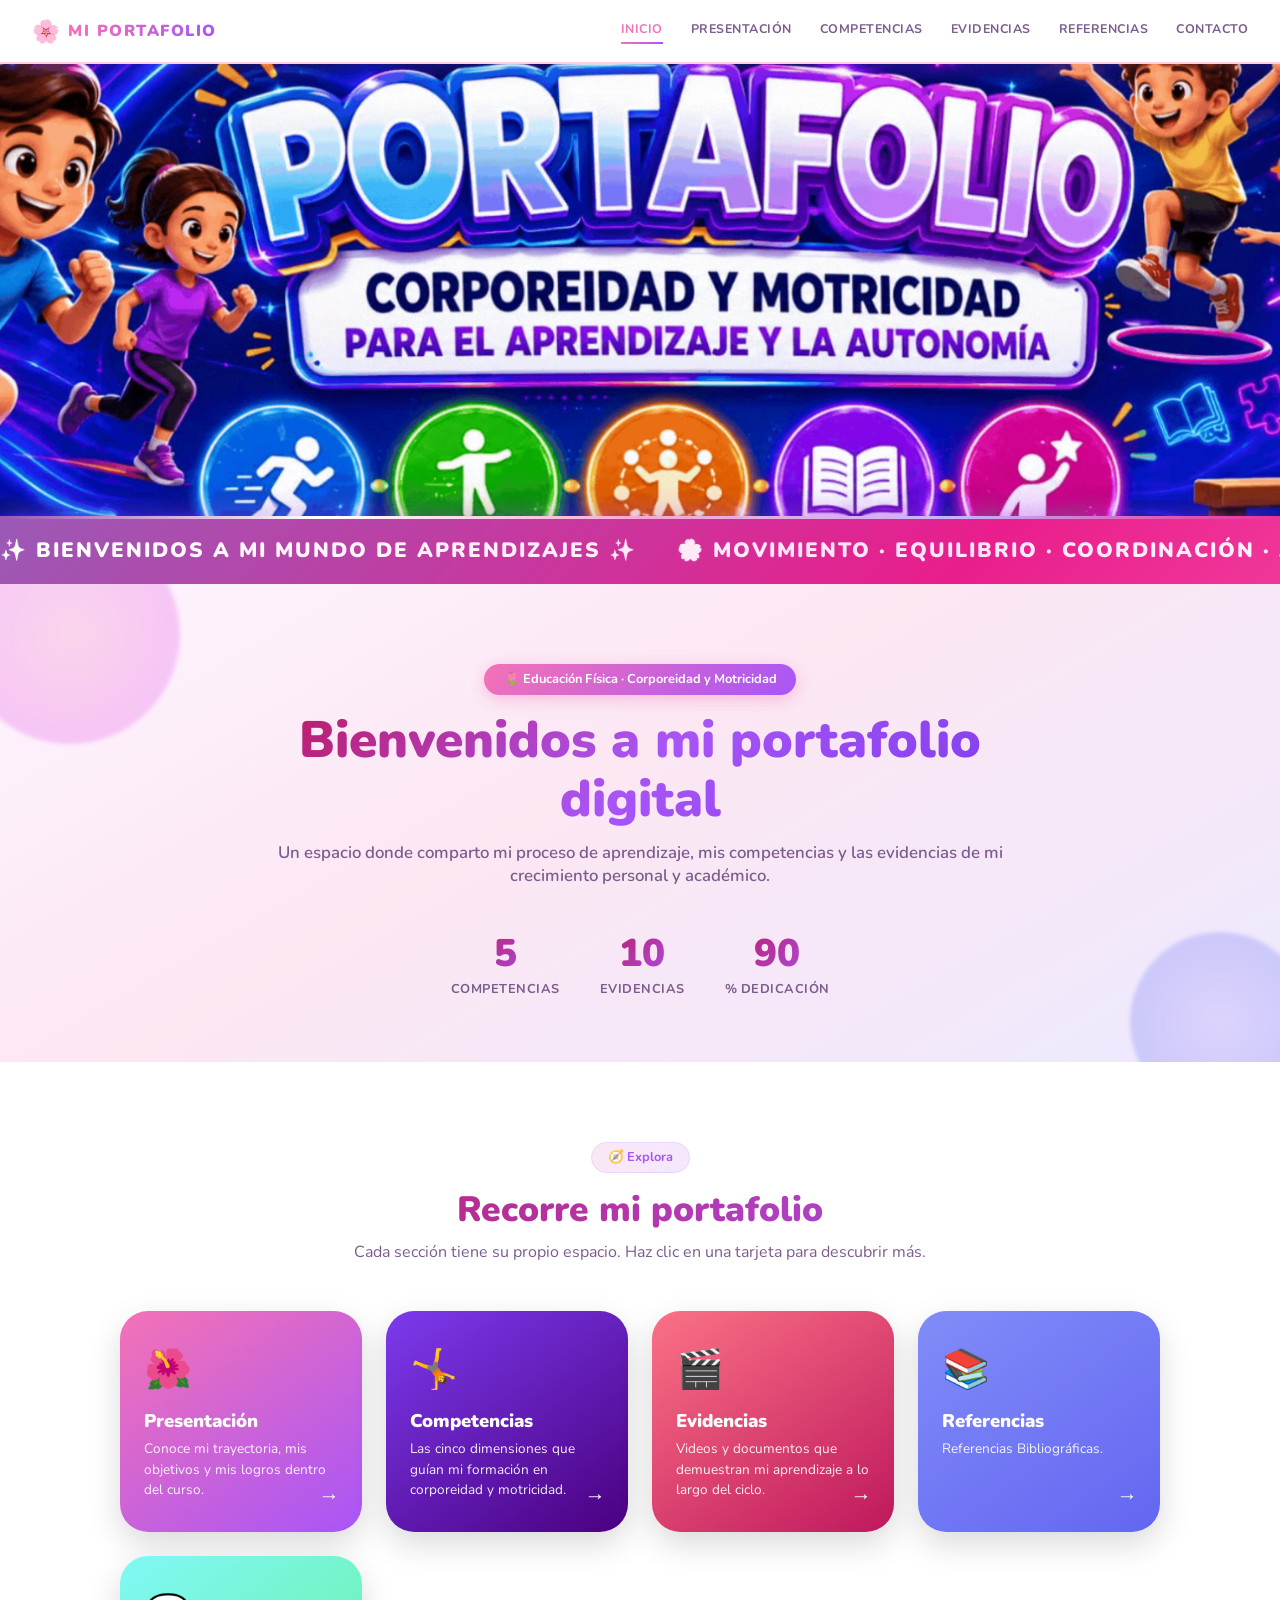
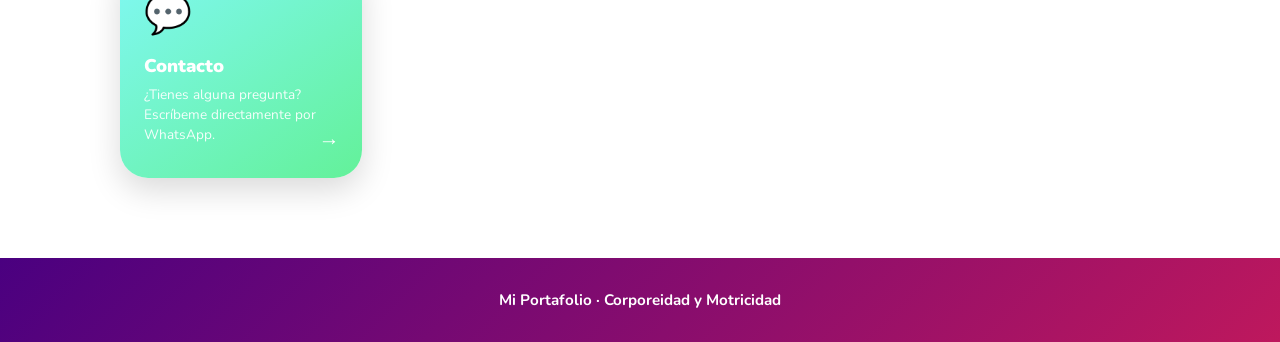
<file: index.html>
<!DOCTYPE html>
<html lang="es">
<head>
  <meta charset="UTF-8"/>
  <meta name="viewport" content="width=device-width, initial-scale=1.0"/>
  <title>MI PORTAFOLIO — Corporeidad y Motricidad</title>
  <link rel="stylesheet" href="style.css"/>
  <link href="https://fonts.googleapis.com/css2?family=Nunito:wght@400;600;700;900&display=swap" rel="stylesheet"/>
</head>
<body>

  <!-- ══ NAVBAR ══ -->
  <header class="navbar">
    <div class="navbar__brand">
      <span class="navbar__logo-icon">🌸</span>
      <span class="navbar__title">MI PORTAFOLIO</span>
    </div>
    <nav class="navbar__links" id="navLinks">
      <a href="index.html" class="navbar__link">INICIO</a>
      <a href="presentacion.html" class="navbar__link">PRESENTACIÓN</a>
      <a href="competencias.html" class="navbar__link">COMPETENCIAS</a>
      <a href="evidencias.html" class="navbar__link">EVIDENCIAS</a>      
      <a href="Referencias.html" class="navbar__link">REFERENCIAS</a>
      <a href="contacto.html" class="navbar__link">CONTACTO</a>
    </nav>
    <button class="navbar__hamburger" onclick="toggleMenu()" aria-label="Menú">☰</button>
  </header>

  <!-- ══ BANNER IMAGEN CON EFECTO CUADRITOS ══ -->
  <section class="img-banner">
    <div class="img-banner__bg" style="background-image: url('imagen1.png');"></div>
    <div class="img-banner__tiles" id="banner-tiles"></div>
    <div class="img-banner__overlay-text">
      <div class="banner-scroll-wrap">
        <div class="banner-scroll">
          ✨ BIENVENIDOS A MI MUNDO DE APRENDIZAJES ✨ &nbsp;&nbsp;&nbsp;
          🌸 MOVIMIENTO · EQUILIBRIO · COORDINACIÓN · APRENDIZAJE · AUTONOMÍA 🌸 &nbsp;&nbsp;&nbsp;
          ✨ BIENVENIDOS A MI MUNDO DE APRENDIZAJES ✨ &nbsp;&nbsp;&nbsp;
          🌸 MOVIMIENTO · EQUILIBRIO · COORDINACIÓN · APRENDIZAJE · AUTONOMÍA 🌸 &nbsp;&nbsp;&nbsp;
        </div>
      </div>
    </div>
  </section>

  <!-- ══ HERO / INTRO ══ -->
  <section class="page-hero" style="margin-top:0;">
    <div class="page-hero__inner">
      <span class="page-hero__badge">🌷 Educación Física · Corporeidad y Motricidad</span>
      <h1 class="page-hero__title">Bienvenidos a mi portafolio digital</h1>
      <p class="page-hero__desc">Un espacio donde comparto mi proceso de aprendizaje, mis competencias y las evidencias de mi crecimiento personal y académico.</p>
      <div class="stats">
        <div class="stat"><div class="stat__num" data-count="5">0</div><div class="stat__label">Competencias</div></div>
        <div class="stat"><div class="stat__num" data-count="10">0</div><div class="stat__label">Evidencias</div></div>
        <div class="stat"><div class="stat__num" data-count="100">0</div><div class="stat__label">% Dedicación</div></div>
      </div>
    </div>
  </section>

  <!-- ══ HUB DE NAVEGACIÓN ══ -->
  <section class="section">
    <div class="container">
        <div class="section__head reveal">
          <span class="section__tag">🧭 Explora</span>
          <h2 class="section__title">Recorre mi portafolio</h2>
          <p class="section__desc">Cada sección tiene su propio espacio. Haz clic en una tarjeta para descubrir más.</p>
        </div>
      <div class="hub-grid">
        <a href="presentacion.html" class="hub-card hub-card--1 reveal reveal--scale">
          <span class="hub-card__icon">🌺</span>
          <h3 class="hub-card__title">Presentación</h3>
          <p class="hub-card__desc">Conoce mi trayectoria, mis objetivos y mis logros dentro del curso.</p>
          <span class="hub-card__arrow">→</span>
        </a>
        <a href="competencias.html" class="hub-card hub-card--2 reveal reveal--scale">
          <span class="hub-card__icon">🤸</span>
          <h3 class="hub-card__title">Competencias</h3>
          <p class="hub-card__desc">Las cinco dimensiones que guían mi formación en corporeidad y motricidad.</p>
          <span class="hub-card__arrow">→</span>
        </a>
        <a href="evidencias.html" class="hub-card hub-card--3 reveal reveal--scale">
          <span class="hub-card__icon">🎬</span>
          <h3 class="hub-card__title">Evidencias</h3>
          <p class="hub-card__desc">Videos y documentos que demuestran mi aprendizaje a lo largo del ciclo.</p>
          <span class="hub-card__arrow">→</span>
        </a>
        <a href="Referencias.html" class="hub-card hub-card--4 reveal reveal--scale">
          <span class="hub-card__icon">📚</span>
          <h3 class="hub-card__title">Referencias</h3>
          <p class="hub-card__desc">Referencias Bibliográficas.</p>
          <span class="hub-card__arrow">→</span>
        </a>
        <a href="contacto.html" class="hub-card hub-card--5 reveal reveal--scale">
          <span class="hub-card__icon">💬</span>
          <h3 class="hub-card__title">Contacto</h3>
          <p class="hub-card__desc">¿Tienes alguna pregunta? Escríbeme directamente por WhatsApp.</p>
          <span class="hub-card__arrow">→</span>
        </a>
      </div>
    </div>
  </section>

  <!-- ══ FOOTER ══ -->
  <footer class="footer">
    <p class="footer__text">Mi Portafolio · Corporeidad y Motricidad</p>
  </footer>

  <button class="scrolltop" id="scrollTop" aria-label="Volver arriba">↑</button>

  <script src="script.js"></script>
  <script>
    const stBtn = document.getElementById('scrollTop');
    window.addEventListener('scroll', ()=> stBtn.classList.toggle('scrolltop--show', window.scrollY > 400));
    stBtn.addEventListener('click', ()=> window.scrollTo({top:0, behavior:'smooth'}));
  </script>
</body>
</html>
</file>
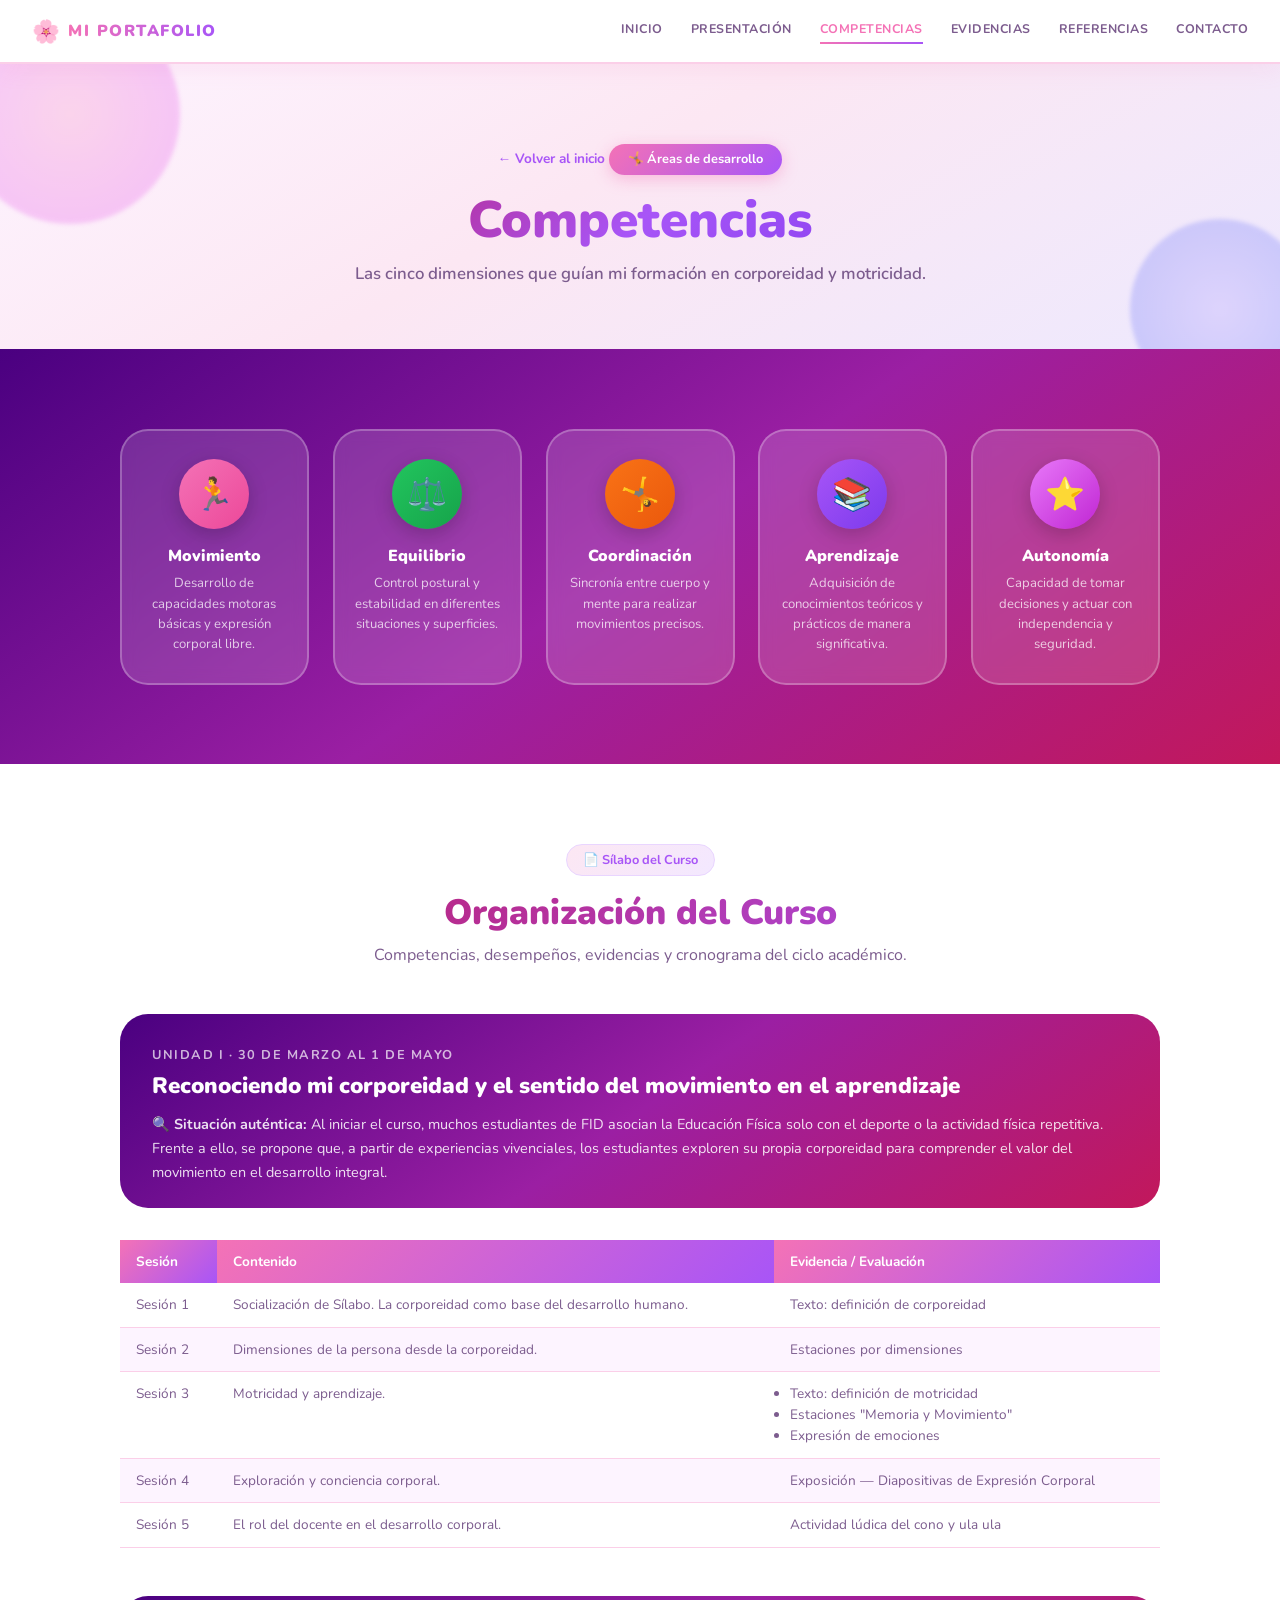
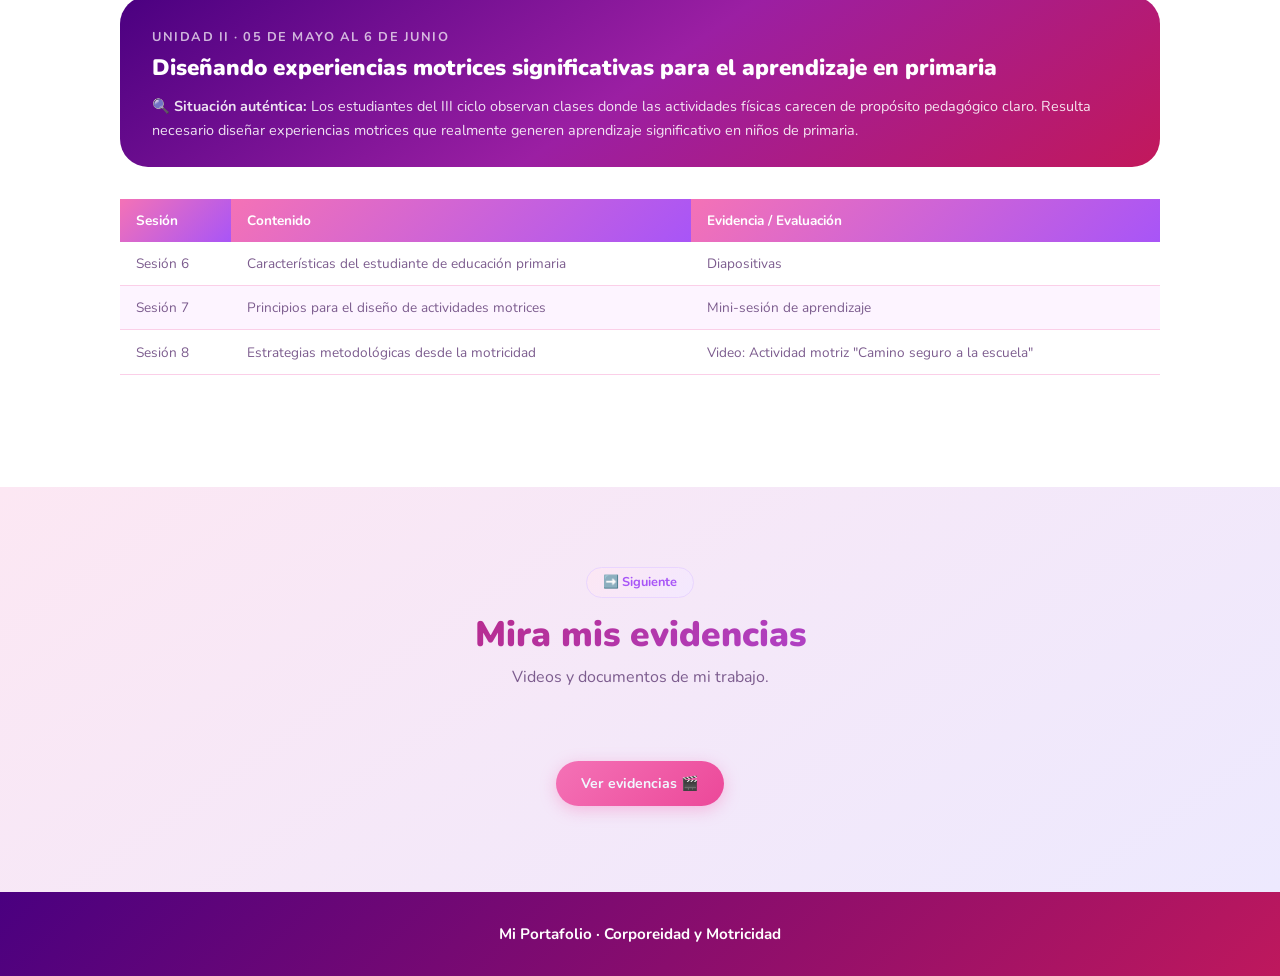
<file: competencias.html>
<!DOCTYPE html>
<html lang="es">
<head>
  <meta charset="UTF-8"/>
  <meta name="viewport" content="width=device-width, initial-scale=1.0"/>
  <title>Competencias — MI PORTAFOLIO</title>
  <link rel="stylesheet" href="style.css"/>
  <link href="https://fonts.googleapis.com/css2?family=Nunito:wght@400;600;700;900&display=swap" rel="stylesheet"/>
</head>
<body>

  <header class="navbar">
    <div class="navbar__brand">
      <span class="navbar__logo-icon">🌸</span>
      <span class="navbar__title">MI PORTAFOLIO</span>
    </div>
    <nav class="navbar__links" id="navLinks">
      <a href="index.html" class="navbar__link">INICIO</a>
      <a href="presentacion.html" class="navbar__link">PRESENTACIÓN</a>
      <a href="competencias.html" class="navbar__link">COMPETENCIAS</a>
      <a href="evidencias.html" class="navbar__link">EVIDENCIAS</a>      
      <a href="Referencias.html" class="navbar__link">REFERENCIAS</a>
      <a href="contacto.html" class="navbar__link">CONTACTO</a>
    </nav>
    <button class="navbar__hamburger" onclick="toggleMenu()" aria-label="Menú">☰</button>
  </header>

  <section class="page-hero">
    <div class="page-hero__inner">
      <a href="index.html" class="back-link">← Volver al inicio</a>
      <span class="page-hero__badge">🤸 Áreas de desarrollo</span>
      <h1 class="page-hero__title">Competencias</h1>
      <p class="page-hero__desc">Las cinco dimensiones que guían mi formación en corporeidad y motricidad.</p>
    </div>
  </section>

  <!-- ══ COMPETENCIAS CARDS ══ -->
  <section class="section section--grad">
    <div class="container">
      <div class="comp-grid">
        <div class="comp-card reveal reveal--scale">
          <div class="comp-card__circle comp-card__circle--1">🏃</div>
          <h3 class="comp-card__name">Movimiento</h3>
          <p class="comp-card__desc">Desarrollo de capacidades motoras básicas y expresión corporal libre.</p>
        </div>
        <div class="comp-card reveal reveal--scale">
          <div class="comp-card__circle comp-card__circle--2">⚖️</div>
          <h3 class="comp-card__name">Equilibrio</h3>
          <p class="comp-card__desc">Control postural y estabilidad en diferentes situaciones y superficies.</p>
        </div>
        <div class="comp-card reveal reveal--scale">
          <div class="comp-card__circle comp-card__circle--3">🤸</div>
          <h3 class="comp-card__name">Coordinación</h3>
          <p class="comp-card__desc">Sincronía entre cuerpo y mente para realizar movimientos precisos.</p>
        </div>
        <div class="comp-card reveal reveal--scale">
          <div class="comp-card__circle comp-card__circle--4">📚</div>
          <h3 class="comp-card__name">Aprendizaje</h3>
          <p class="comp-card__desc">Adquisición de conocimientos teóricos y prácticos de manera significativa.</p>
        </div>
        <div class="comp-card reveal reveal--scale">
          <div class="comp-card__circle comp-card__circle--5">⭐</div>
          <h3 class="comp-card__name">Autonomía</h3>
          <p class="comp-card__desc">Capacidad de tomar decisiones y actuar con independencia y seguridad.</p>
        </div>
      </div>
    </div>
  </section>

  <!-- ══ SÍLABO ══ -->
  <section class="section">
    <div class="container">
      <div class="section__head reveal">
        <span class="section__tag">📄 Sílabo del Curso</span>
        <h2 class="section__title">Organización del Curso</h2>
        <p class="section__desc">Competencias, desempeños, evidencias y cronograma del ciclo académico.</p>
      </div>

      <!-- Unidad I -->
      <div class="unidad-header reveal">
        <div class="unidad-header__num">Unidad I · 30 de marzo al 1 de mayo</div>
        <div class="unidad-header__title">Reconociendo mi corporeidad y el sentido del movimiento en el aprendizaje</div>
        <div class="unidad-header__situacion">🔍 <strong>Situación auténtica:</strong> Al iniciar el curso, muchos estudiantes de FID asocian la Educación Física solo con el deporte o la actividad física repetitiva. Frente a ello, se propone que, a partir de experiencias vivenciales, los estudiantes exploren su propia corporeidad para comprender el valor del movimiento en el desarrollo integral.</div>
      </div>
      <div class="silabo-wrap reveal" style="margin-bottom:2rem;">
        <table class="silabo-table">
          <thead>
            <tr>
              <th>Sesión</th>
              <th>Contenido</th>
              <th>Evidencia / Evaluación</th>
            </tr>
          </thead>
          <tbody>
            <tr><td>Sesión 1</td><td>Socialización de Sílabo. La corporeidad como base del desarrollo humano.</td><td>Texto: definición de corporeidad</td></tr>
            <tr><td>Sesión 2</td><td>Dimensiones de la persona desde la corporeidad.</td><td>Estaciones por dimensiones</td></tr>
            <tr><td>Sesión 3</td><td>Motricidad y aprendizaje.</td><td>
              <ul class="evidencia-list">
                <li>Texto: definición de motricidad</li>
                <li>Estaciones "Memoria y Movimiento"</li>
                <li>Expresión de emociones</li>
              </ul>
            </td></tr>
            <tr><td>Sesión 4</td><td>Exploración y conciencia corporal.</td><td>Exposición — Diapositivas de Expresión Corporal</td></tr>
            <tr><td>Sesión 5</td><td>El rol del docente en el desarrollo corporal.</td><td>Actividad lúdica del cono y ula ula</td></tr>
          </tbody>
        </table>
      </div>
     
      <!-- Unidad II -->
      <div class="unidad-header reveal" style="margin-top:3rem;">
        <div class="unidad-header__num">Unidad II · 05 de mayo al 6 de junio</div>
        <div class="unidad-header__title">Diseñando experiencias motrices significativas para el aprendizaje en primaria</div>
        <div class="unidad-header__situacion">🔍 <strong>Situación auténtica:</strong> Los estudiantes del III ciclo observan clases donde las actividades físicas carecen de propósito pedagógico claro. Resulta necesario diseñar experiencias motrices que realmente generen aprendizaje significativo en niños de primaria.</div>
      </div>
      <div class="silabo-wrap reveal" style="margin-bottom:2rem;">
        <table class="silabo-table">
          <thead>
            <tr>
              <th>Sesión</th>
              <th>Contenido</th>
              <th>Evidencia / Evaluación</th>
            </tr>
          </thead>
          <tbody>
            <tr><td>Sesión 6</td><td>Características del estudiante de educación primaria</td><td>Diapositivas</td></tr>
            <tr><td>Sesión 7</td><td>Principios para el diseño de actividades motrices</td><td>Mini-sesión de aprendizaje</td></tr>
            <tr><td>Sesión 8</td><td>Estrategias metodológicas desde la motricidad</td><td> Video: Actividad motriz "Camino seguro a la escuela"</td></tr>
          </tbody>
        </table>
      </div>
      

      
  </section>

  <section class="section section--contact">
    <div class="container container--center reveal">
      <div class="section__head">
        <span class="section__tag">➡️ Siguiente</span>
        <h2 class="section__title">Mira mis evidencias</h2>
        <p class="section__desc">Videos y documentos de mi trabajo.</p>
      </div>
      <a href="evidencias.html" class="btn btn--pink">Ver evidencias 🎬</a>
    </div>
  </section>

  <footer class="footer">
    <p class="footer__text">Mi Portafolio · Corporeidad y Motricidad</p>
  </footer>

  <button class="scrolltop" id="scrollTop" aria-label="Volver arriba">↑</button>

  <script src="script.js"></script>
  <script>
    const stBtn = document.getElementById('scrollTop');
    window.addEventListener('scroll', ()=> stBtn.classList.toggle('scrolltop--show', window.scrollY > 400));
    stBtn.addEventListener('click', ()=> window.scrollTo({top:0, behavior:'smooth'}));
  </script>
</body>
</html>
</file>
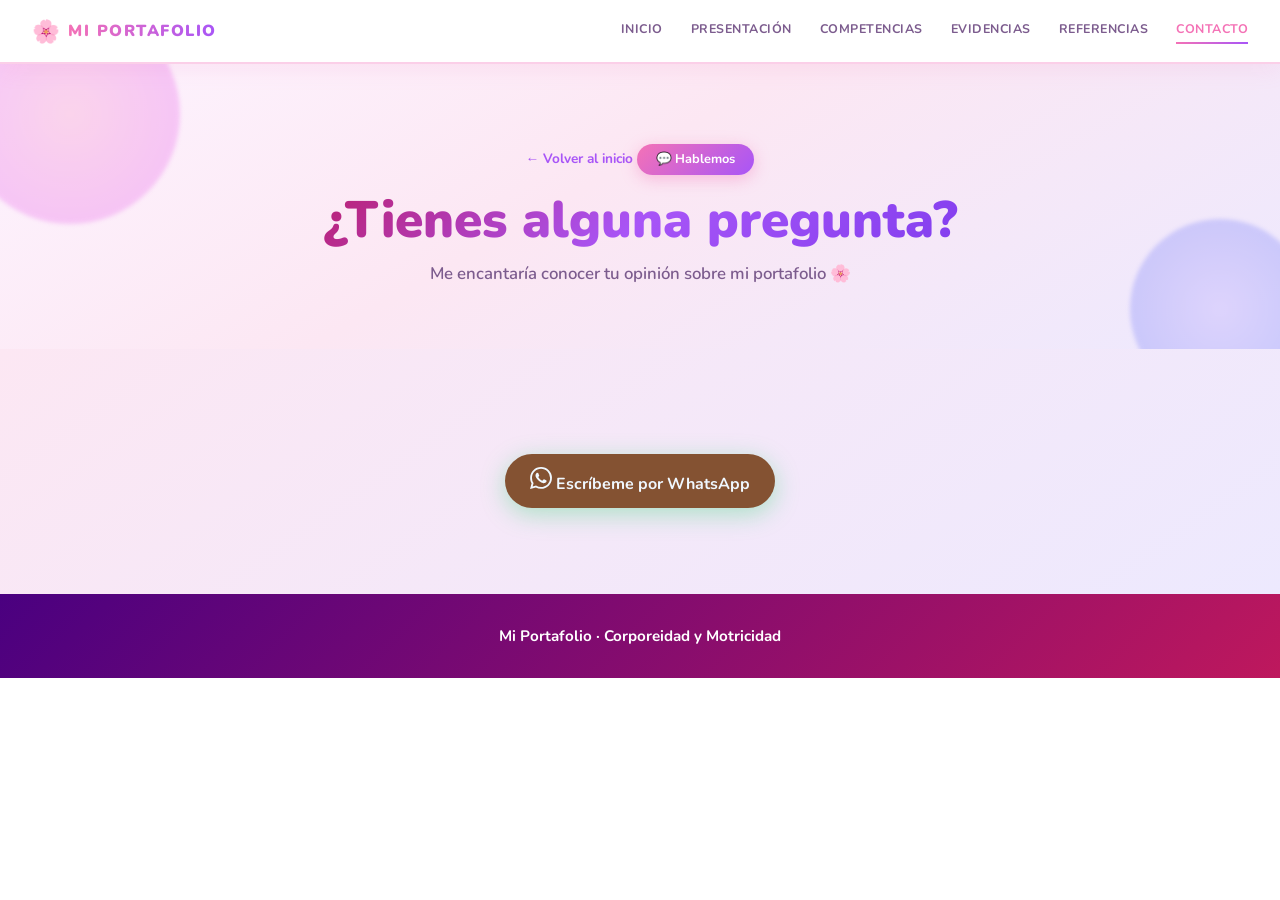
<file: contacto.html>
<!DOCTYPE html>
<html lang="es">
<head>
  <meta charset="UTF-8"/>
  <meta name="viewport" content="width=device-width, initial-scale=1.0"/>
  <title>Contacto — MI PORTAFOLIO</title>
  <link rel="stylesheet" href="style.css"/>
  <link href="https://fonts.googleapis.com/css2?family=Nunito:wght@400;600;700;900&display=swap" rel="stylesheet"/>
</head>
<body>

  <header class="navbar">
    <div class="navbar__brand">
      <span class="navbar__logo-icon">🌸</span>
      <span class="navbar__title">MI PORTAFOLIO</span>
    </div>
    <nav class="navbar__links" id="navLinks">
      <a href="index.html" class="navbar__link">INICIO</a>
      <a href="presentacion.html" class="navbar__link">PRESENTACIÓN</a>
      <a href="competencias.html" class="navbar__link">COMPETENCIAS</a>
      <a href="evidencias.html" class="navbar__link">EVIDENCIAS</a>      
      <a href="Referencias.html" class="navbar__link">REFERENCIAS</a>
      <a href="contacto.html" class="navbar__link">CONTACTO</a>
    </nav>
    <button class="navbar__hamburger" onclick="toggleMenu()" aria-label="Menú">☰</button>
  </header>

  <section class="page-hero">
    <div class="page-hero__inner">
      <a href="index.html" class="back-link">← Volver al inicio</a>
      <span class="page-hero__badge">💬 Hablemos</span>
      <h1 class="page-hero__title">¿Tienes alguna pregunta?</h1>
      <p class="page-hero__desc">Me encantaría conocer tu opinión sobre mi portafolio 🌸</p>
    </div>
  </section>

  <section class="section section--contact">
    <div class="container container--center reveal reveal--scale">
      <a href="https://wa.me/51931507562?text=Hola%2C%20bienvenido%20a%20mi%20portafolio%20%F0%9F%8C%B8" target="_blank" class="btn btn--whatsapp">
        <svg xmlns="http://www.w3.org/2000/svg" width="22" height="22" fill="currentColor" viewBox="0 0 24 24"><path d="M17.472 14.382c-.297-.149-1.758-.867-2.03-.967-.273-.099-.471-.148-.67.15-.197.297-.767.966-.94 1.164-.173.199-.347.223-.644.075-.297-.15-1.255-.463-2.39-1.475-.883-.788-1.48-1.761-1.653-2.059-.173-.297-.018-.458.13-.606.134-.133.298-.347.446-.52.149-.174.198-.298.298-.497.099-.198.05-.371-.025-.52-.075-.149-.669-1.612-.916-2.207-.242-.579-.487-.5-.669-.51-.173-.008-.371-.01-.57-.01-.198 0-.52.074-.792.372-.272.297-1.04 1.016-1.04 2.479 0 1.462 1.065 2.875 1.213 3.074.149.198 2.096 3.2 5.077 4.487.709.306 1.262.489 1.694.625.712.227 1.36.195 1.871.118.571-.085 1.758-.719 2.006-1.413.248-.694.248-1.289.173-1.413-.074-.124-.272-.198-.57-.347m-5.421 7.403h-.004a9.87 9.87 0 01-5.031-1.378l-.361-.214-3.741.982.998-3.648-.235-.374a9.86 9.86 0 01-1.51-5.26c.001-5.45 4.436-9.884 9.888-9.884 2.64 0 5.122 1.03 6.988 2.898a9.825 9.825 0 012.893 6.994c-.003 5.45-4.437 9.884-9.885 9.884m8.413-18.297A11.815 11.815 0 0012.05 0C5.495 0 .16 5.335.157 11.892c0 2.096.547 4.142 1.588 5.945L.057 24l6.305-1.654a11.882 11.882 0 005.683 1.448h.005c6.554 0 11.89-5.335 11.893-11.893a11.821 11.821 0 00-3.48-8.413z"/></svg>
        Escríbeme por WhatsApp
      </a>
    </div>
  </section>

  <footer class="footer">
    <p class="footer__text">Mi Portafolio · Corporeidad y Motricidad</p>
  </footer>

  <button class="scrolltop" id="scrollTop" aria-label="Volver arriba">↑</button>

  <script src="script.js"></script>
  <script>
    const stBtn = document.getElementById('scrollTop');
    window.addEventListener('scroll', ()=> stBtn.classList.toggle('scrolltop--show', window.scrollY > 400));
    stBtn.addEventListener('click', ()=> window.scrollTo({top:0, behavior:'smooth'}));
  </script>
</body>
</html>
</file>
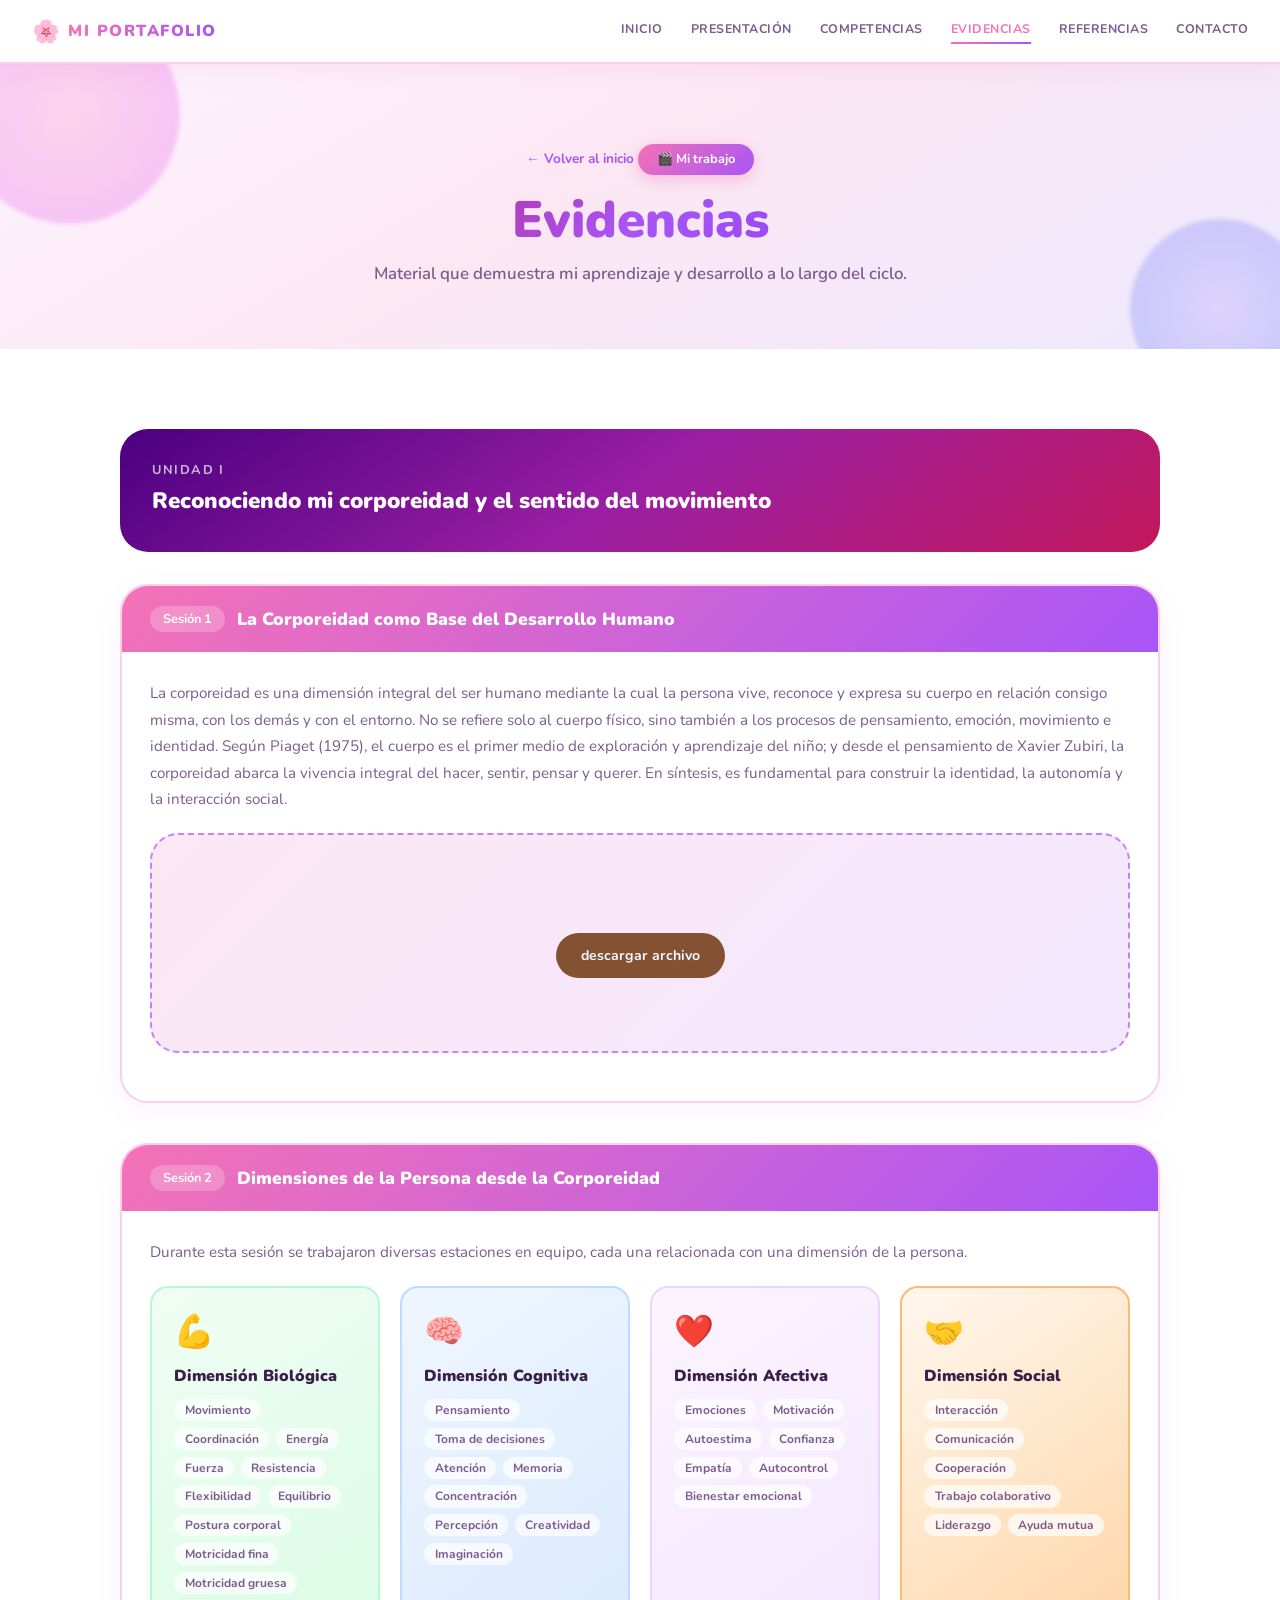
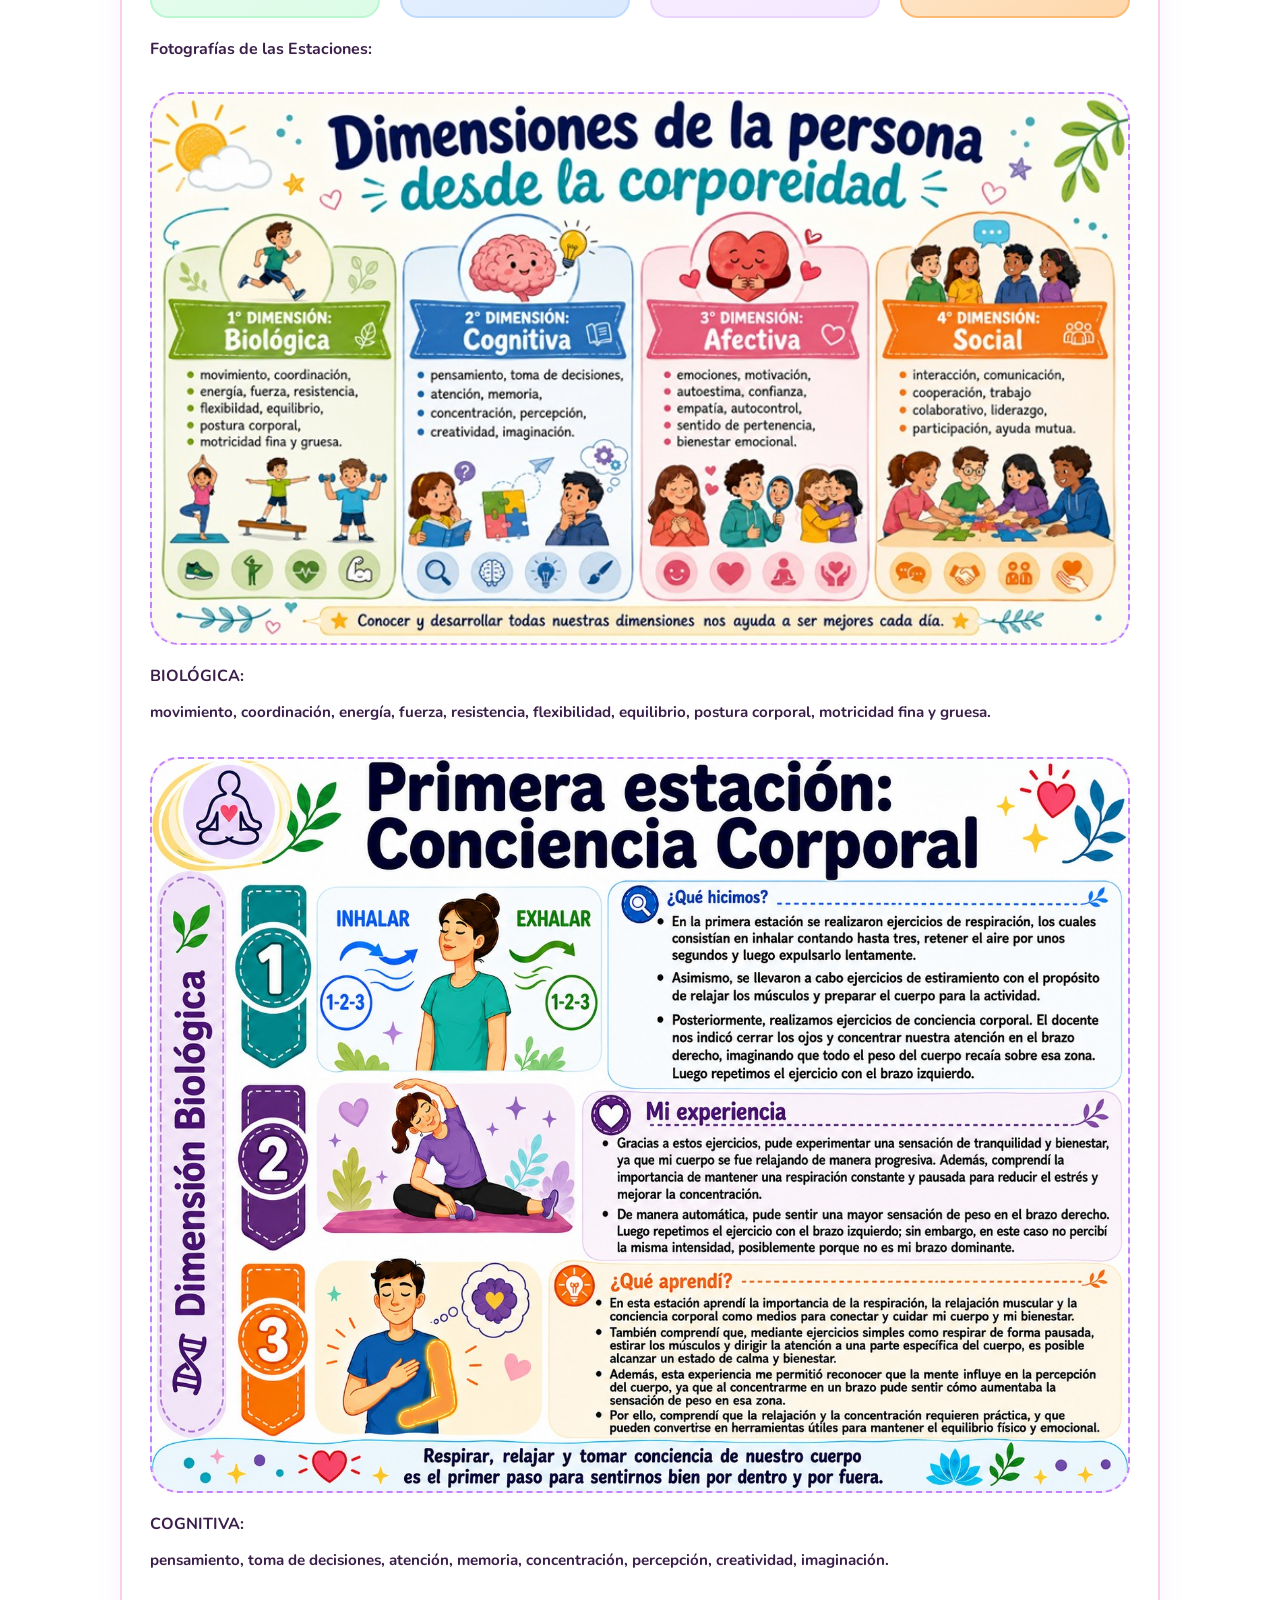
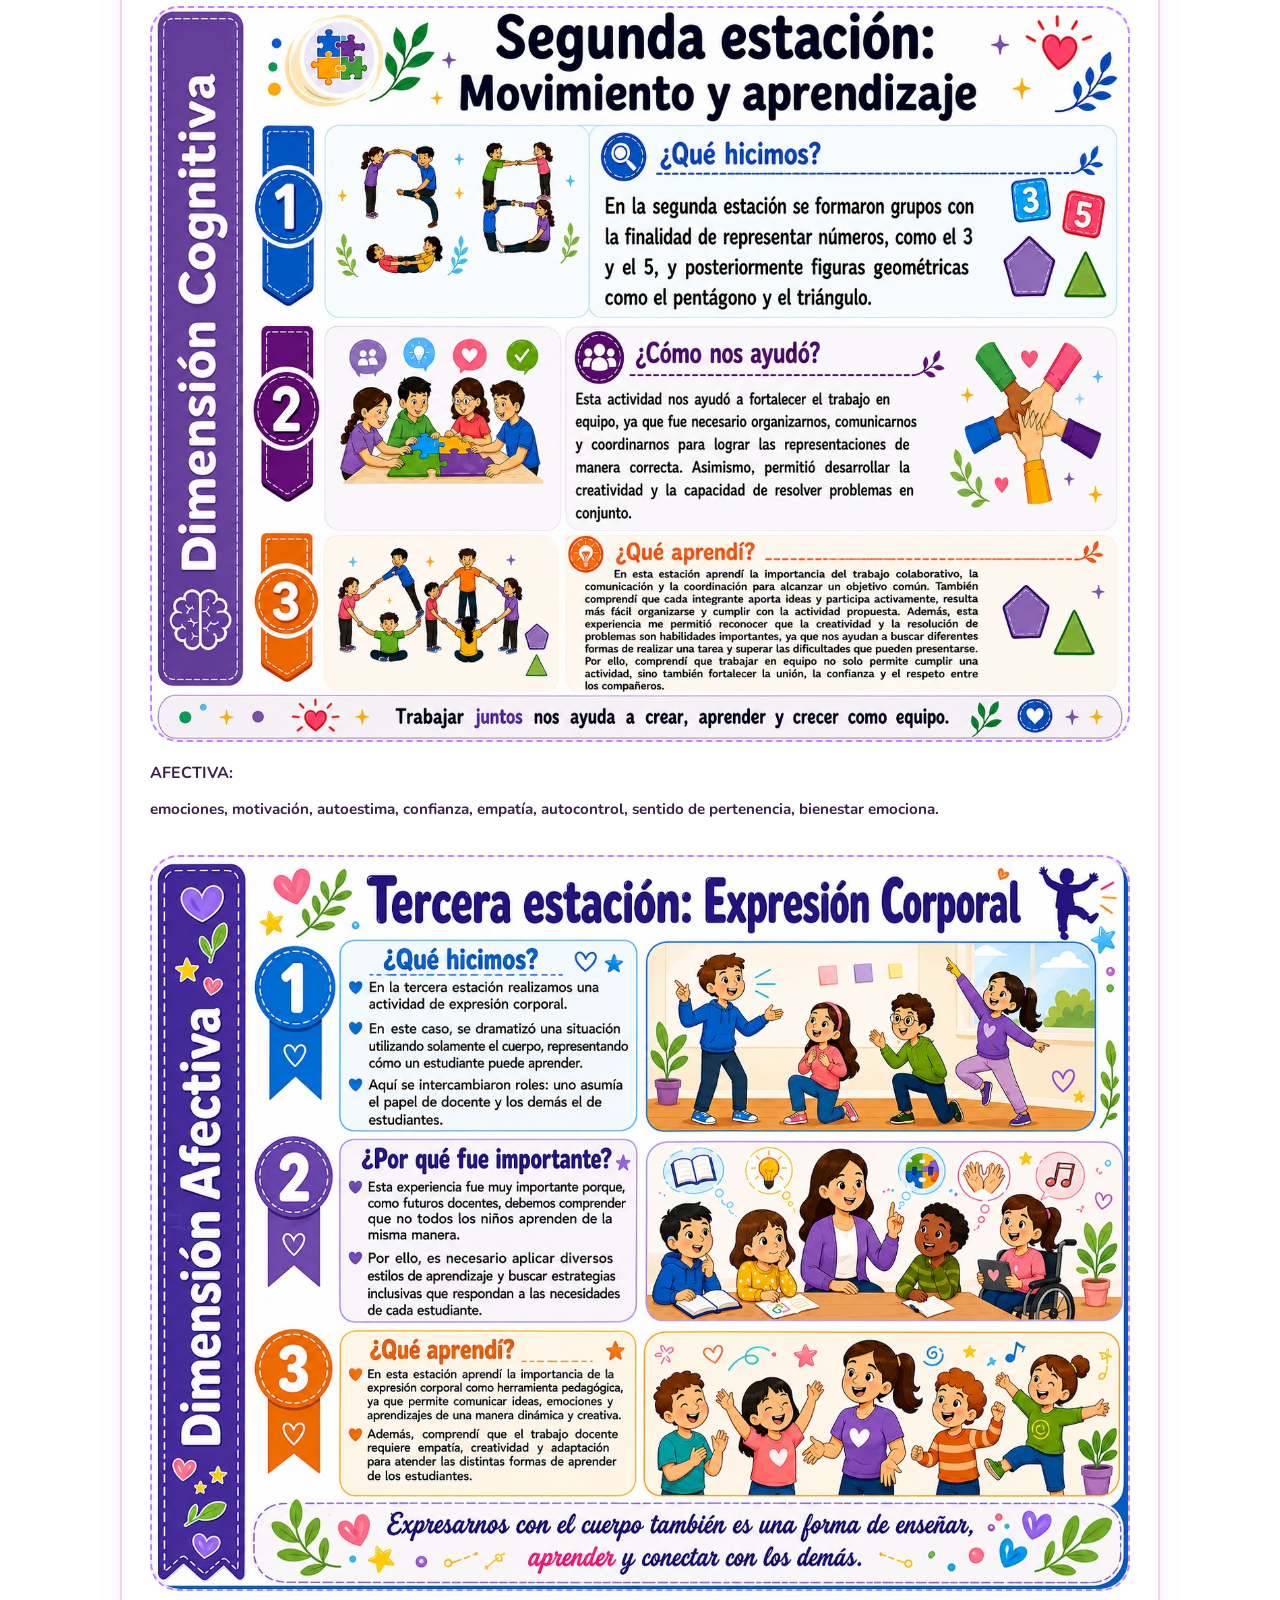
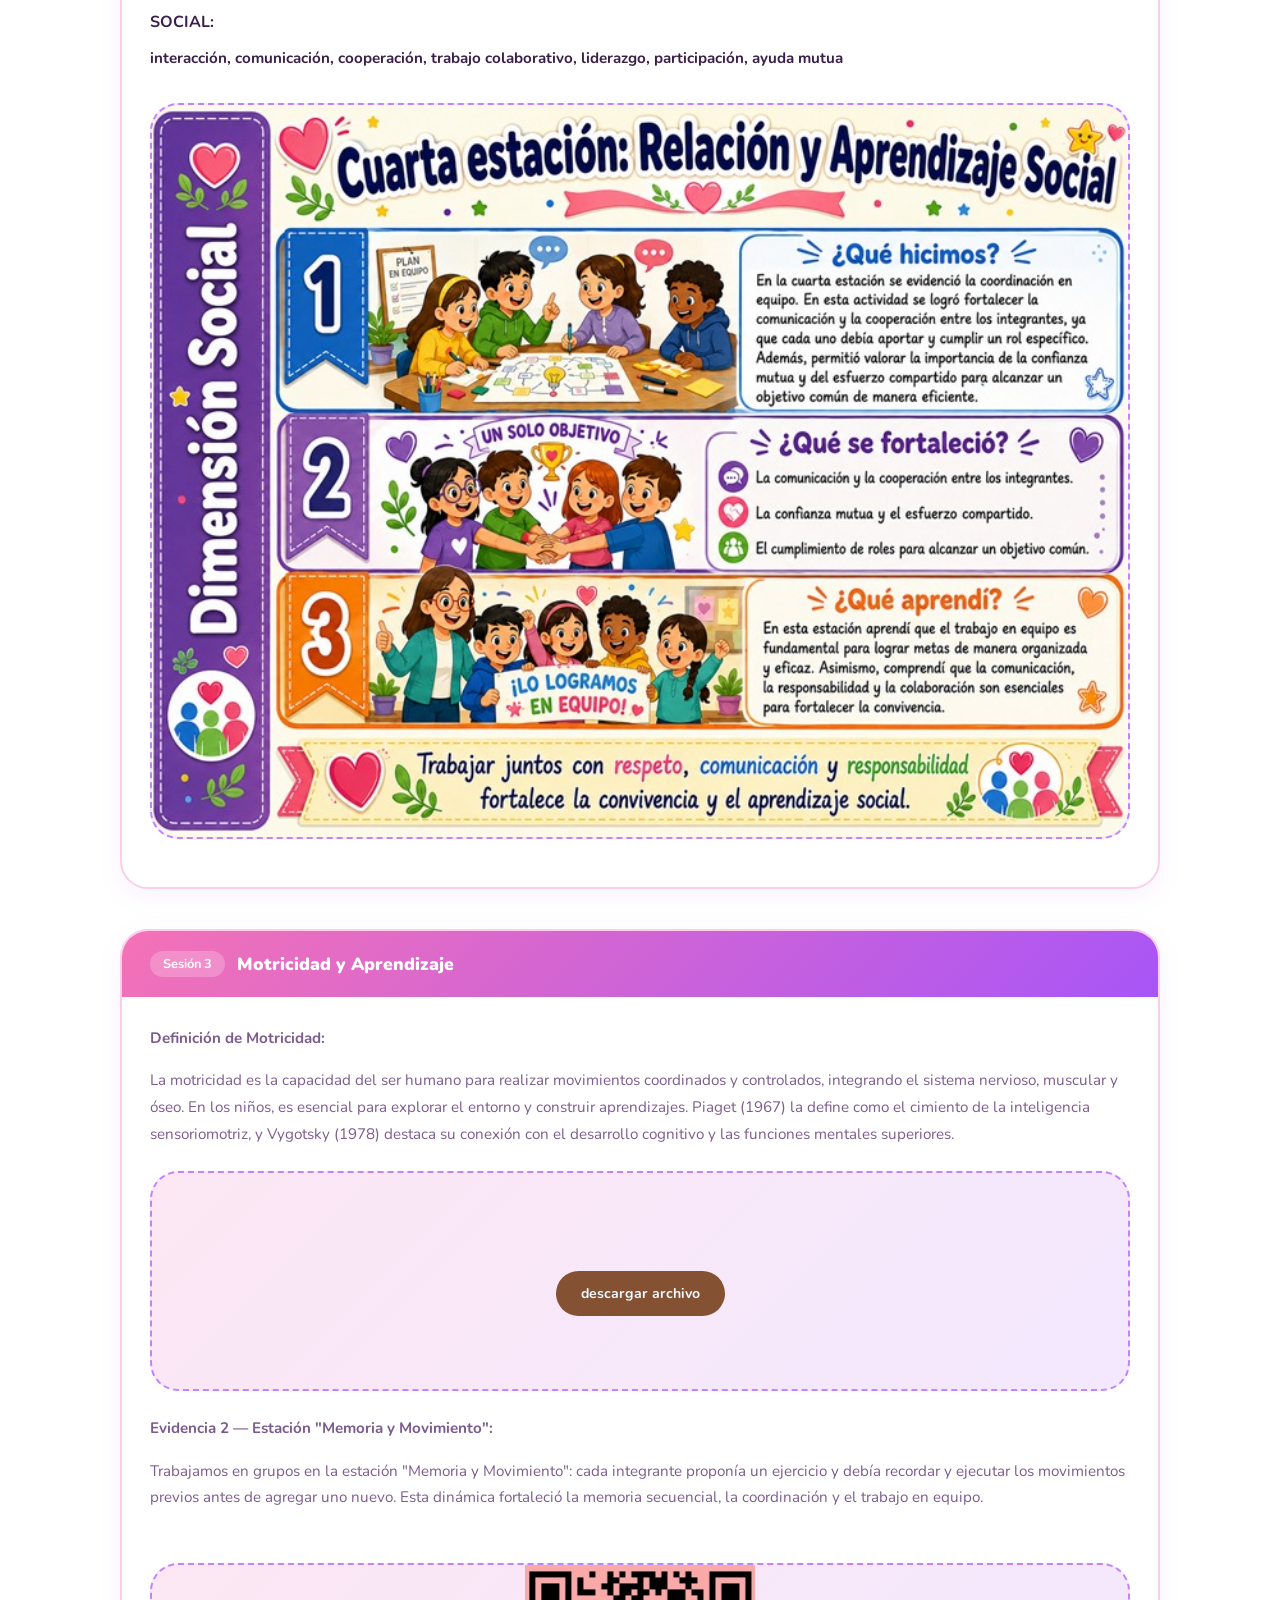
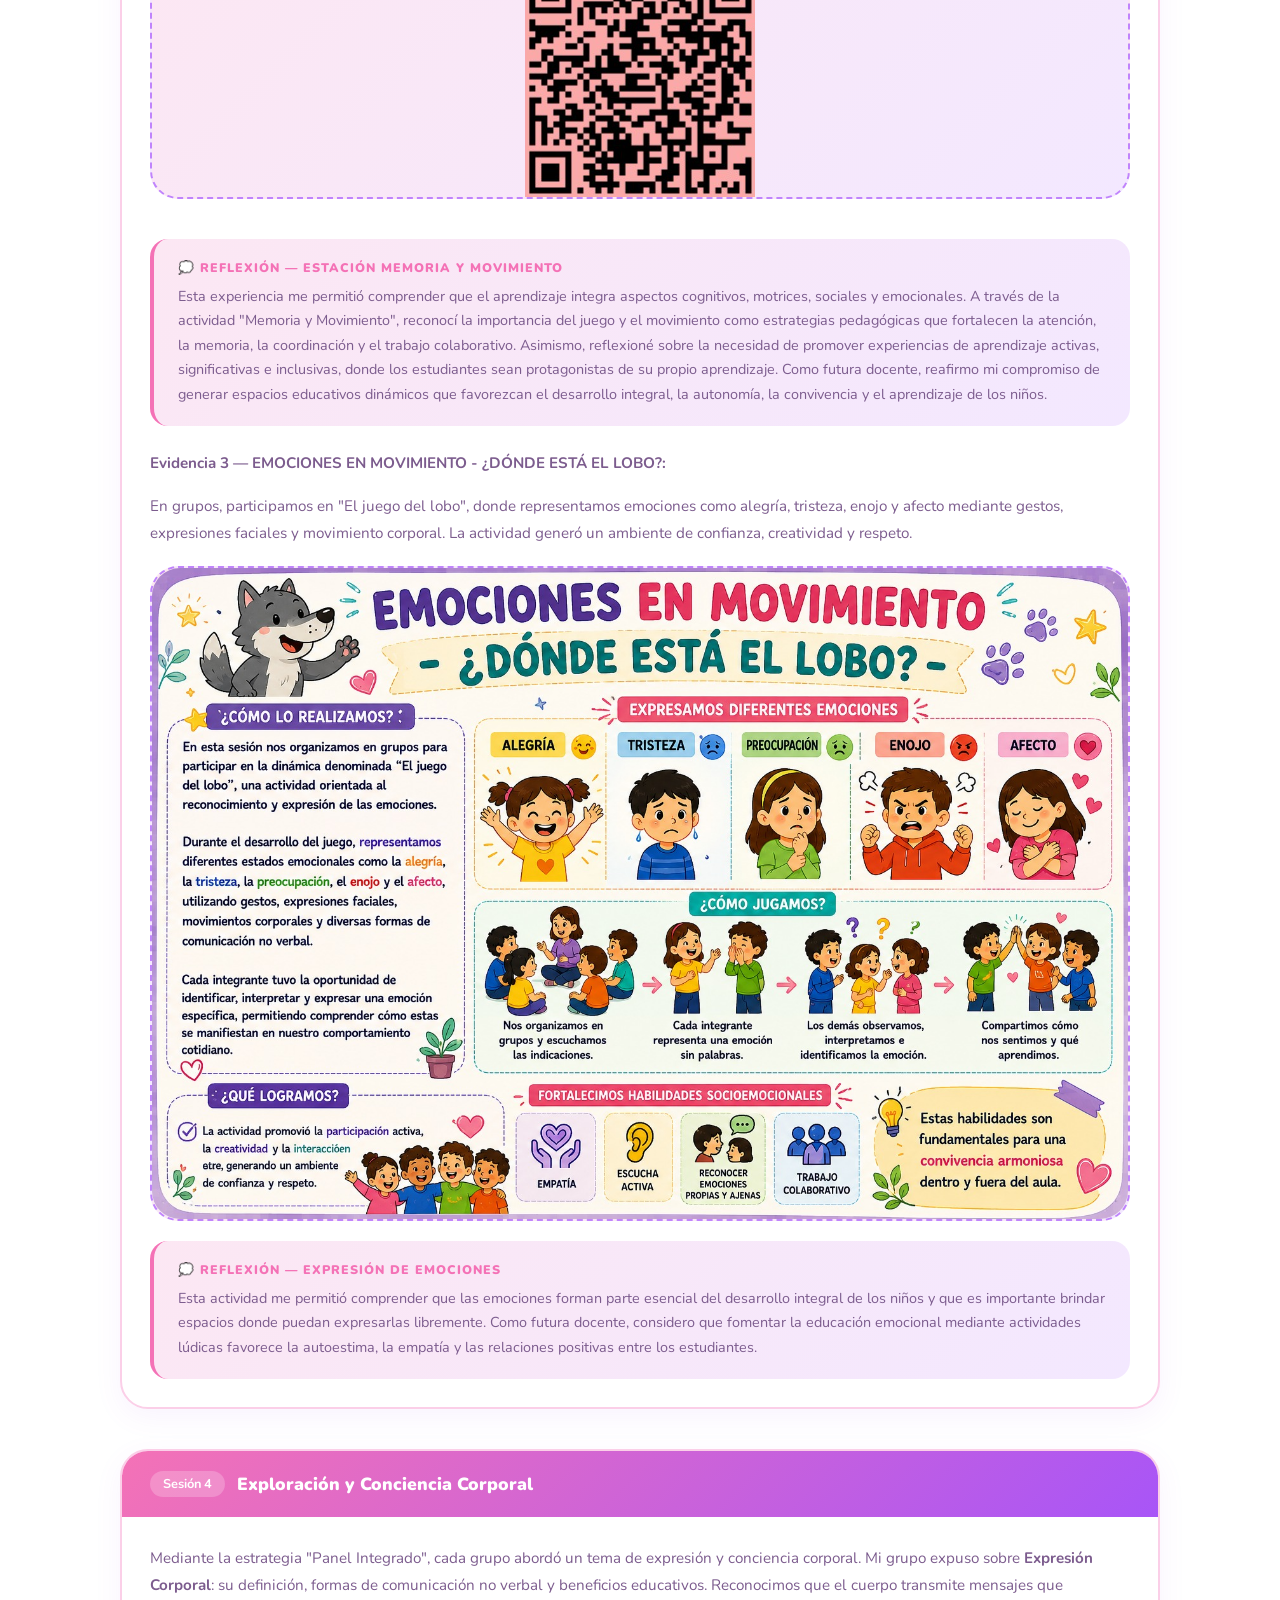
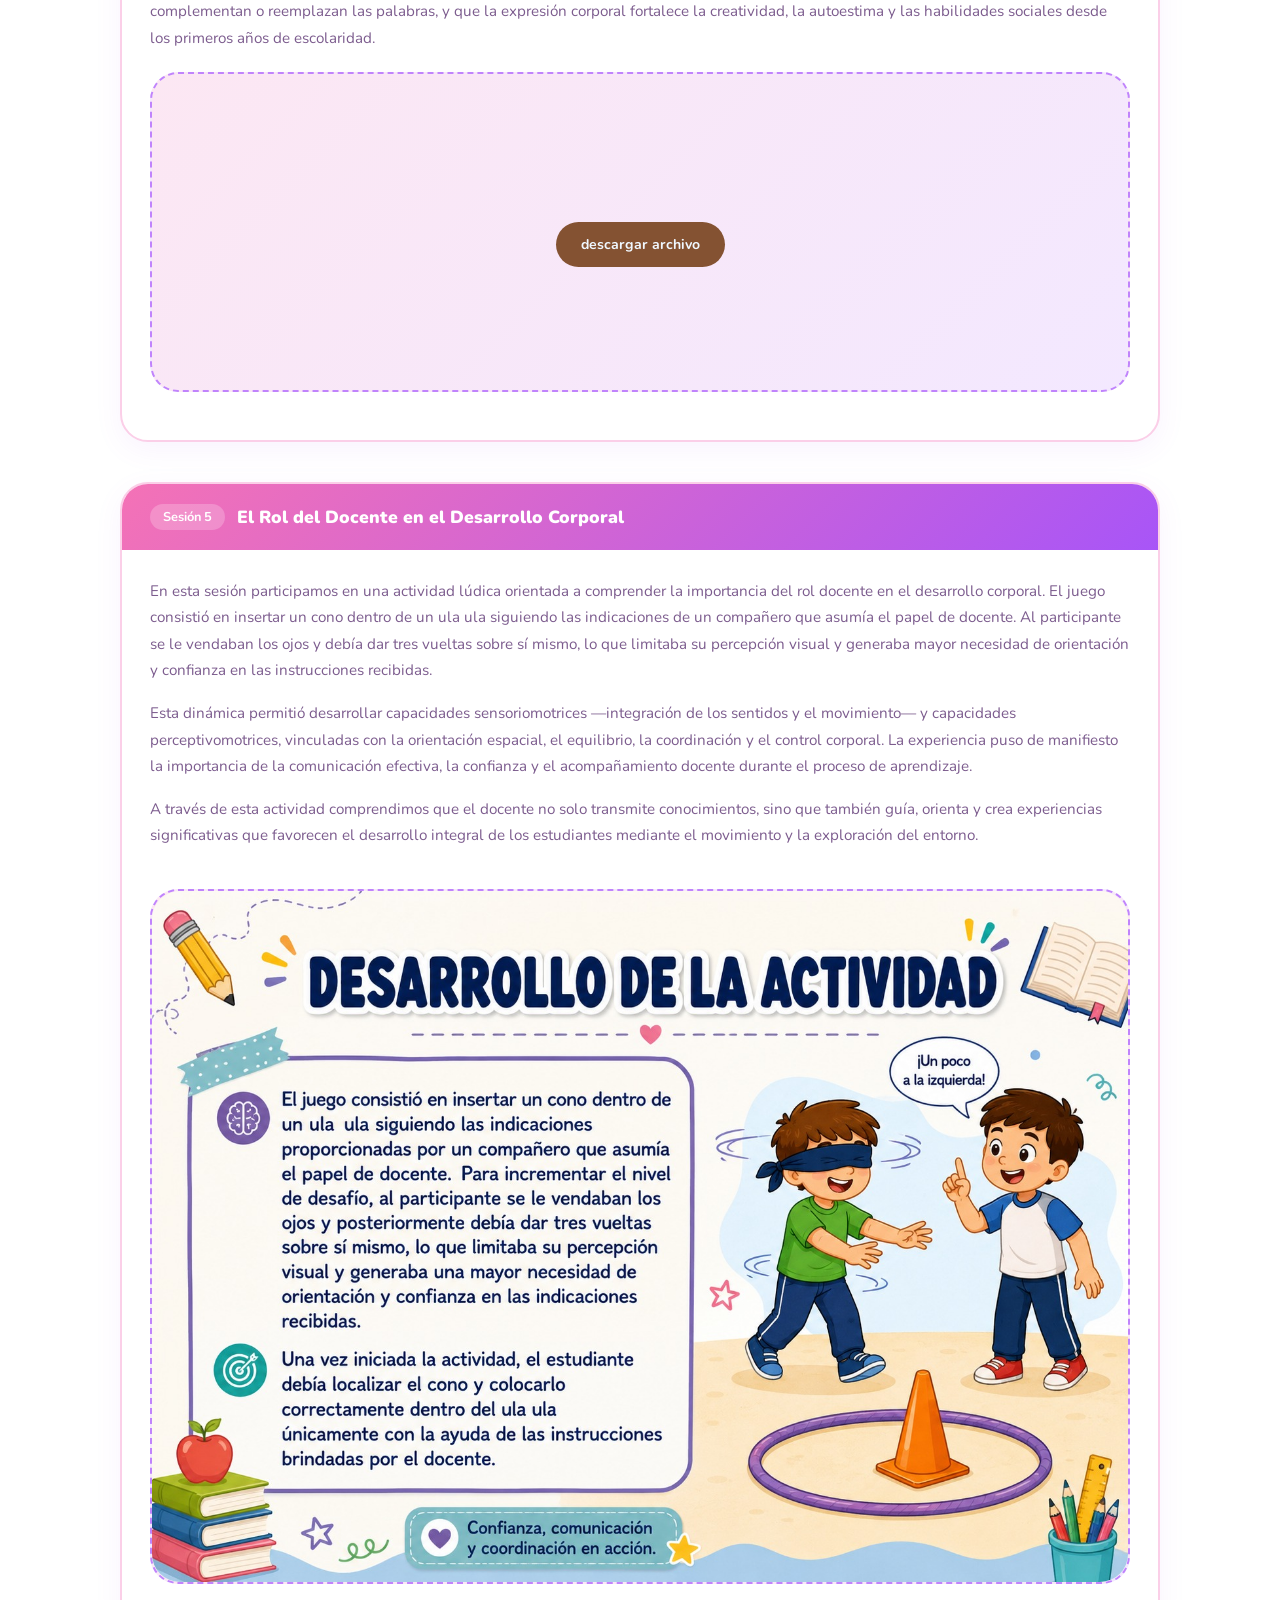
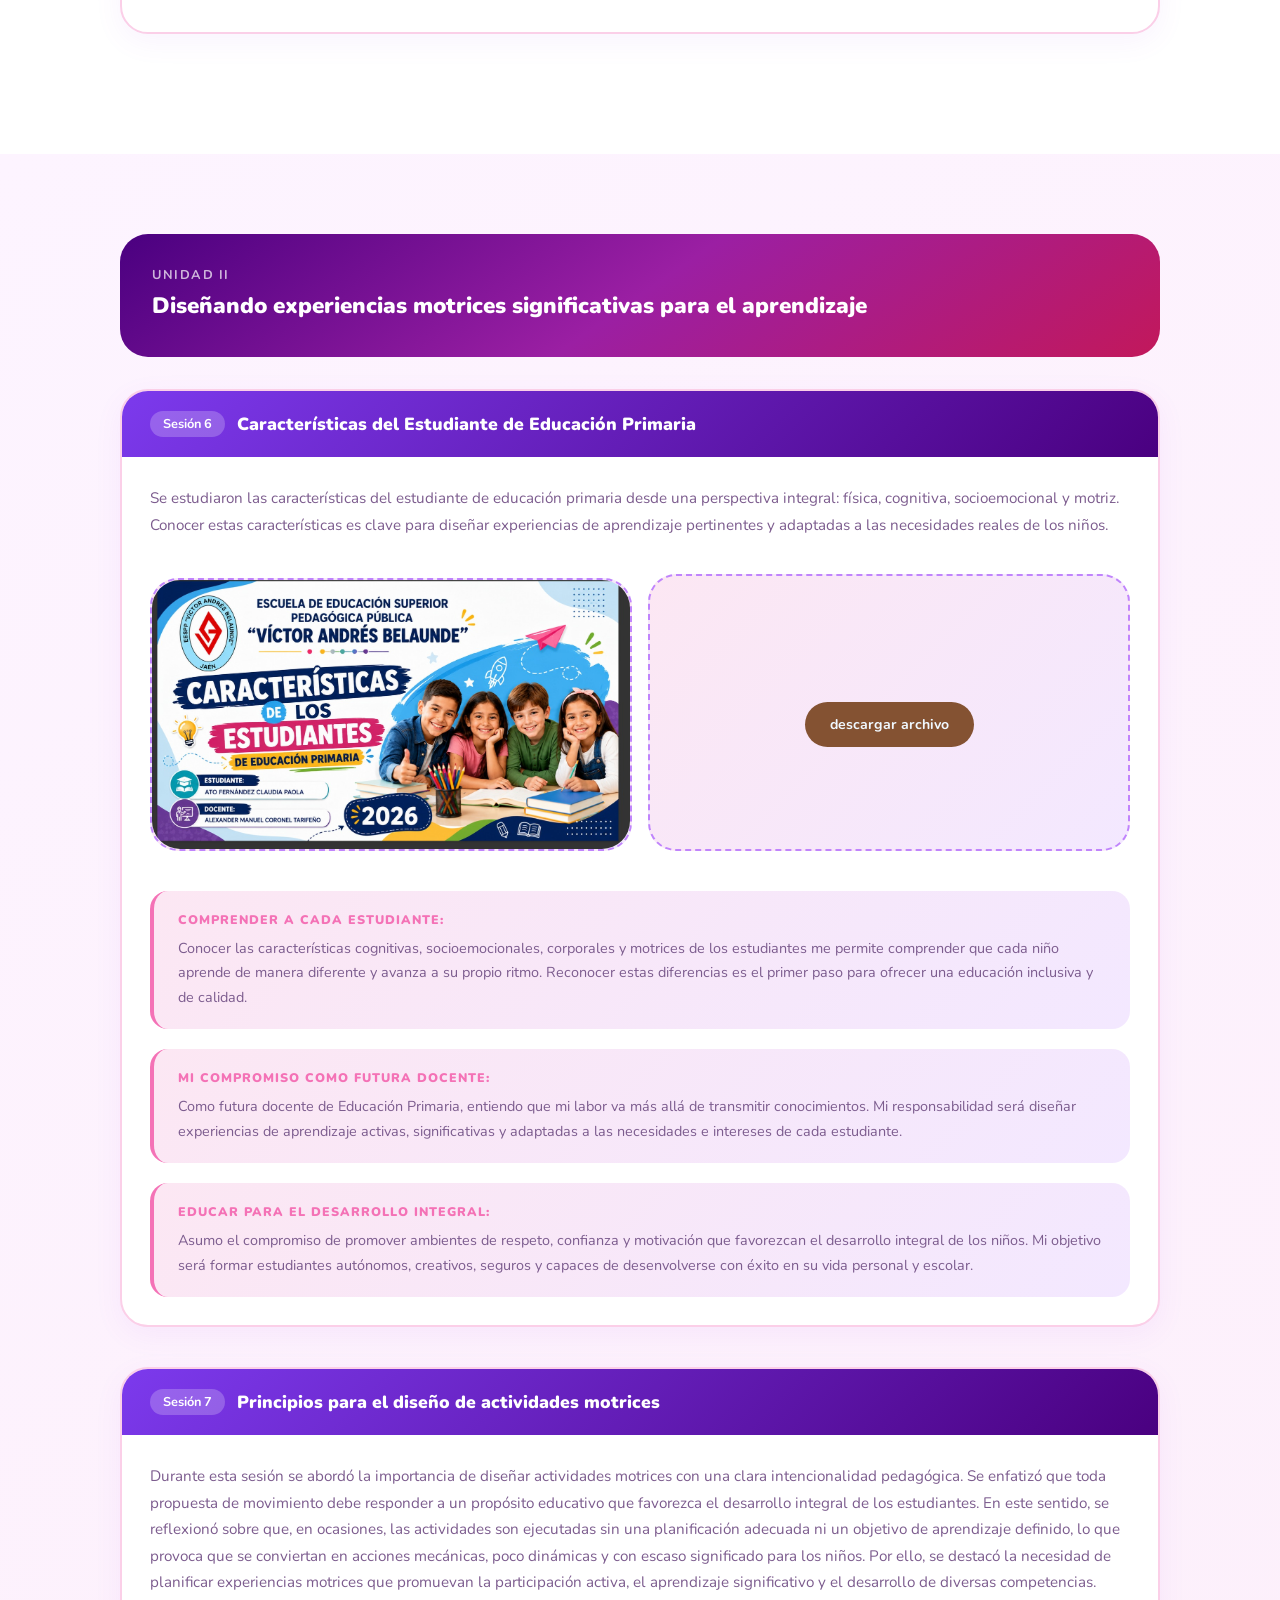
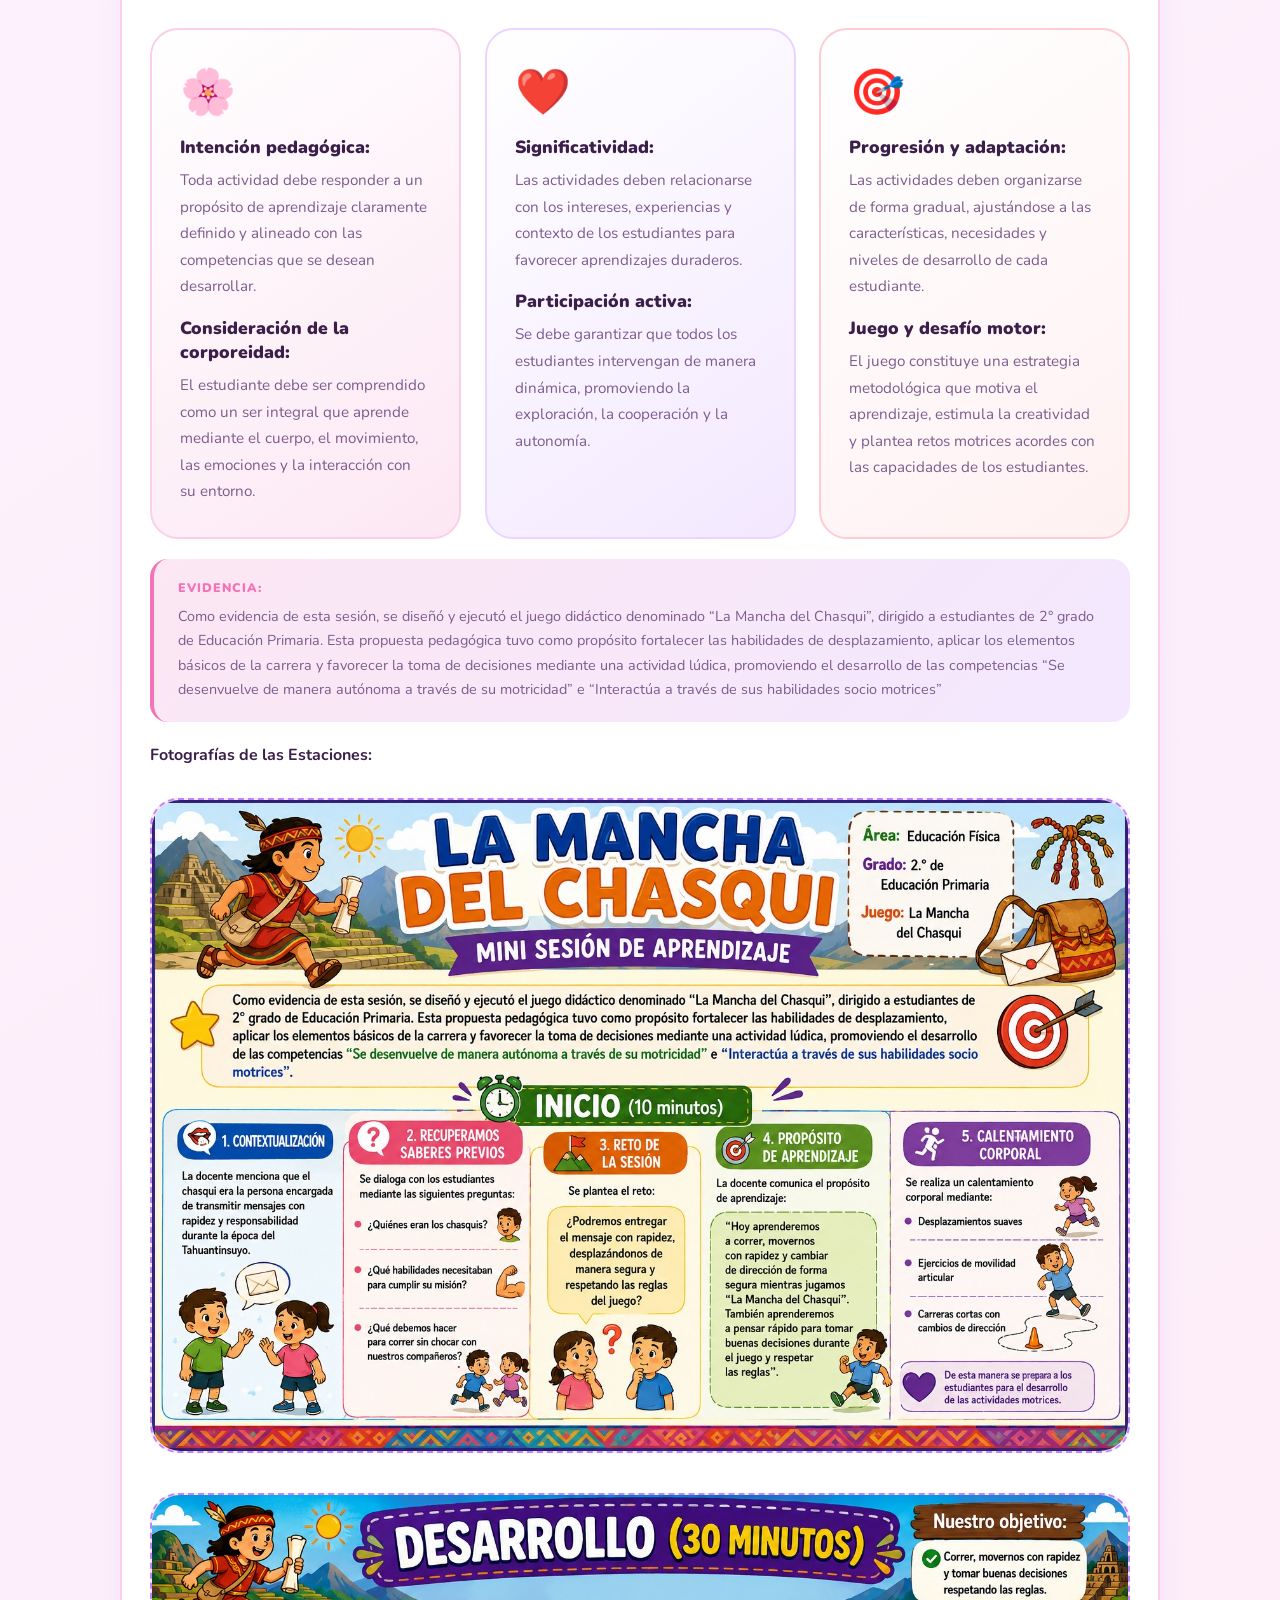
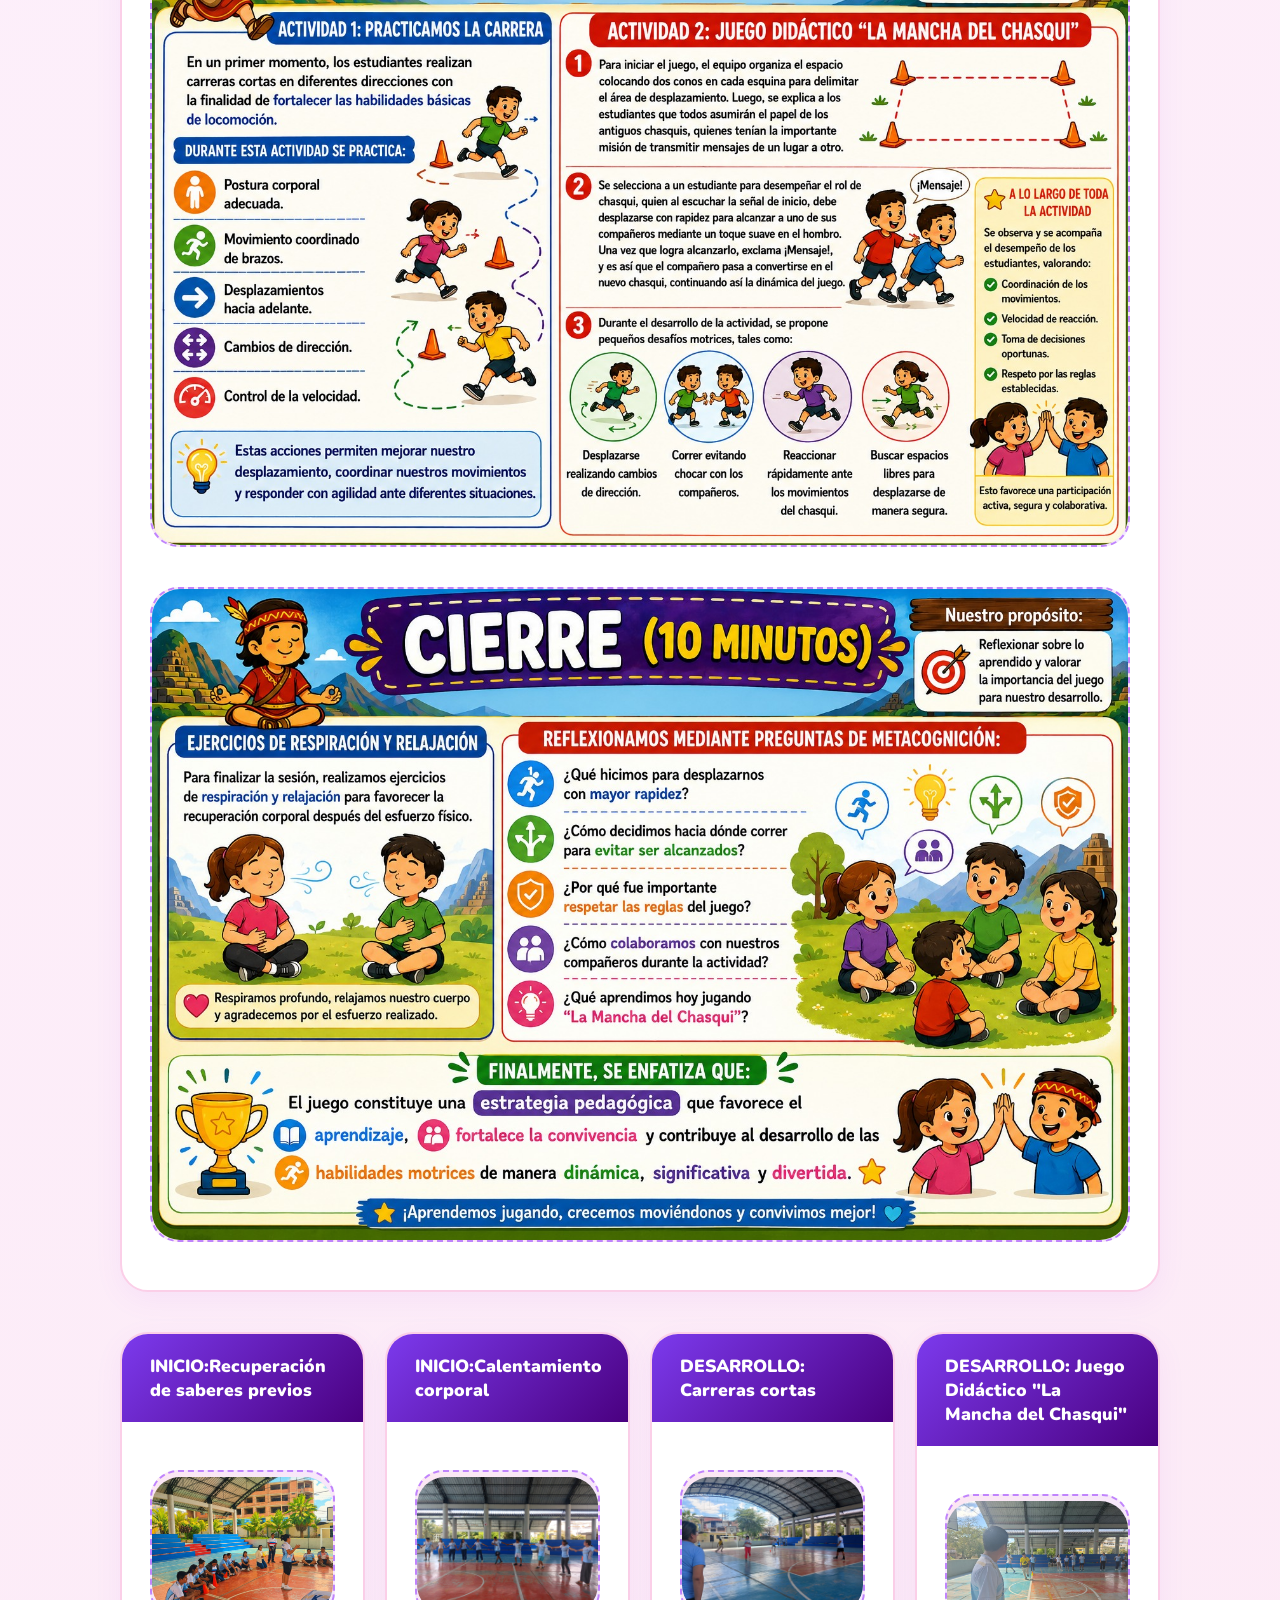
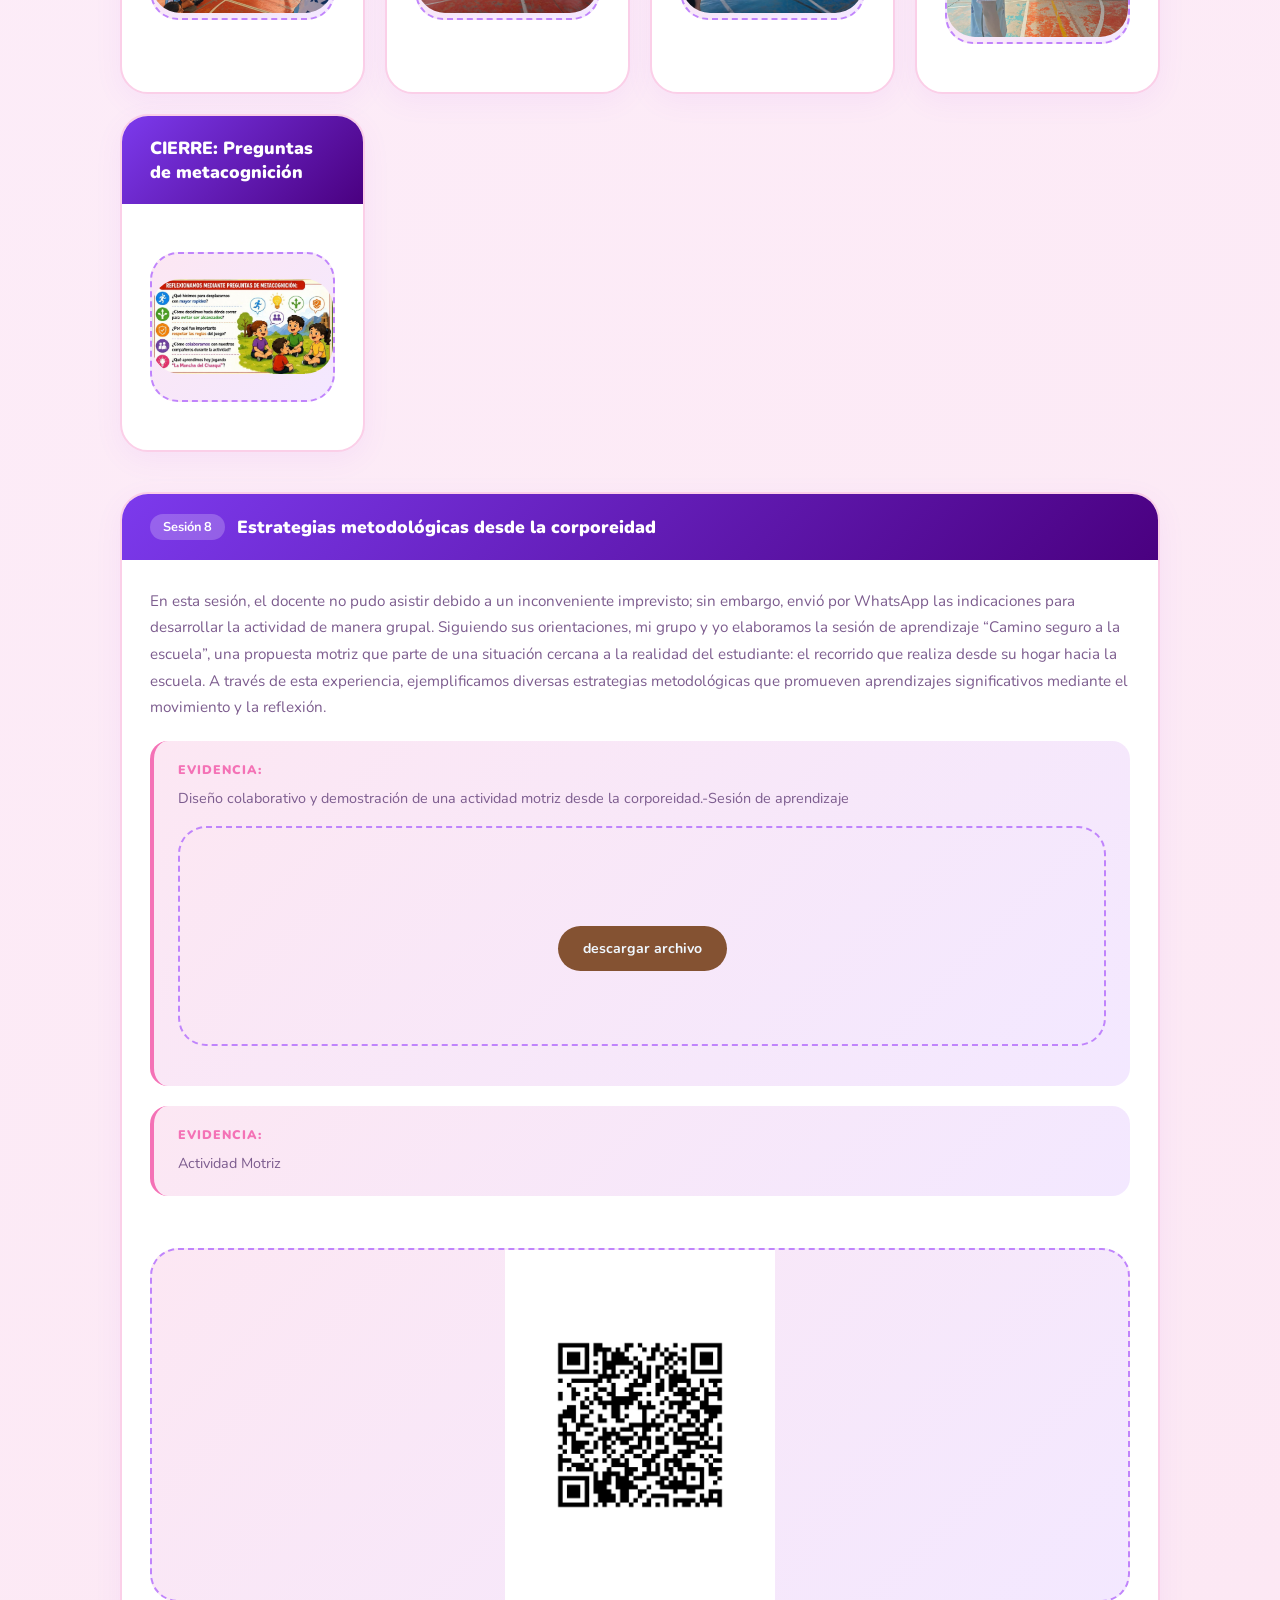
<file: evidencias.html>
<!DOCTYPE html>
<html lang="es">
<head>
  <meta charset="UTF-8"/>
  <meta name="viewport" content="width=device-width, initial-scale=1.0"/>
  <title>Evidencias — MI PORTAFOLIO</title>
  <link rel="stylesheet" href="style.css"/>
  <link href="https://fonts.googleapis.com/css2?family=Nunito:wght@400;600;700;900&display=swap" rel="stylesheet"/>
</head>
<body>

  <header class="navbar">
    <div class="navbar__brand">
      <span class="navbar__logo-icon">🌸</span>
      <span class="navbar__title">MI PORTAFOLIO</span>
    </div>
    <nav class="navbar__links" id="navLinks">
      <a href="index.html" class="navbar__link">INICIO</a>
      <a href="presentacion.html" class="navbar__link">PRESENTACIÓN</a>
      <a href="competencias.html" class="navbar__link">COMPETENCIAS</a>
      <a href="evidencias.html" class="navbar__link">EVIDENCIAS</a>      
      <a href="Referencias.html" class="navbar__link">REFERENCIAS</a>
      <a href="contacto.html" class="navbar__link">CONTACTO</a>
    </nav>
    <button class="navbar__hamburger" onclick="toggleMenu()" aria-label="Menú">☰</button>
  </header>

  <section class="page-hero">
    <div class="page-hero__inner">
      <a href="index.html" class="back-link">← Volver al inicio</a>
      <span class="page-hero__badge">🎬 Mi trabajo</span>
      <h1 class="page-hero__title">Evidencias</h1>
      <p class="page-hero__desc">Material que demuestra mi aprendizaje y desarrollo a lo largo del ciclo.</p>
    </div>
  </section>

  <!-- ══ UNIDAD I ══ -->
  <section class="section">
    <div class="container">
      <div class="unidad-header reveal">
        <div class="unidad-header__num">Unidad I</div>
        <div class="unidad-header__title">Reconociendo mi corporeidad y el sentido del movimiento</div>
      </div>

      <!-- SESIÓN 1 -->
      <div class="sesion-block reveal">
        <div class="sesion-block__header">
          <span class="sesion-block__num">Sesión 1</span>
          <span class="sesion-block__title">La Corporeidad como Base del Desarrollo Humano</span>
        </div>
        <div class="sesion-block__body">
          <p>La corporeidad es una dimensión integral del ser humano mediante la cual la persona vive, reconoce y expresa su cuerpo en relación consigo misma, con los demás y con el entorno. No se refiere solo al cuerpo físico, sino también a los procesos de pensamiento, emoción, movimiento e identidad. Según Piaget (1975), el cuerpo es el primer medio de exploración y aprendizaje del niño; y desde el pensamiento de Xavier Zubiri, la corporeidad abarca la vivencia integral del hacer, sentir, pensar y querer. En síntesis, es fundamental para construir la identidad, la autonomía y la interacción social.</p>

          <!-- Espacio imagen -->
          <div class="img-placeholder reveal">
            
<a  class="btn" href="intrumentos/EVIDENCIA 1 - DEFINICIÓN DE CORPOREIDAD.pdf" download="DEFINICIÓN DE CORPOREIDAD">
                descargar archivo
            </a>          </div>
        </div>
      </div>

      <!-- SESIÓN 2 -->
      <div class="sesion-block reveal">
        <div class="sesion-block__header">
          <span class="sesion-block__num">Sesión 2</span>
          <span class="sesion-block__title">Dimensiones de la Persona desde la Corporeidad</span>
        </div>
        <div class="sesion-block__body">
          <p>Durante esta sesión se trabajaron diversas estaciones en equipo, cada una relacionada con una dimensión de la persona.</p>
          <div class="dim-grid" style="margin:1.25rem 0;">
            <div class="dim-card dim-card--bio">
              <div class="dim-card__icon">💪</div>
              <div class="dim-card__name">Dimensión Biológica</div>
              <div class="dim-card__tags">
                <span class="dim-tag">Movimiento</span>
                <span class="dim-tag">Coordinación</span>
                <span class="dim-tag">Energía</span>
                <span class="dim-tag">Fuerza</span>
                <span class="dim-tag">Resistencia</span>
                <span class="dim-tag">Flexibilidad</span>
                <span class="dim-tag">Equilibrio</span>
                <span class="dim-tag">Postura corporal</span>
                <span class="dim-tag">Motricidad fina</span>
                <span class="dim-tag">Motricidad gruesa</span>
              </div>
            </div>
            <div class="dim-card dim-card--cog">
              <div class="dim-card__icon">🧠</div>
              <div class="dim-card__name">Dimensión Cognitiva</div>
              <div class="dim-card__tags">
                <span class="dim-tag">Pensamiento</span>
                <span class="dim-tag">Toma de decisiones</span>
                <span class="dim-tag">Atención</span>
                <span class="dim-tag">Memoria</span>
                <span class="dim-tag">Concentración</span>
                <span class="dim-tag">Percepción</span>
                <span class="dim-tag">Creatividad</span>
                <span class="dim-tag">Imaginación</span>
              </div>
            </div>
            <div class="dim-card dim-card--afe">
              <div class="dim-card__icon">❤️</div>
              <div class="dim-card__name">Dimensión Afectiva</div>
              <div class="dim-card__tags">
                <span class="dim-tag">Emociones</span>
                <span class="dim-tag">Motivación</span>
                <span class="dim-tag">Autoestima</span>
                <span class="dim-tag">Confianza</span>
                <span class="dim-tag">Empatía</span>
                <span class="dim-tag">Autocontrol</span>
                <span class="dim-tag">Bienestar emocional</span>
              </div>
            </div>
            <div class="dim-card dim-card--soc">
              <div class="dim-card__icon">🤝</div>
              <div class="dim-card__name">Dimensión Social</div>
              <div class="dim-card__tags">
                <span class="dim-tag">Interacción</span>
                <span class="dim-tag">Comunicación</span>
                <span class="dim-tag">Cooperación</span>
                <span class="dim-tag">Trabajo colaborativo</span>
                <span class="dim-tag">Liderazgo</span>
                <span class="dim-tag">Ayuda mutua</span>
              </div>
            </div>
          </div>

          <!-- Espacios para imágenes de cada estación -->
          <h4 style="font-weight:700; color:var(--text); margin-bottom:0.75rem;">Fotografías de las Estaciones:</h4>
          <div style="display:grid; grid-template-columns:repeat(auto-fit,minmax(200px,1fr)); gap:1rem;">
            <div class="img-placeholder img-placeholder--sm">
            <img src="intrumentos/IMG-20260624-WA0079.jpg" alt="Dimensión Biológica" class="autorretrato__img"/>
            </div>
          </div><!-- ✅ CORRECCIÓN 1: cierre del div grid que faltaba -->

            <h4 style="font-weight:700; color:var(--text); margin-bottom:0.75rem;">BIOLÓGICA:</h4>
            <p style="font-weight:700; color:var(--text); margin-bottom:0.75rem;">movimiento, coordinación, energía, fuerza, resistencia, flexibilidad, equilibrio, postura corporal, motricidad fina y gruesa.</p>

            <div style="display:grid; grid-template-columns:repeat(auto-fit,minmax(200px,1fr)); gap:1rem;">
              <div class="img-placeholder img-placeholder--sm">
              <img src="intrumentos/IMG-20260624-WA0076.jpg" alt="Dimensión Biológica" class="autorretrato__img"/>
            </div>
          </div>
          <h4 style="font-weight:700; color:var(--text); margin-bottom:0.75rem;">COGNITIVA:</h4>
            <p style="font-weight:700; color:var(--text); margin-bottom:0.75rem;">pensamiento, toma de decisiones, atención, memoria, concentración, percepción, creatividad, imaginación.</p>

            <div style="display:grid; grid-template-columns:repeat(auto-fit,minmax(200px,1fr)); gap:1rem;">
              <div class="img-placeholder img-placeholder--sm">
              <img src="intrumentos/IMG-20260624-WA0087.jpg" alt="Dimensión Biológica" class="autorretrato__img"/>
            </div>
          </div>
          <h4 style="font-weight:700; color:var(--text); margin-bottom:0.75rem;">AFECTIVA:</h4>
            <p style="font-weight:700; color:var(--text); margin-bottom:0.75rem;">emociones, motivación, autoestima, confianza, empatía, autocontrol, sentido de pertenencia, bienestar emociona.</p>

            <div style="display:grid; grid-template-columns:repeat(auto-fit,minmax(200px,1fr)); gap:1rem;">
              <div class="img-placeholder img-placeholder--sm">
              <img src="intrumentos/IMG-20260624-WA0088.jpg" alt="Dimensión Biológica" class="autorretrato__img"/>
            </div>
          </div>
          <h4 style="font-weight:700; color:var(--text); margin-bottom:0.75rem;">SOCIAL:</h4>
            <p style="font-weight:700; color:var(--text); margin-bottom:0.75rem;">interacción, comunicación, cooperación, trabajo colaborativo, liderazgo, participación, ayuda mutua</p>

            <div style="display:grid; grid-template-columns:repeat(auto-fit,minmax(200px,1fr)); gap:1rem;">
              <div class="img-placeholder img-placeholder--sm">
              <img src="intrumentos/IMG-20260624-WA0089.jpg" alt="Dimensión Biológica" class="autorretrato__img"/>
            </div>
          </div>
        </div>
      </div>

      <!-- SESIÓN 3 -->
      <div class="sesion-block reveal">
        <div class="sesion-block__header">
          <span class="sesion-block__num">Sesión 3</span>
          <span class="sesion-block__title">Motricidad y Aprendizaje</span>
        </div>
        <div class="sesion-block__body">
          <p><strong>Definición de Motricidad:</strong></p>
          <p>La motricidad es la capacidad del ser humano para realizar movimientos coordinados y controlados, integrando el sistema nervioso, muscular y óseo. En los niños, es esencial para explorar el entorno y construir aprendizajes. Piaget (1967) la define como el cimiento de la inteligencia sensoriomotriz, y Vygotsky (1978) destaca su conexión con el desarrollo cognitivo y las funciones mentales superiores.</p>

          <!-- Evidencia 1: imagen definición -->
          <div class="img-placeholder reveal" style="margin-top:1.5rem;">
<a  class="btn" href="intrumentos/EVIDENCIA 3 - DEFINICIÓN DE MOTRICIDAD.pdf" download="DEFINICIÓN DE MOTRICIDAD">
                descargar archivo
            </a>             </div>

          <p style="margin-top:1.5rem;"><strong>Evidencia 2 — Estación "Memoria y Movimiento":</strong></p>
          <p>Trabajamos en grupos en la estación "Memoria y Movimiento": cada integrante proponía un ejercicio y debía recordar y ejecutar los movimientos previos antes de agregar uno nuevo. Esta dinámica fortaleció la memoria secuencial, la coordinación y el trabajo en equipo.</p>

          <!-- Fotos estación Memoria y Movimiento -->
          <div style="display:grid; grid-template-columns:repeat(auto-fit,minmax(200px,1fr)); gap:1rem; margin:1rem 0;">
           
            <div style="display:grid; grid-template-columns:repeat(auto-fit,minmax(180px,1fr)); gap:1rem; margin-top:1rem;">
            <div class="img-placeholder img-placeholder--sm">
            <img  src="qr.png" alt="Dimensión Biológica" />
            </div>
          </div>
            
          </div>

          <div class="reflexion-box">
            <div class="reflexion-box__label">💭 Reflexión — Estación Memoria y Movimiento</div>
            <p> Esta experiencia me permitió comprender que el aprendizaje integra aspectos cognitivos, motrices, sociales y emocionales. A través de la actividad "Memoria y Movimiento", reconocí la importancia del juego y el movimiento como estrategias pedagógicas que fortalecen la atención, la memoria, la coordinación y el trabajo colaborativo. Asimismo, reflexioné sobre la necesidad de promover experiencias de aprendizaje activas, significativas e inclusivas, donde los estudiantes sean protagonistas de su propio aprendizaje. Como futura docente, reafirmo mi compromiso de generar espacios educativos dinámicos que favorezcan el desarrollo integral, la autonomía, la convivencia y el aprendizaje de los niños.</p>
          </div>

          <p style="margin-top:1.5rem;"><strong>Evidencia 3 — EMOCIONES EN MOVIMIENTO - ¿DÓNDE ESTÁ EL LOBO?:</strong></p>
          <p>En grupos, participamos en "El juego del lobo", donde representamos emociones como alegría, tristeza, enojo y afecto mediante gestos, expresiones faciales y movimiento corporal. La actividad generó un ambiente de confianza, creatividad y respeto.</p>

          <!-- Banner / espacio para imágenes del juego -->
          <div class="img-placeholder img-placeholder--sm">
              <img src="intrumentos/IMG-20260624-WA0092.jpg" alt="Dimensión Biológica" class="autorretrato__img"/>
            </div>
          

          <div class="reflexion-box" style="margin-top:1.25rem;">
            <div class="reflexion-box__label">💭 Reflexión — Expresión de Emociones</div>
            <p>Esta actividad me permitió comprender que las emociones forman parte esencial del desarrollo integral de los niños y que es importante brindar espacios donde puedan expresarlas libremente. Como futura docente, considero que fomentar la educación emocional mediante actividades lúdicas favorece la autoestima, la empatía y las relaciones positivas entre los estudiantes.</p>
          </div>
          
        </div>
      </div>

      <!-- SESIÓN 4 -->
      <div class="sesion-block reveal">
        <div class="sesion-block__header">
          <span class="sesion-block__num">Sesión 4</span>
          <span class="sesion-block__title">Exploración y Conciencia Corporal</span>
        </div>
        <div class="sesion-block__body">
          <p>Mediante la estrategia "Panel Integrado", cada grupo abordó un tema de expresión y conciencia corporal. Mi grupo expuso sobre <strong>Expresión Corporal</strong>: su definición, formas de comunicación no verbal y beneficios educativos. Reconocimos que el cuerpo transmite mensajes que complementan o reemplazan las palabras, y que la expresión corporal fortalece la creatividad, la autoestima y las habilidades sociales desde los primeros años de escolaridad.</p>

          <!-- Espacio para las diapositivas -->
          <div class="img-placeholder img-placeholder--lg" style="margin-top:1.25rem;">
              <a  class="btn" href="intrumentos/EXPRESION CORPORAL.pdf" download="Expresión Corporal">descargar archivo </a>            </div>
          <div style="display:grid; grid-template-columns:repeat(auto-fit,minmax(200px,1fr)); gap:1rem; margin-top:1rem;">
            
          </div>
          
        </div>
      </div>

      <!-- SESIÓN 5 -->
      <div class="sesion-block reveal">
        <div class="sesion-block__header">
          <span class="sesion-block__num">Sesión 5</span>
          <span class="sesion-block__title">El Rol del Docente en el Desarrollo Corporal</span>
        </div>
        <div class="sesion-block__body">
          <p>En esta sesión participamos en una actividad lúdica orientada a comprender la importancia del rol docente en el desarrollo corporal. El juego consistió en insertar un cono dentro de un ula ula siguiendo las indicaciones de un compañero que asumía el papel de docente. Al participante se le vendaban los ojos y debía dar tres vueltas sobre sí mismo, lo que limitaba su percepción visual y generaba mayor necesidad de orientación y confianza en las instrucciones recibidas.</p>
          <p>Esta dinámica permitió desarrollar capacidades sensoriomotrices —integración de los sentidos y el movimiento— y capacidades perceptivomotrices, vinculadas con la orientación espacial, el equilibrio, la coordinación y el control corporal. La experiencia puso de manifiesto la importancia de la comunicación efectiva, la confianza y el acompañamiento docente durante el proceso de aprendizaje.</p>
          <p>A través de esta actividad comprendimos que el docente no solo transmite conocimientos, sino que también guía, orienta y crea experiencias significativas que favorecen el desarrollo integral de los estudiantes mediante el movimiento y la exploración del entorno.</p>

          <!-- Espacio imágenes -->
          <div style="display:grid; grid-template-columns:repeat(auto-fit,minmax(200px,1fr)); gap:1rem; margin-top:1.25rem;">
            <div class="img-placeholder img-placeholder--sm">
              <img src="intrumentos/WhatsApp Image 2026-06-25 at 18.29.48.jpeg" alt="Dimensión Biológica" class="autorretrato__img"/>
            </div>
           
          </div>
        </div>
      </div>

    </div>
  </section>

  <!-- ══ UNIDAD II ══ -->
  <section class="section" style="background:linear-gradient(145deg,#fdf4ff,#fce7f3);">
    <div class="container">
      <div class="unidad-header reveal">
        <div class="unidad-header__num">Unidad II</div>
        <div class="unidad-header__title">Diseñando experiencias motrices significativas para el aprendizaje</div>
      </div>

      <!-- SESIÓN 6 -->
      <div class="sesion-block reveal">
        <div class="sesion-block__header" style="background:linear-gradient(135deg,#7c3aed,#4a0080);">
          <span class="sesion-block__num">Sesión 6</span>
          <span class="sesion-block__title">Características del Estudiante de Educación Primaria</span>
        </div>
        <div class="sesion-block__body">
          <p>Se estudiaron las características del estudiante de educación primaria desde una perspectiva integral: física, cognitiva, socioemocional y motriz. Conocer estas características es clave para diseñar experiencias de aprendizaje pertinentes y adaptadas a las necesidades reales de los niños.</p>

          <!-- Espacios para imágenes -->
          <div style="display:grid; grid-template-columns:repeat(auto-fit,minmax(220px,1fr)); gap:1rem; margin-top:1.25rem;">
             <div class="img-placeholder img-placeholder--sm">
              <img src="intrumentos/WhatsApp Image 2026-06-25 at 18.29.46.jpeg" alt="Dimensión Biológica" class="autorretrato__img"/>
            </div>
          
          <!-- Espacio para documento/actividad lúdica -->
          <div class="img-placeholder" style="margin-top:1rem;">
            <a  class="btn" href="intrumentos/CARACTERÍSTICAS DE NIÑOS ENTRE 6 Y 12 AÑOS - Editable.pdf" download="CARACTERÍSTICAS DE NIÑOS ENTRE 6 Y 12 AÑOS">descargar archivo </a>            
          </div>

          </div><!-- ✅ CORRECCIÓN 2: este cierre ya existía, se mantiene igual -->
          <div class="reflexion-box" style="margin-top:1.25rem;">
            <div class="reflexion-box__label">Comprender a cada estudiante:</div>
            <p>Conocer las características cognitivas, socioemocionales, corporales y motrices de los estudiantes me permite comprender que cada niño aprende de manera diferente y avanza a su propio ritmo. Reconocer estas diferencias es el primer paso para ofrecer una educación inclusiva y de calidad.</p>
          </div>
          <div class="reflexion-box" style="margin-top:1.25rem;">
            <div class="reflexion-box__label">Mi compromiso como futura docente:</div>
            <p>Como futura docente de Educación Primaria, entiendo que mi labor va más allá de transmitir conocimientos. Mi responsabilidad será diseñar experiencias de aprendizaje activas, significativas y adaptadas a las necesidades e intereses de cada estudiante.</p>
          </div>
           <div class="reflexion-box" style="margin-top:1.25rem;">
            <div class="reflexion-box__label">Educar para el desarrollo integral:</div>
            <p>Asumo el compromiso de promover ambientes de respeto, confianza y motivación que favorezcan el desarrollo integral de los niños. Mi objetivo será formar estudiantes autónomos, creativos, seguros y capaces de desenvolverse con éxito en su vida personal y escolar.</p>
          </div>

        </div>
        
      </div>

      <!-- SESIÓN 7 -->
      <div class="sesion-block reveal">
        <div class="sesion-block__header" style="background:linear-gradient(135deg,#7c3aed,#4a0080);">
          <span class="sesion-block__num">Sesión 7</span>
          <span class="sesion-block__title"> Principios para el diseño de actividades motrices</span>
        </div>
        <div class="sesion-block__body">
          <p>Durante esta sesión se abordó la importancia de diseñar actividades motrices con una clara intencionalidad pedagógica. Se enfatizó que toda propuesta de movimiento debe responder a un propósito educativo que favorezca el desarrollo integral de los estudiantes. En este sentido, se reflexionó sobre que, en ocasiones, las actividades son ejecutadas sin una planificación adecuada ni un objetivo de aprendizaje definido, lo que provoca que se conviertan en acciones mecánicas, poco dinámicas y con escaso significado para los niños. Por ello, se destacó la necesidad de planificar experiencias motrices que promuevan la participación activa, el aprendizaje significativo y el desarrollo de diversas competencias.</p>

    <!-- Tarjetas de personalidad -->
      <div class="cards" style="margin-top:2rem;">
        <div class="card card--pink reveal reveal--scale">
          <div class="card__emoji">🌸</div>
          <h3 class="card__title">Intención pedagógica:</h3>
          <p class="card__text">Toda actividad debe responder a un propósito de aprendizaje claramente definido y alineado con las competencias que se desean desarrollar.</p>
          <h3 class="card__title">Consideración de la corporeidad: </h3>
          <p class="card__text"> El estudiante debe ser comprendido como un ser integral que aprende mediante el cuerpo, el movimiento, las emociones y la interacción con su entorno.</p>
        </div>
        <div class="card card--purple reveal reveal--scale">
          <div class="card__emoji">❤️</div>
          <h3 class="card__title"> Significatividad:</h3>
          <p class="card__text">Las actividades deben relacionarse con los intereses, experiencias y contexto de los estudiantes para favorecer aprendizajes duraderos.</p>
          <h3 class="card__title"> Participación activa: </h3>
          <p class="card__text">Se debe garantizar que todos los estudiantes intervengan de manera dinámica, promoviendo la exploración, la cooperación y la autonomía.</p>
        </div>
        <div class="card card--rose reveal reveal--scale">
          <div class="card__emoji">🎯</div>
          <h3 class="card__title">Progresión y adaptación:</h3>
          <p class="card__text">Las actividades deben organizarse de forma gradual, ajustándose a las características, necesidades y niveles de desarrollo de cada estudiante.</p>
                    <h3 class="card__title">Juego y desafío motor:</h3>
          <p class="card__text">El juego constituye una estrategia metodológica que motiva el aprendizaje, estimula la creatividad y plantea retos motrices acordes con las capacidades de los estudiantes.</p>

          
        </div>
        </div>
           <div class="reflexion-box" style="margin-top:1.25rem;">
            <div class="reflexion-box__label"> Evidencia:</div>
            <p>Como evidencia de esta sesión, se diseñó y ejecutó el juego didáctico denominado “La Mancha del Chasqui”, dirigido a estudiantes de 2° grado de Educación Primaria. Esta propuesta pedagógica tuvo como propósito fortalecer las habilidades de desplazamiento, aplicar los elementos básicos de la carrera y favorecer la toma de decisiones mediante una actividad lúdica, promoviendo el desarrollo de las competencias “Se desenvuelve de manera autónoma a través de su motricidad” e “Interactúa a través de sus habilidades socio motrices”</p>
          </div>
          <br>
          <h4 style="font-weight:700; color:var(--text); margin-bottom:0.75rem;">Fotografías de las Estaciones:</h4>
          <div style="display:grid; grid-template-columns:repeat(auto-fit,minmax(200px,1fr)); gap:1rem;">
            <div class="img-placeholder img-placeholder--sm">
            <img src="intrumentos/WhatsApp Image 2026-07-02 at 21.42.52.jpeg" alt="Dimensión Biológica" class="autorretrato__img"/>
            </div>
          </div>
          <div style="display:grid; grid-template-columns:repeat(auto-fit,minmax(200px,1fr)); gap:1rem;">
            <div class="img-placeholder img-placeholder--sm">
            <img src="intrumentos/WhatsApp Image 2026-07-02 at 21.42.51.jpeg" alt="Dimensión Biológica" class="autorretrato__img"/>
            </div>
          </div>
          <div style="display:grid; grid-template-columns:repeat(auto-fit,minmax(200px,1fr)); gap:1rem;">
            <div class="img-placeholder img-placeholder--sm">
            <img src="intrumentos/WhatsApp Image 2026-07-02 at 21.42.52 (1).jpeg" alt="Dimensión Biológica" class="autorretrato__img"/>
            </div>
          </div>
      </div>

        </div>

    
      <div style="display:grid; grid-template-columns:repeat(auto-fit,minmax(240px,1fr)); gap:1.25rem; margin-top:1rem; margin-bottom:2.5rem;">
        
        <div class="sesion-block reveal" style="margin-bottom:0;">
          <div class="sesion-block__header" style="background:linear-gradient(135deg,#7c3aed,#4a0080);">
            
            <span class="sesion-block__title">INICIO:Recuperación de saberes previos</span>
          </div>
          <div class="sesion-block__body">
            <div class="img-placeholder img-placeholder--sm">
              <img src="intrumentos/WhatsApp Image 2026-07-02 at 21.47.33.jpeg" alt="Dimensión Biológica" class="autorretrato__img"/>

            </div>
          </div>
        </div>
        <div class="sesion-block reveal" style="margin-bottom:0;">
          <div class="sesion-block__header" style="background:linear-gradient(135deg,#7c3aed,#4a0080);">
         
            <span class="sesion-block__title">INICIO:Calentamiento corporal</span>
          </div>
          <div class="sesion-block__body">
            <div class="img-placeholder img-placeholder--sm">
              <img src="intrumentos/WhatsApp Image 2026-07-02 at 23.42.47.jpeg" alt="Dimensión Biológica" class="autorretrato__img"/>
            </div>
          </div>
        </div>
        <div class="sesion-block reveal" style="margin-bottom:0;">
          <div class="sesion-block__header" style="background:linear-gradient(135deg,#7c3aed,#4a0080);">
            
            <span class="sesion-block__title">DESARROLLO: Carreras cortas</span>
          </div>
          <div class="sesion-block__body">
            <div class="img-placeholder img-placeholder--sm">
              <img src="intrumentos/WhatsApp Image 2026-07-02 at 23.42.48.jpeg" alt="Dimensión Biológica" class="autorretrato__img"/>

            </div>
          </div>
        </div>
        <div class="sesion-block reveal" style="margin-bottom:0;">
          <div class="sesion-block__header" style="background:linear-gradient(135deg,#7c3aed,#4a0080);">
            
            <span class="sesion-block__title">DESARROLLO: Juego Didáctico "La Mancha del Chasqui"</span>
          </div>
          <div class="sesion-block__body">
            <div class="img-placeholder img-placeholder--sm">
            <img src="intrumentos/WhatsApp Image 2026-07-02 at 23.42.48 (1).jpeg" alt="Dimensión Biológica" class="autorretrato__img"/>
 
            </div>
          </div>
        </div>
        <div class="sesion-block reveal" style="margin-bottom:0;">
          <div class="sesion-block__header" style="background:linear-gradient(135deg,#7c3aed,#4a0080);">
            
            <span class="sesion-block__title">CIERRE: Preguntas de metacognición</span>
          </div>
          <div class="sesion-block__body">
            <div class="img-placeholder img-placeholder--sm">
            <img src="intrumentos/WhatsApp Image 2026-07-02 at 23.42.48 (2).jpeg" alt="Dimensión Biológica" class="autorretrato__img"/>
 
            </div>
          </div>
          
        </div>
        
      </div>
      <!-- SESIÓN 8 -->
      <div class="sesion-block reveal">
        <div class="sesion-block__header" style="background:linear-gradient(135deg,#7c3aed,#4a0080);">
          <span class="sesion-block__num">Sesión 8</span>
          <span class="sesion-block__title"> Estrategias metodológicas desde la corporeidad</span>
        </div>
        <div class="sesion-block__body">
          <p>En esta sesión, el docente no pudo asistir debido a un inconveniente imprevisto; sin embargo, envió por WhatsApp las indicaciones para desarrollar la actividad de manera grupal. Siguiendo sus orientaciones, mi grupo y yo elaboramos la sesión de aprendizaje “Camino seguro a la escuela”, una propuesta motriz que parte de una situación cercana a la realidad del estudiante: el recorrido que realiza desde su hogar hacia la escuela. A través de esta experiencia, ejemplificamos diversas estrategias metodológicas que promueven aprendizajes significativos mediante el movimiento y la reflexión.</p>

           <div class="reflexion-box" style="margin-top:1.25rem;">
            <div class="reflexion-box__label"> Evidencia:</div>
            <p> Diseño colaborativo y demostración de una actividad motriz desde la corporeidad.-Sesión de aprendizaje</p>
            <div class="img-placeholder" style="margin-top:1rem;">
            <a  class="btn" href="intrumentos/SESIÓN DE APRENDIZAJE.pdf" download="SESIÓN DE APRENDIZAJE">descargar archivo </a>            
          </div>
          </div>
           <div class="reflexion-box" style="margin-top:1.25rem;">
            <div class="reflexion-box__label"> Evidencia:</div>
            <p> Actividad Motriz</p>
            
          </div>
          <div style="display:grid; grid-template-columns:repeat(auto-fit,minmax(200px,1fr)); gap:1rem; margin:1rem 0;">
           
            <div style="display:grid; grid-template-columns:repeat(auto-fit,minmax(180px,1fr)); gap:1rem; margin-top:1rem;">
            <div class="img-placeholder img-placeholder--sm">
  <img src="intrumentos/qr2.png" alt="QR sesión de aprendizaje" style="width:350px; height:350px; object-fit:contain; display:block; margin:0 auto;">
</div>
          </div>
            
          </div>
           <div class="reflexion-box" style="margin-top:1.25rem;">
    <div class="reflexion-box__label">💭 Reflexión</div>

    <p>
        🚸 El desarrollo de la sesión <strong>“Camino seguro a la escuela”</strong> me permitió comprender que las actividades motrices adquieren mayor significado cuando se diseñan a partir de situaciones reales y cercanas al contexto de los estudiantes. Al representar el recorrido hacia la escuela mediante un circuito de aprendizaje, los niños no solo desarrollan habilidades como el equilibrio ⚖️, la coordinación 🤸 y la orientación espacial 🧭, sino que también aprenden a actuar con responsabilidad 🤝, respetar normas 📋 y tomar decisiones que favorecen su seguridad 🛡️.
    </p>

    <p>
        🎯 Del mismo modo, esta experiencia reafirmó la importancia de planificar actividades con una intencionalidad pedagógica. El uso de estrategias como los circuitos de aprendizaje y el juego motor 🎲 demostró que el movimiento puede transformarse en una herramienta valiosa para promover aprendizajes significativos 📚, incentivar la participación activa 🙋 y fortalecer la autonomía 🌱 de los estudiantes en un ambiente dinámico e inclusivo.
    </p>

    <p>
        🌟 Es por ello que, como futura docente 👩‍🏫, reflexiono que enseñar desde la corporeidad implica reconocer que el cuerpo es un medio indispensable para aprender 🧠, interactuar con los demás 🤝 y desenvolverse en el entorno 🌍. Es así que asumo el compromiso de diseñar experiencias motrices 🏃‍♂️ que respondan a las necesidades e intereses de los niños 👧👦, fomentando su desarrollo integral 💖 y contribuyendo a la formación de estudiantes más autónomos, responsables y conscientes del cuidado de sí mismos y de los demás. 🌈
    </p>
</div>
      </div>

        </div>
    </div>

    
  </section>

  <!-- ══ UNIDAD III ══ -->
  <section class="section">
    

      <!-- Reflexión del proceso -->
      <div class="sesion-block reveal" style="margin-top:2.5rem;">
        <div class="sesion-block__header" style="background:linear-gradient(135deg,var(--pink),var(--purple));">
          <span class="sesion-block__num">🌸</span>
          <span class="sesion-block__title">Reflexión del Proceso de Aprendizaje</span>
        </div>
        <div class="sesion-block__body">
          <p>El desarrollo del curso Corporeidad y Motricidad para el Aprendizaje y la Autonomía fortaleció significativamente mi formación como futura docente de Educación Primaria, permitiéndome comprender que el aprendizaje se construye mediante la interacción entre el cuerpo, el movimiento, las emociones y el contexto. A través de las diferentes evidencias desarrolladas, reconocí que la corporeidad y la motricidad constituyen elementos esenciales para promover aprendizajes significativos, ya que favorecen el desarrollo cognitivo, físico, afectivo y social de los estudiantes mediante experiencias activas, lúdicas y contextualizadas.

Asimismo, la planificación y ejecución de actividades motrices me permitió trasladar los fundamentos teóricos a la práctica, reafirmando la importancia de diseñar propuestas pedagógicas con una clara intencionalidad educativa, centradas en las características y necesidades de los niños. En consecuencia, este proceso no solo consolidó mis conocimientos sobre la enseñanza desde la corporeidad, sino que también fortaleció competencias como la creatividad, el trabajo colaborativo, la reflexión crítica y el compromiso con una práctica docente innovadora, inclusiva y orientada al desarrollo integral de los estudiantes.</p>
         
        </div>
      </div>
    </div>
  </section>



  <section class="section section--contact">
    <div class="container container--center reveal">
      <div class="section__head">
       
        <h2 class="section__title">Referencias Bibliográficas</h2>
       
      </div>
      <a href="Referencias.html" class="btn btn--whatsapp">Ir a Referencias 💬</a>
    </div>
  </section>

  <footer class="footer">
    <p class="footer__text">Mi Portafolio · Corporeidad y Motricidad</p>
   
  </footer>

  <button class="scrolltop" id="scrollTop" aria-label="Volver arriba">↑</button>

  <script src="script.js"></script>
  <script>
    const stBtn = document.getElementById('scrollTop');
    window.addEventListener('scroll', ()=> stBtn.classList.toggle('scrolltop--show', window.scrollY > 400));
    stBtn.addEventListener('click', ()=> window.scrollTo({top:0, behavior:'smooth'}));
  </script>
  
</body>
</html>
</file>
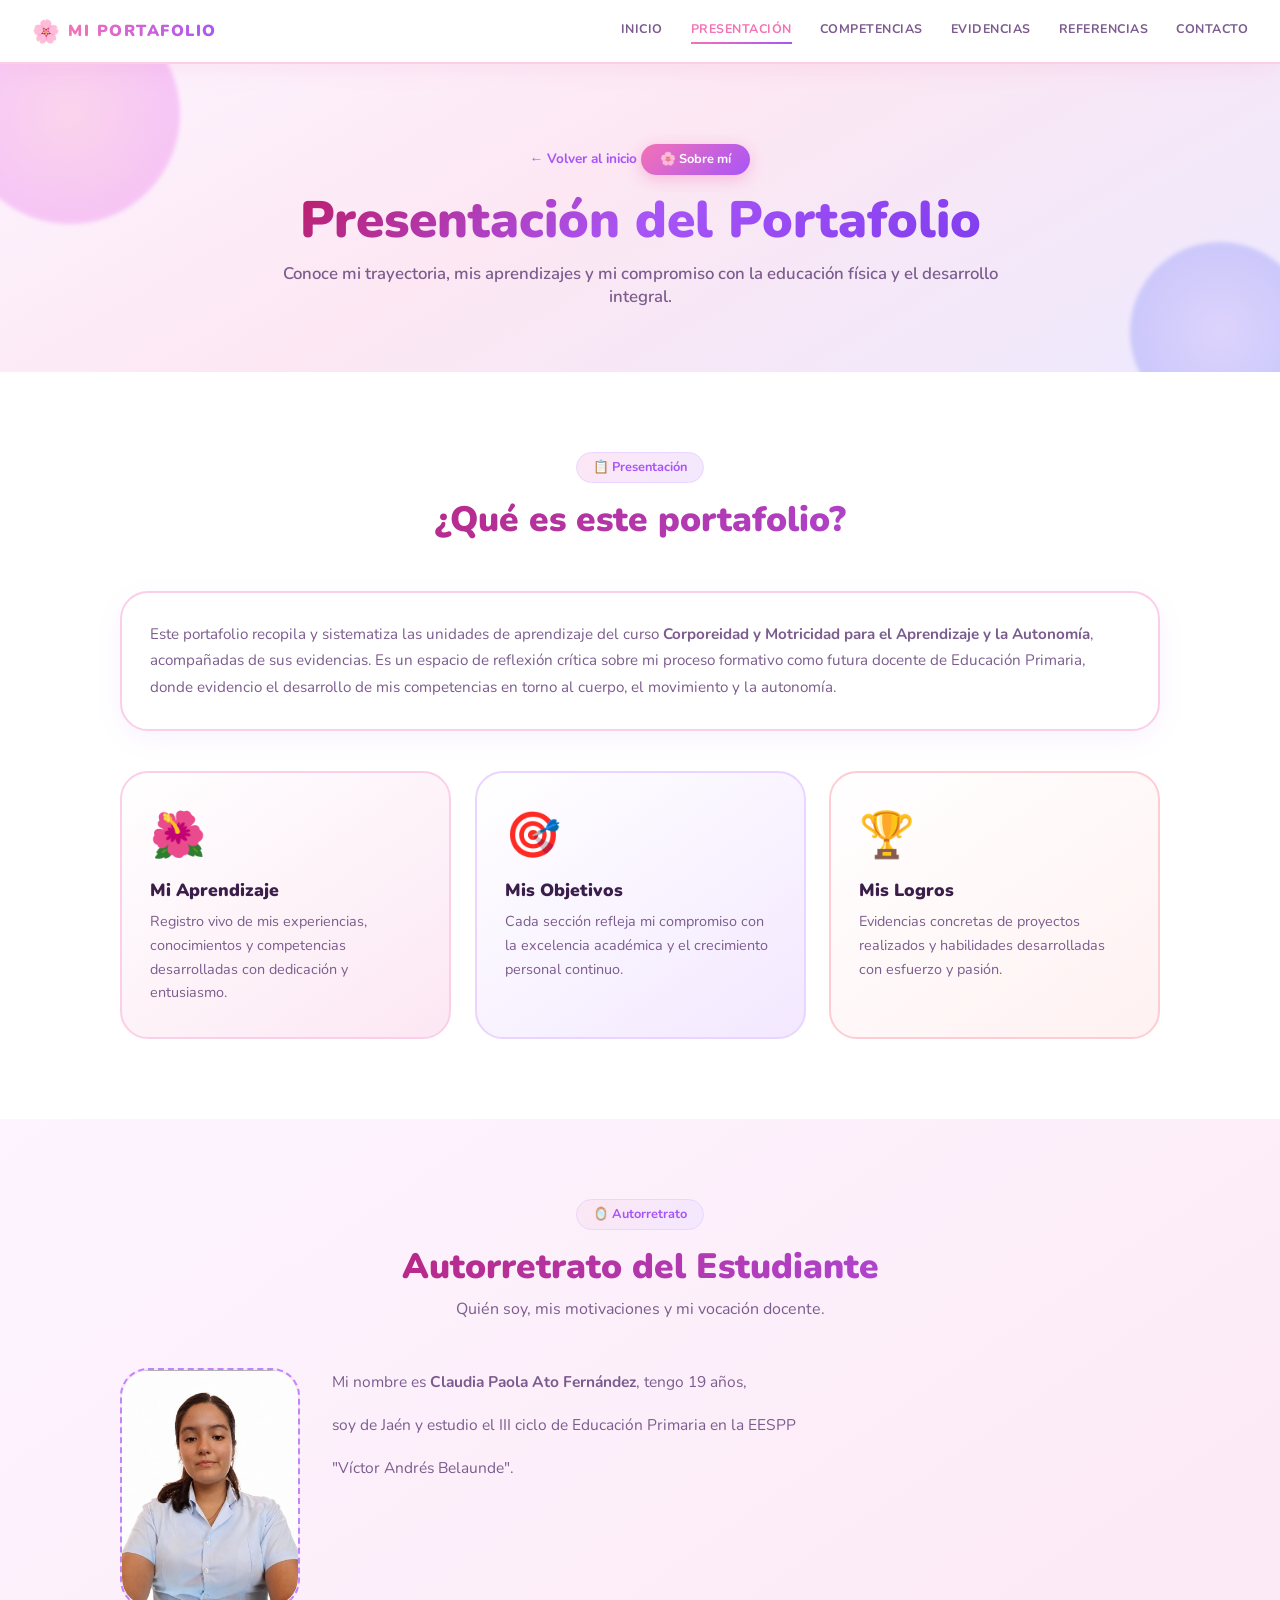
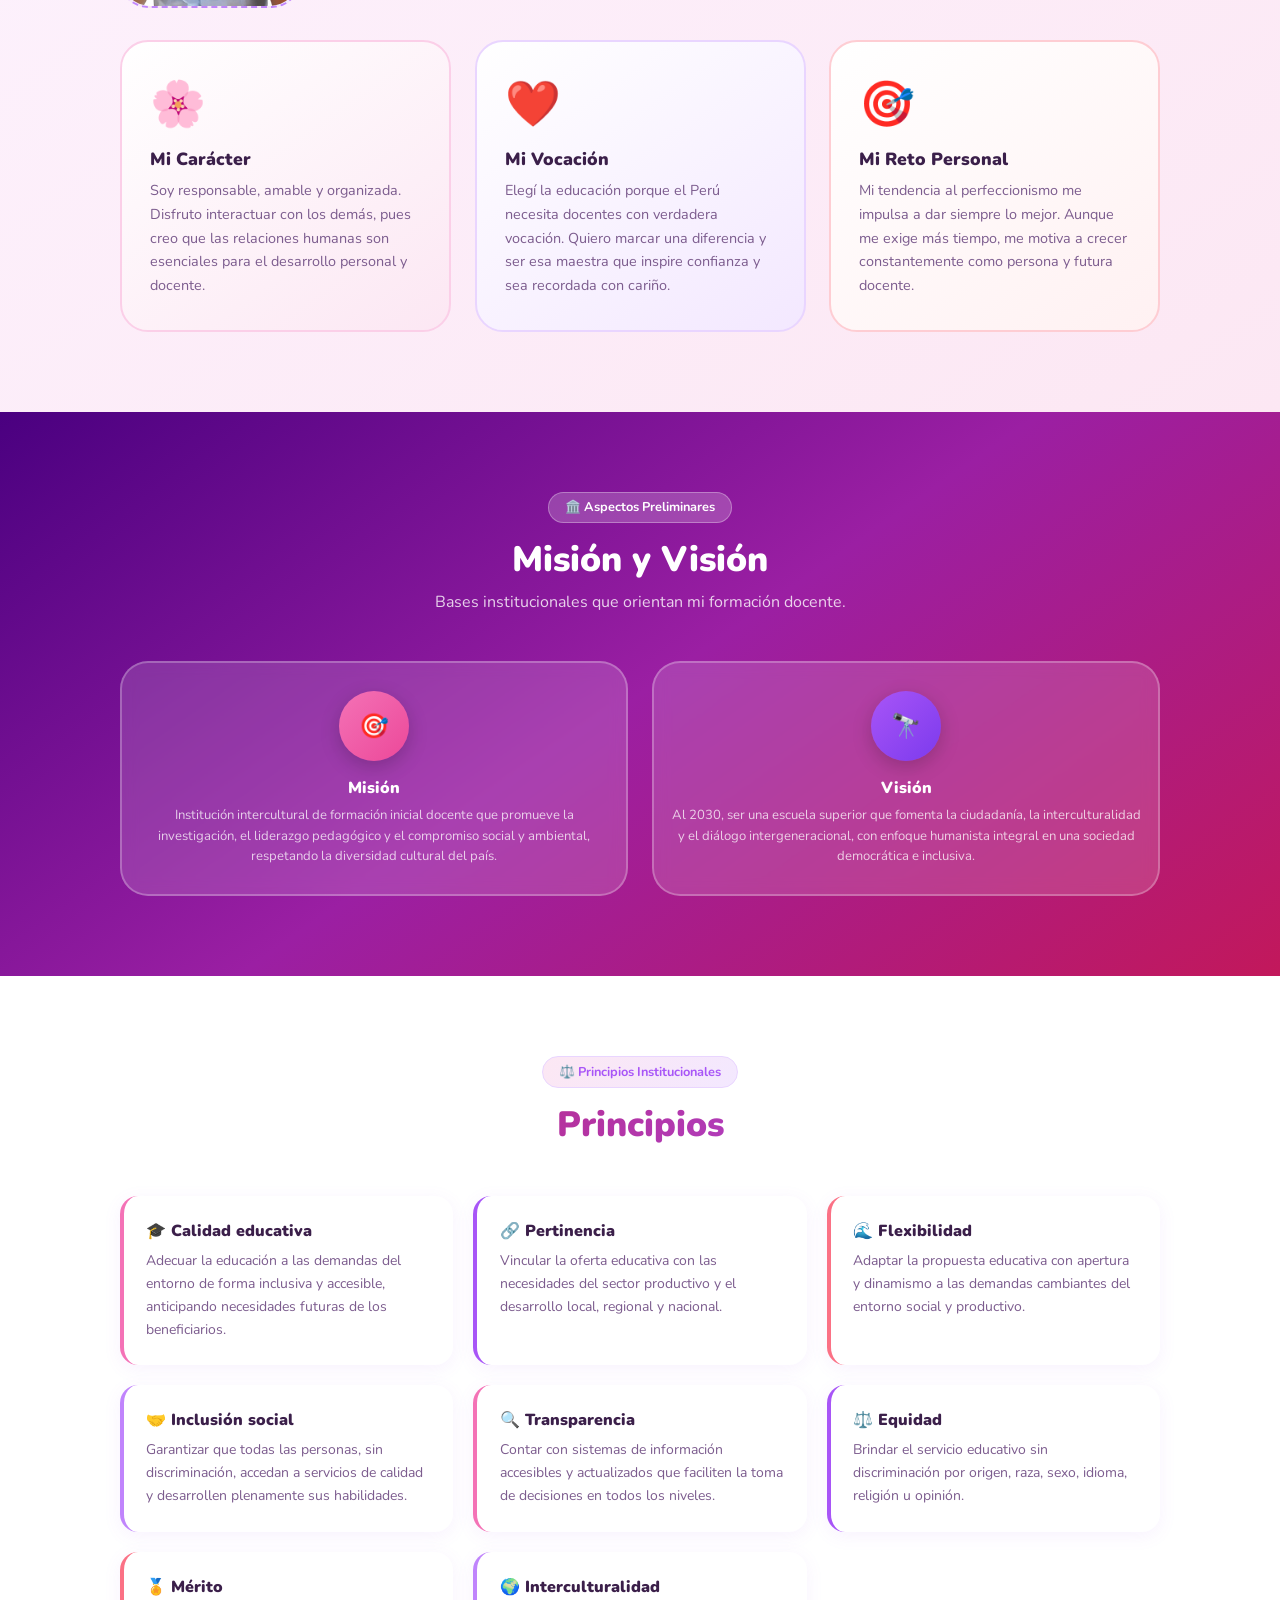
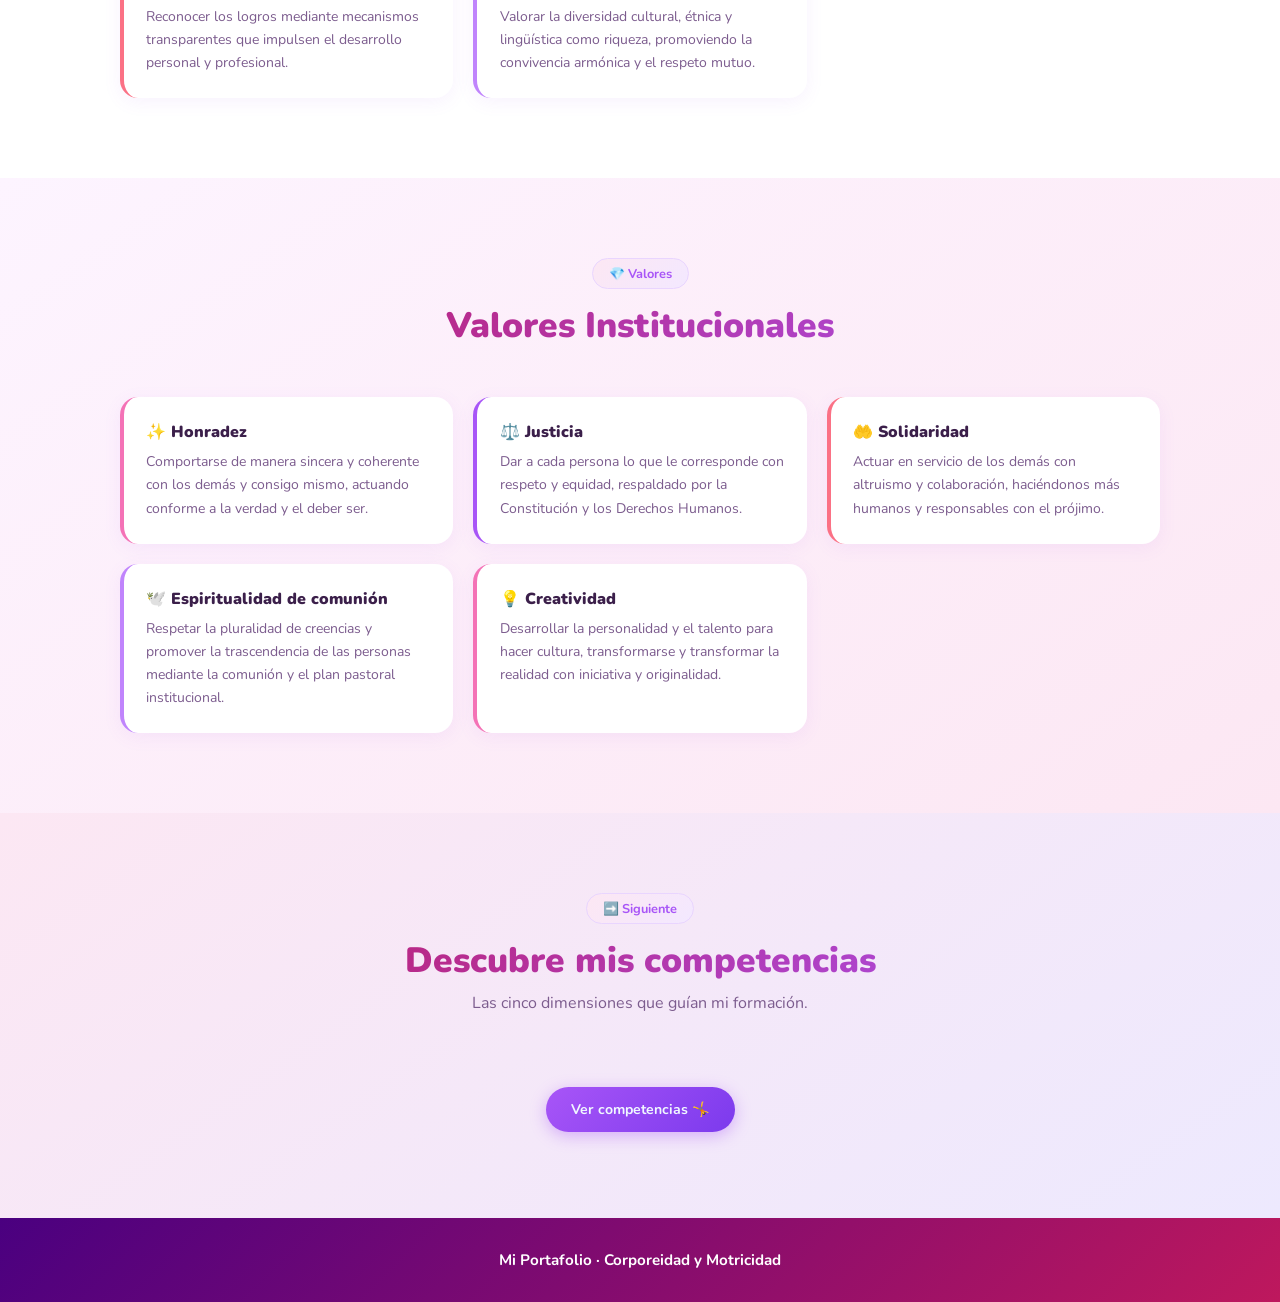
<file: presentacion.html>
<!DOCTYPE html>
<html lang="es">
<head>
  <meta charset="UTF-8"/>
  <meta name="viewport" content="width=device-width, initial-scale=1.0"/>
  <title>Presentación — MI PORTAFOLIO</title>
  <link rel="stylesheet" href="style.css"/>
  <link href="https://fonts.googleapis.com/css2?family=Nunito:wght@400;600;700;900&display=swap" rel="stylesheet"/>
</head>
<body>

  <header class="navbar">
    <div class="navbar__brand">
      <span class="navbar__logo-icon">🌸</span>
      <span class="navbar__title">MI PORTAFOLIO</span>
    </div>
    <nav class="navbar__links" id="navLinks">
      <a href="index.html" class="navbar__link">INICIO</a>
      <a href="presentacion.html" class="navbar__link">PRESENTACIÓN</a>
      <a href="competencias.html" class="navbar__link">COMPETENCIAS</a>
      <a href="evidencias.html" class="navbar__link">EVIDENCIAS</a>      
      <a href="Referencias.html" class="navbar__link">REFERENCIAS</a>
      <a href="contacto.html" class="navbar__link">CONTACTO</a>
    </nav>
    <button class="navbar__hamburger" onclick="toggleMenu()" aria-label="Menú">☰</button>
  </header>

  <section class="page-hero">
    <div class="page-hero__inner">
      <a href="index.html" class="back-link">← Volver al inicio</a>
      <span class="page-hero__badge">🌸 Sobre mí</span>
      <h1 class="page-hero__title">Presentación del Portafolio</h1>
      <p class="page-hero__desc">Conoce mi trayectoria, mis aprendizajes y mi compromiso con la educación física y el desarrollo integral.</p>
    </div>
  </section>

  <!-- ══ PRESENTACIÓN GENERAL ══ -->
  <section class="section">
    <div class="container">
      <div class="section__head reveal">
        <span class="section__tag">📋 Presentación</span>
        <h2 class="section__title">¿Qué es este portafolio?</h2>
      </div>
      <div class="sesion-block reveal">
        <div class="sesion-block__body">
          <p>Este portafolio recopila y sistematiza las unidades de aprendizaje del curso <strong>Corporeidad y Motricidad para el Aprendizaje y la Autonomía</strong>, acompañadas de sus evidencias. Es un espacio de reflexión crítica sobre mi proceso formativo como futura docente de Educación Primaria, donde evidencio el desarrollo de mis competencias en torno al cuerpo, el movimiento y la autonomía.</p>
        </div>
      </div>

      <!-- Tarjetas resumen -->
      <div class="cards" style="margin-top:2rem;">
        <div class="card card--pink reveal reveal--scale">
          <div class="card__emoji">🌺</div>
          <h3 class="card__title">Mi Aprendizaje</h3>
          <p class="card__text">Registro vivo de mis experiencias, conocimientos y competencias desarrolladas con dedicación y entusiasmo.</p>
        </div>
        <div class="card card--purple reveal reveal--scale">
          <div class="card__emoji">🎯</div>
          <h3 class="card__title">Mis Objetivos</h3>
          <p class="card__text">Cada sección refleja mi compromiso con la excelencia académica y el crecimiento personal continuo.</p>
        </div>
        <div class="card card--rose reveal reveal--scale">
          <div class="card__emoji">🏆</div>
          <h3 class="card__title">Mis Logros</h3>
          <p class="card__text">Evidencias concretas de proyectos realizados y habilidades desarrolladas con esfuerzo y pasión.</p>
        </div>
      </div>
    </div>
  </section>

  <!-- ══ AUTORRETRATO ══ -->
  <section class="section" style="background: linear-gradient(145deg, #fdf4ff, #fce7f3);">
    <div class="container">
      <div class="section__head reveal">
        <span class="section__tag">🪞 Autorretrato</span>
        <h2 class="section__title">Autorretrato del Estudiante</h2>
        <p class="section__desc">Quién soy, mis motivaciones y mi vocación docente.</p>
      </div>
      <div class="autorretrato reveal">
        <div class="autorretrato__photo">
          
          <img src="imagen2.png" alt="Autorretrato de Claudia Paola Ato Fernández" class="autorretrato__img"/>
        </div>
        <div class="autorretrato__text">
          <p>Mi nombre es <strong>Claudia Paola Ato Fernández</strong>, tengo 19 años, 
           </p> <p>soy de Jaén y estudio el III ciclo de Educación Primaria en la EESPP </p>
           <p>"Víctor Andrés Belaunde".</p>
        </div>
      </div>

      <!-- Tarjetas de personalidad -->
      <div class="cards" style="margin-top:2rem;">
        <div class="card card--pink reveal reveal--scale">
          <div class="card__emoji">🌸</div>
          <h3 class="card__title">Mi Carácter</h3>
          <p class="card__text">Soy responsable, amable y organizada. Disfruto interactuar con los demás, pues creo que las relaciones humanas son esenciales para el desarrollo personal y docente.</p>
        </div>
        <div class="card card--purple reveal reveal--scale">
          <div class="card__emoji">❤️</div>
          <h3 class="card__title">Mi Vocación</h3>
          <p class="card__text">Elegí la educación porque el Perú necesita docentes con verdadera vocación. Quiero marcar una diferencia y ser esa maestra que inspire confianza y sea recordada con cariño.</p>
        </div>
        <div class="card card--rose reveal reveal--scale">
          <div class="card__emoji">🎯</div>
          <h3 class="card__title">Mi Reto Personal</h3>
          <p class="card__text">Mi tendencia al perfeccionismo me impulsa a dar siempre lo mejor. Aunque me exige más tiempo, me motiva a crecer constantemente como persona y futura docente.</p>
        </div>
      </div>
    </div>
  </section>

  <!-- ══ MISIÓN Y VISIÓN ══ -->
  <section class="section section--grad">
    <div class="container">
      <div class="section__head reveal">
        <span class="section__tag section__tag--light">🏛️ Aspectos Preliminares</span>
        <h2 class="section__title section__title--light">Misión y Visión</h2>
        <p class="section__desc section__desc--light">Bases institucionales que orientan mi formación docente.</p>
      </div>
      <div style="display:grid; grid-template-columns:repeat(auto-fit,minmax(280px,1fr)); gap:1.5rem;">
        <div class="comp-card reveal reveal--left">
          <div class="comp-card__circle comp-card__circle--1" style="font-size:1.5rem;">🎯</div>
          <h3 class="comp-card__name">Misión</h3>
          <p class="comp-card__desc">Institución intercultural de formación inicial docente que promueve la investigación, el liderazgo pedagógico y el compromiso social y ambiental, respetando la diversidad cultural del país.</p>
        </div>
        <div class="comp-card reveal reveal--right">
          <div class="comp-card__circle comp-card__circle--4" style="font-size:1.5rem;">🔭</div>
          <h3 class="comp-card__name">Visión</h3>
          <p class="comp-card__desc">Al 2030, ser una escuela superior que fomenta la ciudadanía, la interculturalidad y el diálogo intergeneracional, con enfoque humanista integral en una sociedad democrática e inclusiva.</p>
        </div>
      </div>
    </div>
  </section>

  <!-- ══ PRINCIPIOS ══ -->
  <section class="section">
    <div class="container">
      <div class="section__head reveal">
        <span class="section__tag">⚖️ Principios Institucionales</span>
        <h2 class="section__title">Principios</h2>
      </div>
      <div class="prin-grid">
        <div class="prin-card reveal">
          <div class="prin-card__title">🎓 Calidad educativa</div>
          <p class="prin-card__text">Adecuar la educación a las demandas del entorno de forma inclusiva y accesible, anticipando necesidades futuras de los beneficiarios.</p>
        </div>
        <div class="prin-card prin-card--purple reveal">
          <div class="prin-card__title">🔗 Pertinencia</div>
          <p class="prin-card__text">Vincular la oferta educativa con las necesidades del sector productivo y el desarrollo local, regional y nacional.</p>
        </div>
        <div class="prin-card prin-card--rose reveal">
          <div class="prin-card__title">🌊 Flexibilidad</div>
          <p class="prin-card__text">Adaptar la propuesta educativa con apertura y dinamismo a las demandas cambiantes del entorno social y productivo.</p>
        </div>
        <div class="prin-card prin-card--lav reveal">
          <div class="prin-card__title">🤝 Inclusión social</div>
          <p class="prin-card__text">Garantizar que todas las personas, sin discriminación, accedan a servicios de calidad y desarrollen plenamente sus habilidades.</p>
        </div>
        <div class="prin-card reveal">
          <div class="prin-card__title">🔍 Transparencia</div>
          <p class="prin-card__text">Contar con sistemas de información accesibles y actualizados que faciliten la toma de decisiones en todos los niveles.</p>
        </div>
        <div class="prin-card prin-card--purple reveal">
          <div class="prin-card__title">⚖️ Equidad</div>
          <p class="prin-card__text">Brindar el servicio educativo sin discriminación por origen, raza, sexo, idioma, religión u opinión.</p>
        </div>
        <div class="prin-card prin-card--rose reveal">
          <div class="prin-card__title">🏅 Mérito</div>
          <p class="prin-card__text">Reconocer los logros mediante mecanismos transparentes que impulsen el desarrollo personal y profesional.</p>
        </div>
        <div class="prin-card prin-card--lav reveal">
          <div class="prin-card__title">🌍 Interculturalidad</div>
          <p class="prin-card__text">Valorar la diversidad cultural, étnica y lingüística como riqueza, promoviendo la convivencia armónica y el respeto mutuo.</p>
        </div>
      </div>
    </div>
  </section>

  <!-- ══ VALORES ══ -->
  <section class="section" style="background:linear-gradient(145deg,#fdf4ff,#fce7f3);">
    <div class="container">
      <div class="section__head reveal">
        <span class="section__tag">💎 Valores</span>
        <h2 class="section__title">Valores Institucionales</h2>
      </div>
      <div class="prin-grid">
        <div class="prin-card reveal">
          <div class="prin-card__title">✨ Honradez</div>
          <p class="prin-card__text">Comportarse de manera sincera y coherente con los demás y consigo mismo, actuando conforme a la verdad y el deber ser.</p>
        </div>
        <div class="prin-card prin-card--purple reveal">
          <div class="prin-card__title">⚖️ Justicia</div>
          <p class="prin-card__text">Dar a cada persona lo que le corresponde con respeto y equidad, respaldado por la Constitución y los Derechos Humanos.</p>
        </div>
        <div class="prin-card prin-card--rose reveal">
          <div class="prin-card__title">🤲 Solidaridad</div>
          <p class="prin-card__text">Actuar en servicio de los demás con altruismo y colaboración, haciéndonos más humanos y responsables con el prójimo.</p>
        </div>
        <div class="prin-card prin-card--lav reveal">
          <div class="prin-card__title">🕊️ Espiritualidad de comunión</div>
          <p class="prin-card__text">Respetar la pluralidad de creencias y promover la trascendencia de las personas mediante la comunión y el plan pastoral institucional.</p>
        </div>
        <div class="prin-card reveal">
          <div class="prin-card__title">💡 Creatividad</div>
          <p class="prin-card__text">Desarrollar la personalidad y el talento para hacer cultura, transformarse y transformar la realidad con iniciativa y originalidad.</p>
        </div>
      </div>
    </div>
  </section>

  <section class="section section--contact">
    <div class="container container--center reveal">
      <div class="section__head">
        <span class="section__tag">➡️ Siguiente</span>
        <h2 class="section__title">Descubre mis competencias</h2>
        <p class="section__desc">Las cinco dimensiones que guían mi formación.</p>
      </div>
      <a href="competencias.html" class="btn btn--purple">Ver competencias 🤸</a>
    </div>
  </section>

  <footer class="footer">
    <p class="footer__text">Mi Portafolio · Corporeidad y Motricidad</p>
  </footer>

  <button class="scrolltop" id="scrollTop" aria-label="Volver arriba">↑</button>

  <script src="script.js"></script>
  <script>
    const stBtn = document.getElementById('scrollTop');
    window.addEventListener('scroll', ()=> stBtn.classList.toggle('scrolltop--show', window.scrollY > 400));
    stBtn.addEventListener('click', ()=> window.scrollTo({top:0, behavior:'smooth'}));
  </script>
</body>
</html>
</file>
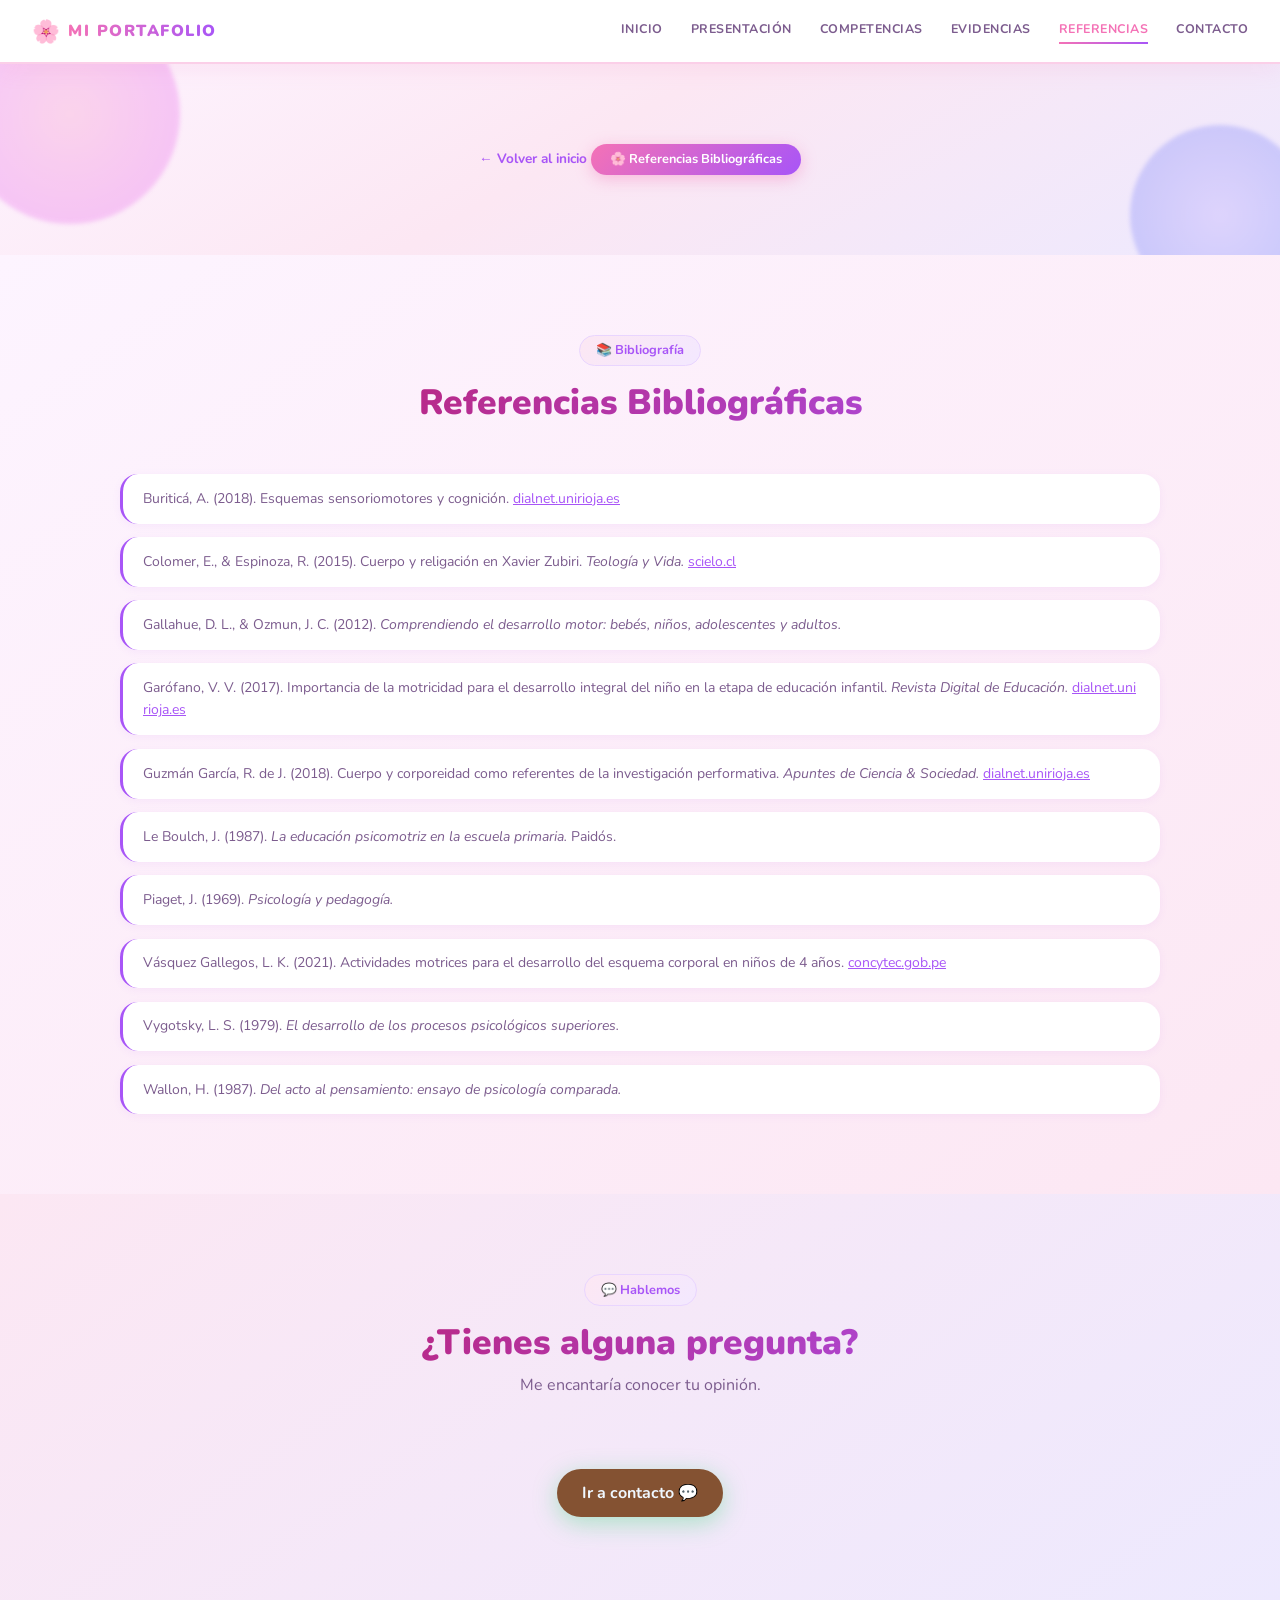
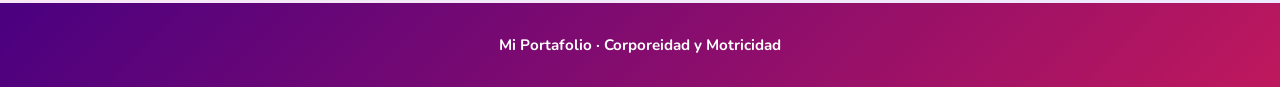
<file: Referencias.html>
<!DOCTYPE html>
<html lang="es">
<head>
  <meta charset="UTF-8"/>
  <meta name="viewport" content="width=device-width, initial-scale=1.0"/>
  <title>Evidencias — MI PORTAFOLIO</title>
  <link rel="stylesheet" href="style.css"/>
  <link href="https://fonts.googleapis.com/css2?family=Nunito:wght@400;600;700;900&display=swap" rel="stylesheet"/>
</head>
<body>

  <header class="navbar">
    <div class="navbar__brand">
      <span class="navbar__logo-icon">🌸</span>
      <span class="navbar__title">MI PORTAFOLIO</span>
    </div>
    <nav class="navbar__links" id="navLinks">
      <a href="index.html" class="navbar__link">INICIO</a>
      <a href="presentacion.html" class="navbar__link">PRESENTACIÓN</a>
      <a href="competencias.html" class="navbar__link">COMPETENCIAS</a>
      <a href="evidencias.html" class="navbar__link">EVIDENCIAS</a>      
      <a href="Referencias.html" class="navbar__link">REFERENCIAS</a>
      <a href="contacto.html" class="navbar__link">CONTACTO</a>
    </nav>
    <button class="navbar__hamburger" onclick="toggleMenu()" aria-label="Menú">☰</button>
  </header>

  <section class="page-hero">
    <div class="page-hero__inner">
      <a href="index.html" class="back-link">← Volver al inicio</a>
      <span class="page-hero__badge"> 🌸 Referencias Bibliográficas </span>
    </div>
  </section>


  <!-- ══ REFERENCIAS ══ -->
  <section class="section" style="background:linear-gradient(145deg,#fdf4ff,#fce7f3);">
    <div class="container">
      <div class="section__head reveal">
        <span class="section__tag">📚 Bibliografía</span>
        <h2 class="section__title">Referencias Bibliográficas</h2>
      </div>
      <ul class="biblio-list reveal">
        <li>Buriticá, A. (2018). Esquemas sensoriomotores y cognición. <a href="https://dialnet.unirioja.es/servlet/articulo?codigo=7076618" target="_blank">dialnet.unirioja.es</a></li>
        <li>Colomer, E., &amp; Espinoza, R. (2015). Cuerpo y religación en Xavier Zubiri. <em>Teología y Vida.</em> <a href="https://www.scielo.cl/pdf/tv/v56n2/art05.pdf" target="_blank">scielo.cl</a></li>
        <li>Gallahue, D. L., &amp; Ozmun, J. C. (2012). <em>Comprendiendo el desarrollo motor: bebés, niños, adolescentes y adultos.</em></li>
        <li>Garófano, V. V. (2017). Importancia de la motricidad para el desarrollo integral del niño en la etapa de educación infantil. <em>Revista Digital de Educación.</em> <a href="https://dialnet.unirioja.es/descarga/articulo/6038088.pdf" target="_blank">dialnet.unirioja.es</a></li>
        <li>Guzmán García, R. de J. (2018). Cuerpo y corporeidad como referentes de la investigación performativa. <em>Apuntes de Ciencia &amp; Sociedad.</em> <a href="https://dialnet.unirioja.es/descarga/articulo/7541455.pdf" target="_blank">dialnet.unirioja.es</a></li>
        <li>Le Boulch, J. (1987). <em>La educación psicomotriz en la escuela primaria.</em> Paidós.</li>
        <li>Piaget, J. (1969). <em>Psicología y pedagogía.</em></li>
        <li>Vásquez Gallegos, L. K. (2021). Actividades motrices para el desarrollo del esquema corporal en niños de 4 años. <a href="https://alicia.concytec.gob.pe/vufind/Record/UCSS_f573adb60fb951fbc3152d0257a63927" target="_blank">concytec.gob.pe</a></li>
        <li>Vygotsky, L. S. (1979). <em>El desarrollo de los procesos psicológicos superiores.</em></li>
        <li>Wallon, H. (1987). <em>Del acto al pensamiento: ensayo de psicología comparada.</em></li>
      </ul>
    </div>
  </section>

  <section class="section section--contact">
    <div class="container container--center reveal">
      <div class="section__head">
        <span class="section__tag">💬 Hablemos</span>
        <h2 class="section__title">¿Tienes alguna pregunta?</h2>
        <p class="section__desc">Me encantaría conocer tu opinión.</p>
      </div>
      <a href="contacto.html" class="btn btn--whatsapp">Ir a contacto 💬</a>
    </div>
  </section>

  <footer class="footer">
    <p class="footer__text">Mi Portafolio · Corporeidad y Motricidad</p>
  </footer>

  <button class="scrolltop" id="scrollTop" aria-label="Volver arriba">↑</button>

  <script src="script.js"></script>
  <script>
    const stBtn = document.getElementById('scrollTop');
    window.addEventListener('scroll', ()=> stBtn.classList.toggle('scrolltop--show', window.scrollY > 400));
    stBtn.addEventListener('click', ()=> window.scrollTo({top:0, behavior:'smooth'}));
  </script>
  
</body>
</html>
</file>
<file: style.css>
/* ══════════════════════════════════════════
   MI PORTAFOLIO — Corporeidad y Motricidad
   Estilo: femenino, suave, rosa-morado-pastel
   ══════════════════════════════════════════ */

:root {
  --pink:       #f472b6;
  --pink-soft:  #fce7f3;
  --pink-mid:   #fbcfe8;
  --purple:     #a855f7;
  --purple-soft:#f3e8ff;
  --purple-mid: #e9d5ff;
  --rose:       #fb7185;
  --lavender:   #c084fc;
  --mauve:      #e879f9;
  --white:      #ffffff;
  --text:       #3b1f4a;
  --text-soft:  #7c5c8e;
  --radius:     18px;
  --radius-lg:  28px;
}

* { margin:0; padding:0; box-sizing:border-box; }
html { scroll-behavior:smooth; }
body {
  font-family: 'Nunito', sans-serif;
  color: var(--text);
  background: #fff;
  overflow-x: hidden;
}

/* ── NAVBAR ── */
.navbar {
  position: fixed; top:0; left:0; right:0; z-index:200;
  display: flex; align-items: center; justify-content: space-between;
  padding: 0 2rem; height: 64px;
  background: rgba(255,255,255,0.92);
  backdrop-filter: blur(12px);
  border-bottom: 2px solid var(--pink-mid);
  box-shadow: 0 4px 24px rgba(244,114,182,0.12);
}
.navbar__brand { display:flex; align-items:center; gap:0.5rem; }
.navbar__logo-icon { font-size:1.4rem; }
.navbar__title {
  font-weight:900; font-size:1rem; letter-spacing:1.5px;
  background: linear-gradient(90deg, var(--pink), var(--purple));
  -webkit-background-clip: text; -webkit-text-fill-color: transparent; background-clip: text;
}
.navbar__links { display:flex; gap:1.75rem; }
.navbar__link {
  color: var(--text-soft); text-decoration:none;
  font-size:0.78rem; font-weight:700; letter-spacing:0.5px;
  transition: color .2s; padding-bottom:3px;
  border-bottom: 2px solid transparent;
}
.navbar__link:hover, .navbar__link.active {
  color: var(--pink);
  border-bottom-color: var(--pink);
}
.navbar__hamburger {
  display:none; background:none; border:none;
  font-size:1.5rem; color:var(--purple); cursor:pointer;
}
.navbar__links.open {
  display: flex; flex-direction: column;
  position: fixed; top:64px; left:0; right:0;
  background: rgba(255,255,255,0.97);
  padding: 1.5rem 2rem 2rem;
  border-bottom: 2px solid var(--pink-mid);
  gap: 1.2rem;
}

/* ── HERO ── */
.hero {
  position: relative; min-height: 100vh;
  display: flex; align-items: center; justify-content: center;
  padding: 100px 2rem 4rem;
  background: linear-gradient(145deg, #fdf4ff 0%, #fce7f3 40%, #ede9fe 100%);
  overflow: hidden;
}

/* Burbujas */
.bubble {
  position:absolute; border-radius:50%; opacity:0.35;
  animation: float 8s ease-in-out infinite;
}
.b1 { width:280px; height:280px; background:radial-gradient(circle, #f9a8d4, #e879f9); top:-60px; left:-60px; animation-duration:9s; }
.b2 { width:200px; height:200px; background:radial-gradient(circle, #c4b5fd, #818cf8); bottom:60px; right:-40px; animation-duration:11s; animation-delay:2s; }
.b3 { width:140px; height:140px; background:radial-gradient(circle, #fbcfe8, #f472b6); top:40%; left:5%; animation-duration:7s; animation-delay:1s; }
.b4 { width:100px; height:100px; background:radial-gradient(circle, #ddd6fe, #a78bfa); top:20%; right:8%; animation-duration:10s; animation-delay:3s; }
.b5 { width:180px; height:180px; background:radial-gradient(circle, #fecdd3, #fb7185); bottom:-30px; left:30%; animation-duration:12s; animation-delay:1.5s; }
@keyframes float {
  0%,100% { transform: translateY(0) scale(1); }
  50%      { transform: translateY(-20px) scale(1.04); }
}

.hero__inner {
  position:relative; z-index:2;
  display:flex; flex-direction:column; align-items:center;
  gap:1.5rem; text-align:center; max-width:900px; width:100%;
}
.hero__badge {
  background: linear-gradient(135deg, var(--pink), var(--purple));
  color:#fff; font-size:0.85rem; font-weight:700;
  padding:0.4rem 1.4rem; border-radius:50px;
  box-shadow: 0 4px 16px rgba(244,114,182,0.4);
  letter-spacing:0.5px;
}
.hero__heading {
  font-family:'Nunito', sans-serif;
  font-size:clamp(2.2rem, 5vw, 3.8rem);
  font-weight:900; line-height:1.1;
  background: linear-gradient(135deg, #be185d, var(--purple), #7c3aed);
  -webkit-background-clip:text; -webkit-text-fill-color:transparent; background-clip:text;
  filter: drop-shadow(0 2px 8px rgba(168,85,247,0.2));
}
.hero__sub {
  font-size:clamp(1rem, 2.5vw, 1.35rem);
  font-weight:700; color:var(--text-soft); letter-spacing:0.5px;
}

/* ── BANNER ANIMADO ── */
.banner {
  position:relative; width:100%; max-width:860px;
  height:78px; border-radius:22px; overflow:hidden;
  background: linear-gradient(135deg, #9b59b6, #e91e8c, #ff69b4, #c471ed, #f64f59);
  background-size:300% 300%;
  animation: gradMove 6s ease infinite;
  box-shadow: 0 8px 32px rgba(168,85,247,0.45), 0 0 0 3px rgba(255,255,255,0.6);
}
@keyframes gradMove {
  0%   { background-position: 0% 50%; }
  50%  { background-position: 100% 50%; }
  100% { background-position: 0% 50%; }
}
.banner::before {
  content:''; position:absolute; inset:4px; border-radius:18px;
  background:rgba(255,255,255,0.12); backdrop-filter:blur(2px); z-index:1;
}
.banner__track {
  position:relative; z-index:3;
  height:100%; display:flex; align-items:center;
  overflow:hidden;
}
.banner__text {
  white-space:nowrap;
  font-size:1.35rem; font-weight:900; letter-spacing:2px;
  text-transform:uppercase;
  background: linear-gradient(90deg, #fff, #ffe4f7, #fff, #e8d5ff, #fff);
  -webkit-background-clip:text; -webkit-text-fill-color:transparent; background-clip:text;
  animation: scroll 22s linear infinite;
  display:inline-block; padding-right:60px;
}
@keyframes scroll {
  from { transform: translateX(100vw); }
  to   { transform: translateX(-100%); }
}

/* Líneas LED */
.banner__led {
  position:absolute; z-index:5;
  box-shadow: 0 0 8px #fff, 0 0 16px #f9a8d4;
}
.banner__led--top    { top:0; left:-30%; width:30%; height:3px; background:linear-gradient(90deg,transparent,#fff,#f9a8d4,transparent); animation:ledT 3.5s linear infinite; }
.banner__led--right  { top:-30%; right:0; width:3px; height:30%; background:linear-gradient(180deg,transparent,#fff,#c4b5fd,transparent); animation:ledR 3.5s linear 0.875s infinite; }
.banner__led--bottom { bottom:0; right:-30%; width:30%; height:3px; background:linear-gradient(270deg,transparent,#fff,#f9a8d4,transparent); animation:ledB 3.5s linear 1.75s infinite; }
.banner__led--left   { bottom:-30%; left:0; width:3px; height:30%; background:linear-gradient(0deg,transparent,#fff,#c4b5fd,transparent); animation:ledL 3.5s linear 2.625s infinite; }
@keyframes ledT { from{left:-30%}  to{left:100%} }
@keyframes ledR { from{top:-30%}   to{top:100%} }
@keyframes ledB { from{right:-30%} to{right:100%} }
@keyframes ledL { from{bottom:-30%} to{bottom:100%} }

/* ── PILLS ── */
.hero__pills { display:flex; flex-wrap:wrap; gap:0.75rem; justify-content:center; }
.pill {
  padding:0.5rem 1.2rem; border-radius:50px;
  font-size:0.85rem; font-weight:700;
  box-shadow: 0 4px 12px rgba(0,0,0,0.08);
  transition: transform 0.2s;
}
.pill:hover { transform: translateY(-3px) scale(1.05); }
.pill--pink     { background:#fce7f3; color:#be185d; border:2px solid #fbcfe8; }
.pill--purple   { background:#f3e8ff; color:#7c3aed; border:2px solid #e9d5ff; }
.pill--rose     { background:#fff1f2; color:#be123c; border:2px solid #fecdd3; }
.pill--lavender { background:#ede9fe; color:#6d28d9; border:2px solid #ddd6fe; }
.pill--mauve    { background:#fdf4ff; color:#86198f; border:2px solid #f5d0fe; }

/* ── SECTIONS ── */
.section { padding:5rem 2rem; }
.section--grad {
  background: linear-gradient(145deg, #4a0080 0%, #9b1fa3 50%, #c2185b 100%);
}
.section--contact {
  background: linear-gradient(145deg, #fce7f3 0%, #ede9fe 100%);
}
.container { max-width:1040px; margin:0 auto; }
.container--center { text-align:center; }

.section__head { text-align:center; margin-bottom:3rem; }
.section__tag {
  display:inline-block;
  background: linear-gradient(135deg, var(--pink-soft), var(--purple-soft));
  color:var(--purple); font-size:0.8rem; font-weight:700;
  padding:0.35rem 1rem; border-radius:50px; margin-bottom:0.75rem;
  border:1.5px solid var(--purple-mid);
}
.section__tag--light {
  background:rgba(255,255,255,0.2); color:#fff;
  border-color:rgba(255,255,255,0.3);
}
.section__title {
  font-size:clamp(1.6rem,3vw,2.2rem); font-weight:900;
  background:linear-gradient(135deg, #be185d, var(--purple));
  -webkit-background-clip:text; -webkit-text-fill-color:transparent; background-clip:text;
  margin-bottom:0.5rem;
}
.section__title--light { background:none; -webkit-text-fill-color:#fff; color:#fff; }
.section__desc { color:var(--text-soft); font-size:1rem; }
.section__desc--light { color:rgba(255,255,255,0.8); }

/* ── CARDS ── */
.cards { display:grid; grid-template-columns:repeat(auto-fit,minmax(260px,1fr)); gap:1.5rem; }
.card {
  border-radius:var(--radius-lg); padding:2rem 1.75rem;
  transition:transform .25s, box-shadow .25s;
  border:2px solid transparent;
}
.card:hover { transform:translateY(-6px); box-shadow:0 20px 48px rgba(168,85,247,0.15); }
.card--pink   { background:linear-gradient(145deg,#fff,var(--pink-soft)); border-color:var(--pink-mid); }
.card--purple { background:linear-gradient(145deg,#fff,var(--purple-soft)); border-color:var(--purple-mid); }
.card--rose   { background:linear-gradient(145deg,#fff,#fff1f2); border-color:#fecdd3; }
.card__emoji  { font-size:2.8rem; margin-bottom:0.75rem; }
.card__title  { font-size:1.1rem; font-weight:900; color:var(--text); margin-bottom:0.5rem; }
.card__text   { color:var(--text-soft); font-size:0.9rem; line-height:1.65; }

/* ── COMPETENCIAS ── */
.comp-grid {
  display:grid; grid-template-columns:repeat(auto-fit,minmax(160px,1fr));
  gap:1.5rem;
}
.comp-card {
  background:rgba(255,255,255,0.15); border:2px solid rgba(255,255,255,0.25);
  border-radius:var(--radius-lg); padding:1.75rem 1rem; text-align:center;
  backdrop-filter:blur(8px);
  transition:transform .25s, background .25s;
}
.comp-card:hover { transform:translateY(-5px); background:rgba(255,255,255,0.25); }
.comp-card__circle {
  width:70px; height:70px; border-radius:50%;
  display:flex; align-items:center; justify-content:center;
  font-size:2rem; margin:0 auto 1rem;
  box-shadow:0 6px 20px rgba(0,0,0,0.2);
}
.comp-card__circle--1 { background:linear-gradient(135deg,#f472b6,#ec4899); }
.comp-card__circle--2 { background:linear-gradient(135deg,#22c55e,#16a34a); }
.comp-card__circle--3 { background:linear-gradient(135deg,#f97316,#ea580c); }
.comp-card__circle--4 { background:linear-gradient(135deg,#a855f7,#7c3aed); }
.comp-card__circle--5 { background:linear-gradient(135deg,#e879f9,#c026d3); }
.comp-card__name { color:#fff; font-weight:900; font-size:1rem; margin-bottom:0.4rem; }
.comp-card__desc { color:rgba(255,255,255,0.75); font-size:0.82rem; line-height:1.55; }

/* ── EVIDENCIAS ── */
.ev-grid { display:flex; flex-direction:column; gap:1.5rem; }
.ev-card {
  display:flex; gap:1.5rem; align-items:center;
  background:#fff; border-radius:var(--radius-lg); padding:1.5rem;
  border:2px solid var(--pink-mid);
  box-shadow:0 8px 32px rgba(244,114,182,0.1);
  transition:transform .25s, box-shadow .25s;
}
.ev-card:hover { transform:translateY(-4px); box-shadow:0 16px 48px rgba(168,85,247,0.15); }
.ev-card__thumb {
  flex-shrink:0; width:120px; height:90px; border-radius:14px;
  display:flex; align-items:center; justify-content:center;
}
.ev-card__thumb--video { background:linear-gradient(135deg,#f472b6,#a855f7); }
.ev-card__thumb--doc   { background:linear-gradient(135deg,#818cf8,#c084fc); }
.ev-card__play  { font-size:2.5rem; }
.ev-card__tag {
  display:inline-block; font-size:0.7rem; font-weight:700; letter-spacing:1px;
  background:var(--pink-soft); color:#be185d;
  padding:0.25rem 0.75rem; border-radius:50px;
  margin-bottom:0.4rem;
}
.ev-card__tag--purple { background:var(--purple-soft); color:#7c3aed; }
.ev-card__title { font-size:1.05rem; font-weight:900; color:var(--text); margin-bottom:0.3rem; }
.ev-card__desc  { color:var(--text-soft); font-size:0.875rem; margin-bottom:0.75rem; }

/* ── BOTONES ── */
.btn {
  display:inline-flex; align-items:center; gap:0.5rem;
  padding:0.6rem 1.4rem; border-radius:50px;
  font-size:0.88rem; font-weight:700; text-decoration:none;
  transition:all .2s; cursor:pointer;
}
.btn--pink   { background:linear-gradient(135deg,var(--pink),#ec4899); color:#fff; box-shadow:0 4px 16px rgba(244,114,182,0.4); }
.btn--pink:hover   { transform:translateY(-2px); box-shadow:0 8px 24px rgba(244,114,182,0.5); }
.btn--purple { background:linear-gradient(135deg,var(--purple),#7c3aed); color:#fff; box-shadow:0 4px 16px rgba(168,85,247,0.4); }
.btn--purple:hover { transform:translateY(-2px); box-shadow:0 8px 24px rgba(168,85,247,0.5); }
.btn--whatsapp {
  background:#25d366; color:#fff;
  font-size:1rem; padding:0.85rem 2.2rem;
  box-shadow:0 6px 24px rgba(37,211,102,0.35);
}
.btn--whatsapp:hover { background:#1ebe5d; transform:translateY(-3px); box-shadow:0 12px 32px rgba(37,211,102,0.45); }

/* ── FOOTER ── */
.footer {
  background:linear-gradient(135deg,#4a0080,#be185d);
  text-align:center; padding:2rem;
}
.footer__text { color:#fff; font-weight:700; font-size:0.95rem; }
.footer__sub  { color:rgba(255,255,255,0.6); font-size:0.8rem; margin-top:0.3rem; }

/* ── RESPONSIVE ── */
@media(max-width:768px){
  .navbar__links:not(.open) { display:none; }
  .navbar__hamburger { display:block; }
  .ev-card { flex-direction:column; text-align:center; }
  .ev-card__thumb { width:100%; height:110px; }
  .banner { height:68px; }
  .banner__text { font-size:1rem; }
  .comp-grid { grid-template-columns:repeat(2,1fr); }
}
@media(max-width:480px){
  .comp-grid { grid-template-columns:1fr; }
}
@media(prefers-reduced-motion:reduce){
  .banner__text, .banner__led, .bubble { animation:none; }
}


/* ══════════════════════════════════════
   BANNER IMAGEN CON EFECTO CUADRITOS
   ══════════════════════════════════════ */

.img-banner {
  position: relative;
  width: 100%;
  height: 520px;
  margin-top: 64px; /* altura navbar */
  overflow: hidden;
}

/* La imagen de fondo */
.img-banner__bg {
  position: absolute;
  inset: 0;
  background-size: cover;
  background-position: center top;
  background-repeat: no-repeat;
  z-index: 0;
}

/* Contenedor de los cuadritos */
.img-banner__tiles {
  position: absolute;
  inset: 0;
  z-index: 2;
  display: grid;
  grid-template-columns: repeat(20, 1fr);
  grid-template-rows: repeat(8, 1fr);
}

/* Cada cuadrito */
.tile {
  background: linear-gradient(135deg, #f3e8ff, #fce7f3, #ede9fe);
  opacity: 1;
  animation: tileReveal 0.4s ease forwards;
}

@keyframes tileReveal {
  0%   { opacity: 1; transform: scale(1); }
  60%  { opacity: 0.3; transform: scale(0.85); border-radius: 6px; }
  100% { opacity: 0; transform: scale(0); }
}

/* Banner de texto scrolling abajo de la imagen */
.img-banner__overlay-text {
  position: absolute;
  bottom: 0;
  left: 0; right: 0;
  z-index: 3;
  overflow: hidden;
  height: 68px;
  background: linear-gradient(135deg, #9b59b6, #e91e8c, #ff69b4, #c471ed, #f64f59);
  background-size: 300% 300%;
  animation: gradMove 6s ease infinite;
  box-shadow: 0 -4px 24px rgba(168,85,247,0.35);
}

/* Líneas LED en el banner de texto */
.img-banner__overlay-text::before {
  content: '';
  position: absolute;
  top: 0; left: 0; right: 0;
  height: 3px;
  background: linear-gradient(90deg, transparent, #fff, #f9a8d4, #c4b5fd, transparent);
  animation: ledShine 2s linear infinite;
}
@keyframes ledShine {
  from { transform: translateX(-100%); }
  to   { transform: translateX(100%); }
}

.banner-scroll-wrap {
  height: 100%;
  display: flex;
  align-items: center;
  overflow: hidden;
}

.banner-scroll {
  white-space: nowrap;
  font-family: 'Nunito', sans-serif;
  font-size: 1.3rem;
  font-weight: 900;
  letter-spacing: 2px;
  text-transform: uppercase;
  background: linear-gradient(90deg, #fff, #ffe4f7, #fff, #e8d5ff, #fff);
  -webkit-background-clip: text;
  -webkit-text-fill-color: transparent;
  background-clip: text;
  animation: scroll 22s linear infinite;
  display: inline-block;
  padding-right: 80px;
}

@keyframes gradMove {
  0%   { background-position: 0% 50%; }
  50%  { background-position: 100% 50%; }
  100% { background-position: 0% 50%; }
}

@media (max-width: 768px) {
  .img-banner { height: 320px; }
  .img-banner__tiles {
    grid-template-columns: repeat(10, 1fr);
    grid-template-rows: repeat(6, 1fr);
  }
  .banner-scroll { font-size: 0.95rem; }
  .img-banner__overlay-text { height: 56px; }
}


/* ══════════════════════════════════════════
   MEJORAS — Multi-página, más "wow"
   ══════════════════════════════════════════ */

.navbar { transition: box-shadow .3s, padding .3s; }
.navbar--scrolled { box-shadow: 0 8px 32px rgba(168,85,247,0.22); }

.navbar__link { position:relative; }
.navbar__link::after{
  content:''; position:absolute; left:0; bottom:-4px; height:2px; width:0;
  background:linear-gradient(90deg,var(--pink),var(--purple));
  transition:width .25s ease;
}
.navbar__link:hover::after, .navbar__link.active::after{ width:100%; }
.navbar__link.active{ border-bottom-color:transparent; }

.navbar__logo-icon{ display:inline-block; animation: wiggle 4s ease-in-out infinite; }
@keyframes wiggle{
  0%,100%{ transform:rotate(0deg); }
  10%{ transform:rotate(-12deg); }
  20%{ transform:rotate(10deg); }
  30%{ transform:rotate(0deg); }
}

.reveal{ opacity:0; transform:translateY(36px); transition:opacity .7s ease, transform .7s ease; }
.reveal--in{ opacity:1; transform:translateY(0); }
.reveal--scale{ transform:translateY(0) scale(0.85); }
.reveal--scale.reveal--in{ transform:scale(1); }
.reveal--left{ transform:translateX(-40px); }
.reveal--left.reveal--in{ transform:translateX(0); }
.reveal--right{ transform:translateX(40px); }
.reveal--right.reveal--in{ transform:translateX(0); }

.cards .card:nth-child(1){ transition-delay:.05s; }
.cards .card:nth-child(2){ transition-delay:.18s; }
.cards .card:nth-child(3){ transition-delay:.31s; }
.comp-grid .comp-card:nth-child(1){ transition-delay:.03s; }
.comp-grid .comp-card:nth-child(2){ transition-delay:.10s; }
.comp-grid .comp-card:nth-child(3){ transition-delay:.17s; }
.comp-grid .comp-card:nth-child(4){ transition-delay:.24s; }
.comp-grid .comp-card:nth-child(5){ transition-delay:.31s; }

.card, .comp-card, .ev-card{ will-change:transform; }
.card:hover{ box-shadow:0 24px 56px rgba(168,85,247,0.22); }
.card__emoji{ display:inline-block; transition:transform .35s; }
.card:hover .card__emoji{ transform:scale(1.25) rotate(-8deg); }
.comp-card__circle{ transition:transform .35s; }
.comp-card:hover .comp-card__circle{ transform:scale(1.15) rotate(8deg); }

.page-hero{
  position:relative; margin-top:64px; padding:5rem 2rem 4rem;
  text-align:center; overflow:hidden;
  background: linear-gradient(150deg,#fdf4ff 0%, #fce7f3 45%, #ede9fe 100%);
}
.page-hero::before, .page-hero::after{
  content:''; position:absolute; border-radius:50%; opacity:.4; filter:blur(2px);
  animation: float 9s ease-in-out infinite;
}
.page-hero::before{ width:220px; height:220px; background:radial-gradient(circle,#f9a8d4,#e879f9); top:-60px; left:-40px; }
.page-hero::after{ width:180px; height:180px; background:radial-gradient(circle,#c4b5fd,#818cf8); bottom:-50px; right:-30px; animation-delay:2s; }
.page-hero__inner{ position:relative; z-index:2; max-width:760px; margin:0 auto; }
.page-hero__badge{
  display:inline-block; background:linear-gradient(135deg,var(--pink),var(--purple));
  color:#fff; font-size:.8rem; font-weight:700; padding:.4rem 1.2rem;
  border-radius:50px; margin-bottom:1rem; box-shadow:0 4px 16px rgba(244,114,182,.4);
  animation: popIn .6s ease;
}
.page-hero__title{
  font-size:clamp(1.9rem,4.5vw,3.2rem); font-weight:900; line-height:1.15;
  background:linear-gradient(135deg,#be185d,var(--purple),#7c3aed);
  -webkit-background-clip:text; -webkit-text-fill-color:transparent; background-clip:text;
  margin-bottom:.75rem; animation: popIn .7s ease;
}
.page-hero__desc{ color:var(--text-soft); font-size:1.05rem; font-weight:600; animation: popIn .8s ease; }
@keyframes popIn{
  from{ opacity:0; transform:translateY(14px) scale(.97); }
  to{ opacity:1; transform:translateY(0) scale(1); }
}

.back-link{
  display:inline-flex; align-items:center; gap:.4rem;
  color:var(--purple); font-weight:700; font-size:.85rem; text-decoration:none;
  margin-bottom:1.25rem; transition:transform .2s;
}
.back-link:hover{ transform:translateX(-4px); }

.hub-grid{
  display:grid; grid-template-columns:repeat(auto-fit,minmax(230px,1fr));
  gap:1.5rem; margin-top:1rem;
}
.hub-card{
  position:relative; display:block; text-decoration:none; overflow:hidden;
  border-radius:var(--radius-lg); padding:2rem 1.5rem; color:#fff;
  box-shadow:0 12px 32px rgba(0,0,0,.15);
  transition:transform .35s cubic-bezier(.2,.9,.3,1.3), box-shadow .35s;
}
.hub-card:hover{ transform:translateY(-8px) scale(1.02); box-shadow:0 24px 48px rgba(0,0,0,.22); }
.hub-card::before{
  content:''; position:absolute; inset:0; opacity:0; background:rgba(255,255,255,.14);
  transition:opacity .3s;
}
.hub-card:hover::before{ opacity:1; }
.hub-card__icon{ font-size:2.4rem; display:block; margin-bottom:.75rem; transition:transform .35s; }
.hub-card:hover .hub-card__icon{ transform:scale(1.2) rotate(-6deg); }
.hub-card__title{ font-size:1.15rem; font-weight:900; margin-bottom:.4rem; }
.hub-card__desc{ font-size:.85rem; opacity:.92; line-height:1.5; }
.hub-card__arrow{ position:absolute; right:1.4rem; bottom:1.4rem; font-size:1.3rem; transition:transform .3s; }
.hub-card:hover .hub-card__arrow{ transform:translateX(6px); }
.hub-card--1{ background:linear-gradient(145deg,#f472b6,#a855f7); }
.hub-card--2{ background:linear-gradient(145deg,#7c3aed,#4a0080); }
.hub-card--3{ background:linear-gradient(145deg,#fb7185,#be185d); }
.hub-card--4{ background:linear-gradient(145deg,#818cf8,#6366f1); }
.hub-card--5{ background:linear-gradient(145deg,#81f8f6,#63f199); }

.stats{ display:flex; flex-wrap:wrap; justify-content:center; gap:2.5rem; margin-top:2.5rem; }
.stat{ text-align:center; }
.stat__num{
  font-size:2.4rem; font-weight:900;
  background:linear-gradient(135deg,#be185d,var(--purple));
  -webkit-background-clip:text; -webkit-text-fill-color:transparent; background-clip:text;
}
.stat__label{ font-size:.8rem; font-weight:700; color:var(--text-soft); letter-spacing:.5px; text-transform:uppercase; }

.scrolltop{
  position:fixed; bottom:1.5rem; right:1.5rem; z-index:150;
  width:46px; height:46px; border-radius:50%; border:none; cursor:pointer;
  background:linear-gradient(135deg,var(--pink),var(--purple)); color:#fff; font-size:1.2rem;
  box-shadow:0 8px 24px rgba(168,85,247,.4);
  display:flex; align-items:center; justify-content:center;
  opacity:0; pointer-events:none; transform:translateY(12px);
  transition:opacity .3s, transform .3s;
}
.scrolltop--show{ opacity:1; pointer-events:auto; transform:translateY(0); }
.scrolltop:hover{ transform:translateY(-4px) scale(1.06); }

.btn{ position:relative; overflow:hidden; }
.btn::before{
  content:''; position:absolute; top:0; left:-60%; width:40%; height:100%;
  background:linear-gradient(120deg, transparent, rgba(255,255,255,.55), transparent);
  transform:skewX(-20deg);
}
.btn:hover::before{ animation: shine .9s ease; }
@keyframes shine{ from{ left:-60%; } to{ left:130%; } }

@media(prefers-reduced-motion:reduce){
  .reveal{ opacity:1; transform:none; transition:none; }
  .navbar__logo-icon, .page-hero::before, .page-hero::after{ animation:none; }
}

/* ══════════════════════════════════════════
   NUEVAS SECCIONES — Contenido del portafolio
   ══════════════════════════════════════════ */

/* ── ESPACIO DE IMAGEN ── */
.img-placeholder {
  width: 100%;
  min-height: 220px;
  border-radius: var(--radius-lg);
  background: linear-gradient(135deg, var(--pink-soft), var(--purple-soft));
  border: 2.5px dashed var(--lavender);
  display: flex;
  flex-direction: column;
  align-items: center;
  justify-content: center;
  gap: 0.5rem;
  color: var(--purple);
  font-weight: 700;
  font-size: 0.95rem;
  margin: 1.25rem 0;
  transition: background 0.2s;
}
.img-placeholder__icon { font-size: 2.8rem; }
.img-placeholder--sm { min-height: 150px; font-size: 0.85rem; }
.img-placeholder--lg { min-height: 320px; }

/* ── AUTORRETRATO ── */
.autorretrato {
  display: grid;
  grid-template-columns: 1fr 1fr;
  gap: 2rem;
  align-items: start;
}
.autorretrato__photo {
  width: 100%;
  aspect-ratio: 3/4;
  border-radius: var(--radius-lg);
  background: linear-gradient(135deg, var(--pink-soft), var(--purple-soft));
  border: 2.5px dashed var(--lavender);
  display: flex;
  flex-direction: column;
  align-items: center;
  justify-content: center;
  gap: 0.5rem;
  color: var(--purple);
  font-weight: 700;
  font-size: 0.95rem;
}
.autorretrato__text p {
  color: var(--text-soft);
  line-height: 1.75;
  margin-bottom: 1rem;
  font-size: 0.97rem;
}
@media(max-width:700px){
  .autorretrato { grid-template-columns: 1fr; }
  .autorretrato__photo { aspect-ratio: 4/3; }
}

/* ── PRINCIPIOS / VALORES GRID ── */
.prin-grid {
  display: grid;
  grid-template-columns: repeat(auto-fit, minmax(260px, 1fr));
  gap: 1.25rem;
}
.prin-card {
  background: #fff;
  border-radius: var(--radius);
  padding: 1.5rem 1.4rem;
  border-left: 4px solid var(--pink);
  box-shadow: 0 4px 18px rgba(168,85,247,0.08);
  transition: transform 0.25s, box-shadow 0.25s;
}
.prin-card:hover { transform: translateY(-4px); box-shadow: 0 12px 32px rgba(168,85,247,0.15); }
.prin-card--purple { border-left-color: var(--purple); }
.prin-card--rose   { border-left-color: var(--rose); }
.prin-card--lav    { border-left-color: var(--lavender); }
.prin-card__title { font-size: 1rem; font-weight: 900; color: var(--text); margin-bottom: 0.45rem; display: flex; align-items: center; gap: 0.5rem; }
.prin-card__text  { color: var(--text-soft); font-size: 0.875rem; line-height: 1.65; }

/* ── SILABO TABLE ── */
.silabo-wrap { overflow-x: auto; }
.silabo-table { width: 100%; border-collapse: collapse; font-size: 0.85rem; }
.silabo-table th {
  background: linear-gradient(135deg, var(--pink), var(--purple));
  color: #fff; font-weight: 700;
  padding: 0.75rem 1rem; text-align: left;
}
.silabo-table td { padding: 0.7rem 1rem; border-bottom: 1px solid var(--pink-mid); vertical-align: top; color: var(--text-soft); line-height: 1.55; }
.silabo-table tr:nth-child(even) td { background: #fdf4ff; }
.silabo-table tr:hover td { background: var(--pink-soft); }

/* ── SESIONES ── */
.sesion-block {
  background: #fff;
  border-radius: var(--radius-lg);
  border: 2px solid var(--pink-mid);
  box-shadow: 0 8px 28px rgba(168,85,247,0.07);
  margin-bottom: 2.5rem;
  overflow: hidden;
}
.sesion-block__header {
  background: linear-gradient(135deg, var(--pink), var(--purple));
  color: #fff;
  padding: 1.25rem 1.75rem;
  display: flex;
  align-items: center;
  gap: 0.75rem;
}
.sesion-block__num {
  background: rgba(255,255,255,0.22);
  padding: 0.25rem 0.8rem;
  border-radius: 50px;
  font-size: 0.8rem;
  font-weight: 700;
}
.sesion-block__title { font-size: 1.1rem; font-weight: 900; }
.sesion-block__body { padding: 1.75rem; }
.sesion-block__body p { color: var(--text-soft); line-height: 1.75; margin-bottom: 1rem; font-size: 0.95rem; }
.sesion-block__body p:last-child { margin-bottom: 0; }

.reflexion-box {
  background: linear-gradient(135deg, var(--pink-soft), var(--purple-soft));
  border-radius: var(--radius);
  border-left: 4px solid var(--pink);
  padding: 1.25rem 1.5rem;
  margin-top: 1.25rem;
}
.reflexion-box__label { font-size: 0.78rem; font-weight: 900; color: var(--pink); letter-spacing: 1px; text-transform: uppercase; margin-bottom: 0.5rem; }
.reflexion-box p { color: var(--text-soft); line-height: 1.7; font-size: 0.9rem; margin-bottom: 0.75rem; }
.reflexion-box p:last-child { margin-bottom: 0; }

/* ── DIMENSIONES ── */
.dim-grid {
  display: grid;
  grid-template-columns: repeat(auto-fit, minmax(220px, 1fr));
  gap: 1.25rem;
}
.dim-card {
  border-radius: var(--radius);
  padding: 1.4rem;
  display: flex;
  flex-direction: column;
  gap: 0.75rem;
}
.dim-card--bio  { background: linear-gradient(145deg, #f0fdf4, #dcfce7); border: 2px solid #bbf7d0; }
.dim-card--cog  { background: linear-gradient(145deg, #eff6ff, #dbeafe); border: 2px solid #bfdbfe; }
.dim-card--afe  { background: linear-gradient(145deg, #fdf4ff, #f3e8ff); border: 2px solid #e9d5ff; }
.dim-card--soc  { background: linear-gradient(145deg, #fff7ed, #fed7aa); border: 2px solid #fdba74; }
.dim-card__icon { font-size: 2rem; }
.dim-card__name { font-size: 1rem; font-weight: 900; color: var(--text); }
.dim-card__tags { display: flex; flex-wrap: wrap; gap: 0.4rem; }
.dim-tag {
  font-size: 0.75rem; font-weight: 700;
  padding: 0.2rem 0.65rem;
  border-radius: 50px;
  background: rgba(255,255,255,0.7);
  color: var(--text-soft);
}

/* ── BIBLIO ── */
.biblio-list { list-style: none; display: flex; flex-direction: column; gap: 0.85rem; }
.biblio-list li {
  padding: 0.85rem 1.25rem;
  background: #fff;
  border-radius: var(--radius);
  border-left: 3px solid var(--purple);
  color: var(--text-soft);
  font-size: 0.875rem;
  line-height: 1.6;
  box-shadow: 0 2px 8px rgba(168,85,247,0.07);
}
.biblio-list li a { color: var(--purple); text-decoration: underline; word-break: break-all; }

/* ── UNIDAD HEADER ── */
.unidad-header {
  background: linear-gradient(145deg, #4a0080 0%, #9b1fa3 50%, #c2185b 100%);
  color: #fff;
  border-radius: var(--radius-lg);
  padding: 2rem 2rem 1.5rem;
  margin-bottom: 2rem;
}
.unidad-header__num { font-size: 0.8rem; font-weight: 700; opacity: 0.7; letter-spacing: 1.5px; text-transform: uppercase; margin-bottom: 0.4rem; }
.unidad-header__title { font-size: 1.4rem; font-weight: 900; margin-bottom: 0.75rem; }
.unidad-header__situacion { font-size: 0.9rem; opacity: 0.88; line-height: 1.65; }
/* ══════════════════════════════════════════
   MI PORTAFOLIO — Corporeidad y Motricidad
   Estilo: femenino, suave, rosa-morado-pastel
   ══════════════════════════════════════════ */

:root {
  --pink:       #f472b6;
  --pink-soft:  #fce7f3;
  --pink-mid:   #fbcfe8;
  --purple:     #a855f7;
  --purple-soft:#f3e8ff;
  --purple-mid: #e9d5ff;
  --rose:       #fb7185;
  --lavender:   #c084fc;
  --mauve:      #e879f9;
  --white:      #ffffff;
  --text:       #3b1f4a;
  --text-soft:  #7c5c8e;
  --radius:     18px;
  --radius-lg:  28px;
}

* { margin:0; padding:0; box-sizing:border-box; }
html { scroll-behavior:smooth; }
body {
  font-family: 'Nunito', sans-serif;
  color: var(--text);
  background: #fff;
  overflow-x: hidden;
}

/* ── NAVBAR ── */
.navbar {
  position: fixed; top:0; left:0; right:0; z-index:200;
  display: flex; align-items: center; justify-content: space-between;
  padding: 0 2rem; height: 64px;
  background: rgba(255,255,255,0.92);
  backdrop-filter: blur(12px);
  border-bottom: 2px solid var(--pink-mid);
  box-shadow: 0 4px 24px rgba(244,114,182,0.12);
}
.navbar__brand { display:flex; align-items:center; gap:0.5rem; }
.navbar__logo-icon { font-size:1.4rem; }
.navbar__title {
  font-weight:900; font-size:1rem; letter-spacing:1.5px;
  background: linear-gradient(90deg, var(--pink), var(--purple));
  -webkit-background-clip: text; -webkit-text-fill-color: transparent; background-clip: text;
}
.navbar__links { display:flex; gap:1.75rem; }
.navbar__link {
  color: var(--text-soft); text-decoration:none;
  font-size:0.78rem; font-weight:700; letter-spacing:0.5px;
  transition: color .2s; padding-bottom:3px;
  border-bottom: 2px solid transparent;
}
.navbar__link:hover, .navbar__link.active {
  color: var(--pink);
  border-bottom-color: var(--pink);
}
.navbar__hamburger {
  display:none; background:none; border:none;
  font-size:1.5rem; color:var(--purple); cursor:pointer;
}
.navbar__links.open {
  display: flex; flex-direction: column;
  position: fixed; top:64px; left:0; right:0;
  background: rgba(255,255,255,0.97);
  padding: 1.5rem 2rem 2rem;
  border-bottom: 2px solid var(--pink-mid);
  gap: 1.2rem;
}

/* ── HERO ── */
.hero {
  position: relative; min-height: 100vh;
  display: flex; align-items: center; justify-content: center;
  padding: 100px 2rem 4rem;
  background: linear-gradient(145deg, #fdf4ff 0%, #fce7f3 40%, #ede9fe 100%);
  overflow: hidden;
}

/* Burbujas */
.bubble {
  position:absolute; border-radius:50%; opacity:0.35;
  animation: float 8s ease-in-out infinite;
}
.b1 { width:280px; height:280px; background:radial-gradient(circle, #f9a8d4, #e879f9); top:-60px; left:-60px; animation-duration:9s; }
.b2 { width:200px; height:200px; background:radial-gradient(circle, #c4b5fd, #818cf8); bottom:60px; right:-40px; animation-duration:11s; animation-delay:2s; }
.b3 { width:140px; height:140px; background:radial-gradient(circle, #fbcfe8, #f472b6); top:40%; left:5%; animation-duration:7s; animation-delay:1s; }
.b4 { width:100px; height:100px; background:radial-gradient(circle, #ddd6fe, #a78bfa); top:20%; right:8%; animation-duration:10s; animation-delay:3s; }
.b5 { width:180px; height:180px; background:radial-gradient(circle, #fecdd3, #fb7185); bottom:-30px; left:30%; animation-duration:12s; animation-delay:1.5s; }
@keyframes float {
  0%,100% { transform: translateY(0) scale(1); }
  50%      { transform: translateY(-20px) scale(1.04); }
}

.hero__inner {
  position:relative; z-index:2;
  display:flex; flex-direction:column; align-items:center;
  gap:1.5rem; text-align:center; max-width:900px; width:100%;
}
.hero__badge {
  background: linear-gradient(135deg, var(--pink), var(--purple));
  color:#fff; font-size:0.85rem; font-weight:700;
  padding:0.4rem 1.4rem; border-radius:50px;
  box-shadow: 0 4px 16px rgba(244,114,182,0.4);
  letter-spacing:0.5px;
}
.hero__heading {
  font-family:'Nunito', sans-serif;
  font-size:clamp(2.2rem, 5vw, 3.8rem);
  font-weight:900; line-height:1.1;
  background: linear-gradient(135deg, #be185d, var(--purple), #7c3aed);
  -webkit-background-clip:text; -webkit-text-fill-color:transparent; background-clip:text;
  filter: drop-shadow(0 2px 8px rgba(168,85,247,0.2));
}
.hero__sub {
  font-size:clamp(1rem, 2.5vw, 1.35rem);
  font-weight:700; color:var(--text-soft); letter-spacing:0.5px;
}

/* ── BANNER ANIMADO ── */
.banner {
  position:relative; width:100%; max-width:860px;
  height:78px; border-radius:22px; overflow:hidden;
  background: linear-gradient(135deg, #9b59b6, #e91e8c, #ff69b4, #c471ed, #f64f59);
  background-size:300% 300%;
  animation: gradMove 6s ease infinite;
  box-shadow: 0 8px 32px rgba(168,85,247,0.45), 0 0 0 3px rgba(255,255,255,0.6);
}
@keyframes gradMove {
  0%   { background-position: 0% 50%; }
  50%  { background-position: 100% 50%; }
  100% { background-position: 0% 50%; }
}
.banner::before {
  content:''; position:absolute; inset:4px; border-radius:18px;
  background:rgba(255,255,255,0.12); backdrop-filter:blur(2px); z-index:1;
}
.banner__track {
  position:relative; z-index:3;
  height:100%; display:flex; align-items:center;
  overflow:hidden;
}
.banner__text {
  white-space:nowrap;
  font-size:1.35rem; font-weight:900; letter-spacing:2px;
  text-transform:uppercase;
  background: linear-gradient(90deg, #fff, #ffe4f7, #fff, #e8d5ff, #fff);
  -webkit-background-clip:text; -webkit-text-fill-color:transparent; background-clip:text;
  animation: scroll 22s linear infinite;
  display:inline-block; padding-right:60px;
}
@keyframes scroll {
  from { transform: translateX(100vw); }
  to   { transform: translateX(-100%); }
}

/* Líneas LED */
.banner__led {
  position:absolute; z-index:5;
  box-shadow: 0 0 8px #fff, 0 0 16px #f9a8d4;
}
.banner__led--top    { top:0; left:-30%; width:30%; height:3px; background:linear-gradient(90deg,transparent,#fff,#f9a8d4,transparent); animation:ledT 3.5s linear infinite; }
.banner__led--right  { top:-30%; right:0; width:3px; height:30%; background:linear-gradient(180deg,transparent,#fff,#c4b5fd,transparent); animation:ledR 3.5s linear 0.875s infinite; }
.banner__led--bottom { bottom:0; right:-30%; width:30%; height:3px; background:linear-gradient(270deg,transparent,#fff,#f9a8d4,transparent); animation:ledB 3.5s linear 1.75s infinite; }
.banner__led--left   { bottom:-30%; left:0; width:3px; height:30%; background:linear-gradient(0deg,transparent,#fff,#c4b5fd,transparent); animation:ledL 3.5s linear 2.625s infinite; }
@keyframes ledT { from{left:-30%}  to{left:100%} }
@keyframes ledR { from{top:-30%}   to{top:100%} }
@keyframes ledB { from{right:-30%} to{right:100%} }
@keyframes ledL { from{bottom:-30%} to{bottom:100%} }

/* ── PILLS ── */
.hero__pills { display:flex; flex-wrap:wrap; gap:0.75rem; justify-content:center; }
.pill {
  padding:0.5rem 1.2rem; border-radius:50px;
  font-size:0.85rem; font-weight:700;
  box-shadow: 0 4px 12px rgba(0,0,0,0.08);
  transition: transform 0.2s;
}
.pill:hover { transform: translateY(-3px) scale(1.05); }
.pill--pink     { background:#fce7f3; color:#be185d; border:2px solid #fbcfe8; }
.pill--purple   { background:#f3e8ff; color:#7c3aed; border:2px solid #e9d5ff; }
.pill--rose     { background:#fff1f2; color:#be123c; border:2px solid #fecdd3; }
.pill--lavender { background:#ede9fe; color:#6d28d9; border:2px solid #ddd6fe; }
.pill--mauve    { background:#fdf4ff; color:#86198f; border:2px solid #f5d0fe; }

/* ── SECTIONS ── */
.section { padding:5rem 2rem; }
.section--grad {
  background: linear-gradient(145deg, #4a0080 0%, #9b1fa3 50%, #c2185b 100%);
}
.section--contact {
  background: linear-gradient(145deg, #fce7f3 0%, #ede9fe 100%);
}
.container { max-width:1040px; margin:0 auto; }
.container--center { text-align:center; }

.section__head { text-align:center; margin-bottom:3rem; }
.section__tag {
  display:inline-block;
  background: linear-gradient(135deg, var(--pink-soft), var(--purple-soft));
  color:var(--purple); font-size:0.8rem; font-weight:700;
  padding:0.35rem 1rem; border-radius:50px; margin-bottom:0.75rem;
  border:1.5px solid var(--purple-mid);
}
.section__tag--light {
  background:rgba(255,255,255,0.2); color:#fff;
  border-color:rgba(255,255,255,0.3);
}
.section__title {
  font-size:clamp(1.6rem,3vw,2.2rem); font-weight:900;
  background:linear-gradient(135deg, #be185d, var(--purple));
  -webkit-background-clip:text; -webkit-text-fill-color:transparent; background-clip:text;
  margin-bottom:0.5rem;
}
.section__title--light { background:none; -webkit-text-fill-color:#fff; color:#fff; }
.section__desc { color:var(--text-soft); font-size:1rem; }
.section__desc--light { color:rgba(255,255,255,0.8); }

/* ── CARDS ── */
.cards { display:grid; grid-template-columns:repeat(auto-fit,minmax(260px,1fr)); gap:1.5rem; }
.card {
  border-radius:var(--radius-lg); padding:2rem 1.75rem;
  transition:transform .25s, box-shadow .25s;
  border:2px solid transparent;
}
.card:hover { transform:translateY(-6px); box-shadow:0 20px 48px rgba(168,85,247,0.15); }
.card--pink   { background:linear-gradient(145deg,#fff,var(--pink-soft)); border-color:var(--pink-mid); }
.card--purple { background:linear-gradient(145deg,#fff,var(--purple-soft)); border-color:var(--purple-mid); }
.card--rose   { background:linear-gradient(145deg,#fff,#fff1f2); border-color:#fecdd3; }
.card__emoji  { font-size:2.8rem; margin-bottom:0.75rem; }
.card__title  { font-size:1.1rem; font-weight:900; color:var(--text); margin-bottom:0.5rem; }
.card__text   { color:var(--text-soft); font-size:0.9rem; line-height:1.65; }

/* ── COMPETENCIAS ── */
.comp-grid {
  display:grid; grid-template-columns:repeat(auto-fit,minmax(160px,1fr));
  gap:1.5rem;
}
.comp-card {
  background:rgba(255,255,255,0.15); border:2px solid rgba(255,255,255,0.25);
  border-radius:var(--radius-lg); padding:1.75rem 1rem; text-align:center;
  backdrop-filter:blur(8px);
  transition:transform .25s, background .25s;
}
.comp-card:hover { transform:translateY(-5px); background:rgba(255,255,255,0.25); }
.comp-card__circle {
  width:70px; height:70px; border-radius:50%;
  display:flex; align-items:center; justify-content:center;
  font-size:2rem; margin:0 auto 1rem;
  box-shadow:0 6px 20px rgba(0,0,0,0.2);
}
.comp-card__circle--1 { background:linear-gradient(135deg,#f472b6,#ec4899); }
.comp-card__circle--2 { background:linear-gradient(135deg,#22c55e,#16a34a); }
.comp-card__circle--3 { background:linear-gradient(135deg,#f97316,#ea580c); }
.comp-card__circle--4 { background:linear-gradient(135deg,#a855f7,#7c3aed); }
.comp-card__circle--5 { background:linear-gradient(135deg,#e879f9,#c026d3); }
.comp-card__name { color:#fff; font-weight:900; font-size:1rem; margin-bottom:0.4rem; }
.comp-card__desc { color:rgba(255,255,255,0.75); font-size:0.82rem; line-height:1.55; }

/* ── EVIDENCIAS ── */
.ev-grid { display:flex; flex-direction:column; gap:1.5rem; }
.ev-card {
  display:flex; gap:1.5rem; align-items:center;
  background:#fff; border-radius:var(--radius-lg); padding:1.5rem;
  border:2px solid var(--pink-mid);
  box-shadow:0 8px 32px rgba(244,114,182,0.1);
  transition:transform .25s, box-shadow .25s;
}
.ev-card:hover { transform:translateY(-4px); box-shadow:0 16px 48px rgba(168,85,247,0.15); }
.ev-card__thumb {
  flex-shrink:0; width:120px; height:90px; border-radius:14px;
  display:flex; align-items:center; justify-content:center;
}
.ev-card__thumb--video { background:linear-gradient(135deg,#f472b6,#a855f7); }
.ev-card__thumb--doc   { background:linear-gradient(135deg,#818cf8,#c084fc); }
.ev-card__play  { font-size:2.5rem; }
.ev-card__tag {
  display:inline-block; font-size:0.7rem; font-weight:700; letter-spacing:1px;
  background:var(--pink-soft); color:#be185d;
  padding:0.25rem 0.75rem; border-radius:50px;
  margin-bottom:0.4rem;
}
.ev-card__tag--purple { background:var(--purple-soft); color:#7c3aed; }
.ev-card__title { font-size:1.05rem; font-weight:900; color:var(--text); margin-bottom:0.3rem; }
.ev-card__desc  { color:var(--text-soft); font-size:0.875rem; margin-bottom:0.75rem; }

/* ── BOTONES ── */
.btn {
  display:inline-flex; align-items:center; gap:0.5rem;
  padding:0.6rem 1.4rem; border-radius:50px;
  font-size:0.88rem; font-weight:700; text-decoration:none;
  transition:all .2s; cursor:pointer;
}
.btn--pink   { background:linear-gradient(135deg,var(--pink),#ec4899); color:#fff; box-shadow:0 4px 16px rgba(244,114,182,0.4); }
.btn--pink:hover   { transform:translateY(-2px); box-shadow:0 8px 24px rgba(244,114,182,0.5); }
.btn--purple { background:linear-gradient(135deg,var(--purple),#7c3aed); color:#fff; box-shadow:0 4px 16px rgba(168,85,247,0.4); }
.btn--purple:hover { transform:translateY(-2px); box-shadow:0 8px 24px rgba(168,85,247,0.5); }
.btn--whatsapp {
  background:#25d366; color:#fff;
  font-size:1rem; padding:0.85rem 2.2rem;
  box-shadow:0 6px 24px rgba(37,211,102,0.35);
}
.btn--whatsapp:hover { background:#1ebe5d; transform:translateY(-3px); box-shadow:0 12px 32px rgba(37,211,102,0.45); }

/* ── FOOTER ── */
.footer {
  background:linear-gradient(135deg,#4a0080,#be185d);
  text-align:center; padding:2rem;
}
.footer__text { color:#fff; font-weight:700; font-size:0.95rem; }
.footer__sub  { color:rgba(255,255,255,0.6); font-size:0.8rem; margin-top:0.3rem; }

/* ── RESPONSIVE ── */
@media(max-width:768px){
  .navbar__links:not(.open) { display:none; }
  .navbar__hamburger { display:block; }
  .ev-card { flex-direction:column; text-align:center; }
  .ev-card__thumb { width:100%; height:110px; }
  .banner { height:68px; }
  .banner__text { font-size:1rem; }
  .comp-grid { grid-template-columns:repeat(2,1fr); }
}
@media(max-width:480px){
  .comp-grid { grid-template-columns:1fr; }
}
@media(prefers-reduced-motion:reduce){
  .banner__text, .banner__led, .bubble { animation:none; }
}


/* ══════════════════════════════════════
   BANNER IMAGEN CON EFECTO CUADRITOS
   ══════════════════════════════════════ */

.img-banner {
  position: relative;
  width: 100%;
  height: 520px;
  margin-top: 64px; /* altura navbar */
  overflow: hidden;
}

/* La imagen de fondo */
.img-banner__bg {
  position: absolute;
  inset: 0;
  background-size: cover;
  background-position: center top;
  background-repeat: no-repeat;
  z-index: 0;
}

/* Contenedor de los cuadritos */
.img-banner__tiles {
  position: absolute;
  inset: 0;
  z-index: 2;
  display: grid;
  grid-template-columns: repeat(20, 1fr);
  grid-template-rows: repeat(8, 1fr);
}

/* Cada cuadrito */
.tile {
  background: linear-gradient(135deg, #f3e8ff, #fce7f3, #ede9fe);
  opacity: 1;
  animation: tileReveal 0.4s ease forwards;
}

@keyframes tileReveal {
  0%   { opacity: 1; transform: scale(1); }
  60%  { opacity: 0.3; transform: scale(0.85); border-radius: 6px; }
  100% { opacity: 0; transform: scale(0); }
}

/* Banner de texto scrolling abajo de la imagen */
.img-banner__overlay-text {
  position: absolute;
  bottom: 0;
  left: 0; right: 0;
  z-index: 3;
  overflow: hidden;
  height: 68px;
  background: linear-gradient(135deg, #9b59b6, #e91e8c, #ff69b4, #c471ed, #f64f59);
  background-size: 300% 300%;
  animation: gradMove 6s ease infinite;
  box-shadow: 0 -4px 24px rgba(168,85,247,0.35);
}

/* Líneas LED en el banner de texto */
.img-banner__overlay-text::before {
  content: '';
  position: absolute;
  top: 0; left: 0; right: 0;
  height: 3px;
  background: linear-gradient(90deg, transparent, #fff, #f9a8d4, #c4b5fd, transparent);
  animation: ledShine 2s linear infinite;
}
@keyframes ledShine {
  from { transform: translateX(-100%); }
  to   { transform: translateX(100%); }
}

.banner-scroll-wrap {
  height: 100%;
  display: flex;
  align-items: center;
  overflow: hidden;
}

.banner-scroll {
  white-space: nowrap;
  font-family: 'Nunito', sans-serif;
  font-size: 1.3rem;
  font-weight: 900;
  letter-spacing: 2px;
  text-transform: uppercase;
  background: linear-gradient(90deg, #fff, #ffe4f7, #fff, #e8d5ff, #fff);
  -webkit-background-clip: text;
  -webkit-text-fill-color: transparent;
  background-clip: text;
  animation: scroll 22s linear infinite;
  display: inline-block;
  padding-right: 80px;
}

@keyframes gradMove {
  0%   { background-position: 0% 50%; }
  50%  { background-position: 100% 50%; }
  100% { background-position: 0% 50%; }
}

@media (max-width: 768px) {
  .img-banner { height: 320px; }
  .img-banner__tiles {
    grid-template-columns: repeat(10, 1fr);
    grid-template-rows: repeat(6, 1fr);
  }
  .banner-scroll { font-size: 0.95rem; }
  .img-banner__overlay-text { height: 56px; }
}


/* ══════════════════════════════════════════
   MEJORAS — Multi-página, más "wow"
   ══════════════════════════════════════════ */

.navbar { transition: box-shadow .3s, padding .3s; }
.navbar--scrolled { box-shadow: 0 8px 32px rgba(168,85,247,0.22); }

.navbar__link { position:relative; }
.navbar__link::after{
  content:''; position:absolute; left:0; bottom:-4px; height:2px; width:0;
  background:linear-gradient(90deg,var(--pink),var(--purple));
  transition:width .25s ease;
}
.navbar__link:hover::after, .navbar__link.active::after{ width:100%; }
.navbar__link.active{ border-bottom-color:transparent; }

.navbar__logo-icon{ display:inline-block; animation: wiggle 4s ease-in-out infinite; }
@keyframes wiggle{
  0%,100%{ transform:rotate(0deg); }
  10%{ transform:rotate(-12deg); }
  20%{ transform:rotate(10deg); }
  30%{ transform:rotate(0deg); }
}

.reveal{ opacity:0; transform:translateY(36px); transition:opacity .7s ease, transform .7s ease; }
.reveal--in{ opacity:1; transform:translateY(0); }
.reveal--scale{ transform:translateY(0) scale(0.85); }
.reveal--scale.reveal--in{ transform:scale(1); }
.reveal--left{ transform:translateX(-40px); }
.reveal--left.reveal--in{ transform:translateX(0); }
.reveal--right{ transform:translateX(40px); }
.reveal--right.reveal--in{ transform:translateX(0); }

.cards .card:nth-child(1){ transition-delay:.05s; }
.cards .card:nth-child(2){ transition-delay:.18s; }
.cards .card:nth-child(3){ transition-delay:.31s; }
.comp-grid .comp-card:nth-child(1){ transition-delay:.03s; }
.comp-grid .comp-card:nth-child(2){ transition-delay:.10s; }
.comp-grid .comp-card:nth-child(3){ transition-delay:.17s; }
.comp-grid .comp-card:nth-child(4){ transition-delay:.24s; }
.comp-grid .comp-card:nth-child(5){ transition-delay:.31s; }

.card, .comp-card, .ev-card{ will-change:transform; }
.card:hover{ box-shadow:0 24px 56px rgba(168,85,247,0.22); }
.card__emoji{ display:inline-block; transition:transform .35s; }
.card:hover .card__emoji{ transform:scale(1.25) rotate(-8deg); }
.comp-card__circle{ transition:transform .35s; }
.comp-card:hover .comp-card__circle{ transform:scale(1.15) rotate(8deg); }

.page-hero{
  position:relative; margin-top:64px; padding:5rem 2rem 4rem;
  text-align:center; overflow:hidden;
  background: linear-gradient(150deg,#fdf4ff 0%, #fce7f3 45%, #ede9fe 100%);
}
.page-hero::before, .page-hero::after{
  content:''; position:absolute; border-radius:50%; opacity:.4; filter:blur(2px);
  animation: float 9s ease-in-out infinite;
}
.page-hero::before{ width:220px; height:220px; background:radial-gradient(circle,#f9a8d4,#e879f9); top:-60px; left:-40px; }
.page-hero::after{ width:180px; height:180px; background:radial-gradient(circle,#c4b5fd,#818cf8); bottom:-50px; right:-30px; animation-delay:2s; }
.page-hero__inner{ position:relative; z-index:2; max-width:760px; margin:0 auto; }
.page-hero__badge{
  display:inline-block; background:linear-gradient(135deg,var(--pink),var(--purple));
  color:#fff; font-size:.8rem; font-weight:700; padding:.4rem 1.2rem;
  border-radius:50px; margin-bottom:1rem; box-shadow:0 4px 16px rgba(244,114,182,.4);
  animation: popIn .6s ease;
}
.page-hero__title{
  font-size:clamp(1.9rem,4.5vw,3.2rem); font-weight:900; line-height:1.15;
  background:linear-gradient(135deg,#be185d,var(--purple),#7c3aed);
  -webkit-background-clip:text; -webkit-text-fill-color:transparent; background-clip:text;
  margin-bottom:.75rem; animation: popIn .7s ease;
}
.page-hero__desc{ color:var(--text-soft); font-size:1.05rem; font-weight:600; animation: popIn .8s ease; }
@keyframes popIn{
  from{ opacity:0; transform:translateY(14px) scale(.97); }
  to{ opacity:1; transform:translateY(0) scale(1); }
}

.back-link{
  display:inline-flex; align-items:center; gap:.4rem;
  color:var(--purple); font-weight:700; font-size:.85rem; text-decoration:none;
  margin-bottom:1.25rem; transition:transform .2s;
}
.back-link:hover{ transform:translateX(-4px); }

.hub-grid{
  display:grid; grid-template-columns:repeat(auto-fit,minmax(230px,1fr));
  gap:1.5rem; margin-top:1rem;
}
.hub-card{
  position:relative; display:block; text-decoration:none; overflow:hidden;
  border-radius:var(--radius-lg); padding:2rem 1.5rem; color:#fff;
  box-shadow:0 12px 32px rgba(0,0,0,.15);
  transition:transform .35s cubic-bezier(.2,.9,.3,1.3), box-shadow .35s;
}
.hub-card:hover{ transform:translateY(-8px) scale(1.02); box-shadow:0 24px 48px rgba(0,0,0,.22); }
.hub-card::before{
  content:''; position:absolute; inset:0; opacity:0; background:rgba(255,255,255,.14);
  transition:opacity .3s;
}
.hub-card:hover::before{ opacity:1; }
.hub-card__icon{ font-size:2.4rem; display:block; margin-bottom:.75rem; transition:transform .35s; }
.hub-card:hover .hub-card__icon{ transform:scale(1.2) rotate(-6deg); }
.hub-card__title{ font-size:1.15rem; font-weight:900; margin-bottom:.4rem; }
.hub-card__desc{ font-size:.85rem; opacity:.92; line-height:1.5; }
.hub-card__arrow{ position:absolute; right:1.4rem; bottom:1.4rem; font-size:1.3rem; transition:transform .3s; }
.hub-card:hover .hub-card__arrow{ transform:translateX(6px); }
.hub-card--1{ background:linear-gradient(145deg,#f472b6,#a855f7); }
.hub-card--2{ background:linear-gradient(145deg,#7c3aed,#4a0080); }
.hub-card--3{ background:linear-gradient(145deg,#fb7185,#be185d); }
.hub-card--4{ background:linear-gradient(145deg,#818cf8,#6366f1); }

.stats{ display:flex; flex-wrap:wrap; justify-content:center; gap:2.5rem; margin-top:2.5rem; }
.stat{ text-align:center; }
.stat__num{
  font-size:2.4rem; font-weight:900;
  background:linear-gradient(135deg,#be185d,var(--purple));
  -webkit-background-clip:text; -webkit-text-fill-color:transparent; background-clip:text;
}
.stat__label{ font-size:.8rem; font-weight:700; color:var(--text-soft); letter-spacing:.5px; text-transform:uppercase; }

.scrolltop{
  position:fixed; bottom:1.5rem; right:1.5rem; z-index:150;
  width:46px; height:46px; border-radius:50%; border:none; cursor:pointer;
  background:linear-gradient(135deg,var(--pink),var(--purple)); color:#fff; font-size:1.2rem;
  box-shadow:0 8px 24px rgba(168,85,247,.4);
  display:flex; align-items:center; justify-content:center;
  opacity:0; pointer-events:none; transform:translateY(12px);
  transition:opacity .3s, transform .3s;
}
.scrolltop--show{ opacity:1; pointer-events:auto; transform:translateY(0); }
.scrolltop:hover{ transform:translateY(-4px) scale(1.06); }

.btn{ position:relative; overflow:hidden; }
.btn::before{
  content:''; position:absolute; top:0; left:-60%; width:40%; height:100%;
  background:linear-gradient(120deg, transparent, rgba(255,255,255,.55), transparent);
  transform:skewX(-20deg);
}
.btn:hover::before{ animation: shine .9s ease; }
@keyframes shine{ from{ left:-60%; } to{ left:130%; } }

@media(prefers-reduced-motion:reduce){
  .reveal{ opacity:1; transform:none; transition:none; }
  .navbar__logo-icon, .page-hero::before, .page-hero::after{ animation:none; }
}

/* ══════════════════════════════════════════
   NUEVAS SECCIONES — Contenido del portafolio
   ══════════════════════════════════════════ */

/* ── ESPACIO DE IMAGEN ── */
.img-placeholder {
  width: 100%;
  min-height: 220px;
  border-radius: var(--radius-lg);
  background: linear-gradient(135deg, var(--pink-soft), var(--purple-soft));
  border: 2.5px dashed var(--lavender);
  display: flex;
  flex-direction: column;
  align-items: center;
  justify-content: center;
  gap: 0.5rem;
  color: var(--purple);
  font-weight: 700;
  font-size: 0.95rem;
  margin: 1.25rem 0;
  transition: background 0.2s;
}
.img-placeholder__icon { font-size: 2.8rem; }
.img-placeholder--sm { min-height: 150px; font-size: 0.85rem; }
.img-placeholder--lg { min-height: 320px; }

/* ── AUTORRETRATO ── */
.autorretrato {
  display: grid;
  grid-template-columns: 180px 1fr;
  gap: 2rem;
  align-items: start;
}
.autorretrato__photo {
  width: 100%;
  max-width: 180px;
  aspect-ratio: 3/4;
  border-radius: var(--radius-lg);
  background: linear-gradient(135deg, var(--pink-soft), var(--purple-soft));
  border: 2.5px dashed var(--lavender);
  display: flex;
  flex-direction: column;
  align-items: center;
  justify-content: center;
  gap: 0.5rem;
  color: var(--purple);
  font-weight: 700;
  font-size: 0.95rem;
  overflow: hidden;
}
.autorretrato__img {
  width: 100%;
  height: 100%;
  object-fit: cover;
  object-position: center top;
  border-radius: var(--radius-lg);
  display: block;
}
.autorretrato__text p {
  color: var(--text-soft);
  line-height: 1.75;
  margin-bottom: 1rem;
  font-size: 0.97rem;
}
@media(max-width:700px){
  .autorretrato { grid-template-columns: 1fr; }
  .autorretrato__photo { aspect-ratio: 4/3; }
}

/* ── PRINCIPIOS / VALORES GRID ── */
.prin-grid {
  display: grid;
  grid-template-columns: repeat(auto-fit, minmax(260px, 1fr));
  gap: 1.25rem;
}
.prin-card {
  background: #fff;
  border-radius: var(--radius);
  padding: 1.5rem 1.4rem;
  border-left: 4px solid var(--pink);
  box-shadow: 0 4px 18px rgba(168,85,247,0.08);
  transition: transform 0.25s, box-shadow 0.25s;
}
.prin-card:hover { transform: translateY(-4px); box-shadow: 0 12px 32px rgba(168,85,247,0.15); }
.prin-card--purple { border-left-color: var(--purple); }
.prin-card--rose   { border-left-color: var(--rose); }
.prin-card--lav    { border-left-color: var(--lavender); }
.prin-card__title { font-size: 1rem; font-weight: 900; color: var(--text); margin-bottom: 0.45rem; display: flex; align-items: center; gap: 0.5rem; }
.prin-card__text  { color: var(--text-soft); font-size: 0.875rem; line-height: 1.65; }

/* ── SILABO TABLE ── */
.silabo-wrap { overflow-x: auto; }
.silabo-table { width: 100%; border-collapse: collapse; font-size: 0.85rem; }
.silabo-table th {
  background: linear-gradient(135deg, var(--pink), var(--purple));
  color: #fff; font-weight: 700;
  padding: 0.75rem 1rem; text-align: left;
}
.silabo-table td { padding: 0.7rem 1rem; border-bottom: 1px solid var(--pink-mid); vertical-align: top; color: var(--text-soft); line-height: 1.55; }
.silabo-table tr:nth-child(even) td { background: #fdf4ff; }
.silabo-table tr:hover td { background: var(--pink-soft); }

/* ── SESIONES ── */
.sesion-block {
  background: #fff;
  border-radius: var(--radius-lg);
  border: 2px solid var(--pink-mid);
  box-shadow: 0 8px 28px rgba(168,85,247,0.07);
  margin-bottom: 2.5rem;
  overflow: hidden;
}
.sesion-block__header {
  background: linear-gradient(135deg, var(--pink), var(--purple));
  color: #fff;
  padding: 1.25rem 1.75rem;
  display: flex;
  align-items: center;
  gap: 0.75rem;
}
.sesion-block__num {
  background: rgba(255,255,255,0.22);
  padding: 0.25rem 0.8rem;
  border-radius: 50px;
  font-size: 0.8rem;
  font-weight: 700;
}
.sesion-block__title { font-size: 1.1rem; font-weight: 900; }
.sesion-block__body { padding: 1.75rem; }
.sesion-block__body p { color: var(--text-soft); line-height: 1.75; margin-bottom: 1rem; font-size: 0.95rem; }
.sesion-block__body p:last-child { margin-bottom: 0; }

.reflexion-box {
  background: linear-gradient(135deg, var(--pink-soft), var(--purple-soft));
  border-radius: var(--radius);
  border-left: 4px solid var(--pink);
  padding: 1.25rem 1.5rem;
  margin-top: 1.25rem;
}
.reflexion-box__label { font-size: 0.78rem; font-weight: 900; color: var(--pink); letter-spacing: 1px; text-transform: uppercase; margin-bottom: 0.5rem; }
.reflexion-box p { color: var(--text-soft); line-height: 1.7; font-size: 0.9rem; margin-bottom: 0.75rem; }
.reflexion-box p:last-child { margin-bottom: 0; }

/* ── DIMENSIONES ── */
.dim-grid {
  display: grid;
  grid-template-columns: repeat(auto-fit, minmax(220px, 1fr));
  gap: 1.25rem;
}
.dim-card {
  border-radius: var(--radius);
  padding: 1.4rem;
  display: flex;
  flex-direction: column;
  gap: 0.75rem;
}
.dim-card--bio  { background: linear-gradient(145deg, #f0fdf4, #dcfce7); border: 2px solid #bbf7d0; }
.dim-card--cog  { background: linear-gradient(145deg, #eff6ff, #dbeafe); border: 2px solid #bfdbfe; }
.dim-card--afe  { background: linear-gradient(145deg, #fdf4ff, #f3e8ff); border: 2px solid #e9d5ff; }
.dim-card--soc  { background: linear-gradient(145deg, #fff7ed, #fed7aa); border: 2px solid #fdba74; }
.dim-card__icon { font-size: 2rem; }
.dim-card__name { font-size: 1rem; font-weight: 900; color: var(--text); }
.dim-card__tags { display: flex; flex-wrap: wrap; gap: 0.4rem; }
.dim-tag {
  font-size: 0.75rem; font-weight: 700;
  padding: 0.2rem 0.65rem;
  border-radius: 50px;
  background: rgba(255,255,255,0.7);
  color: var(--text-soft);
}

/* ── BIBLIO ── */
.biblio-list { list-style: none; display: flex; flex-direction: column; gap: 0.85rem; }
.biblio-list li {
  padding: 0.85rem 1.25rem;
  background: #fff;
  border-radius: var(--radius);
  border-left: 3px solid var(--purple);
  color: var(--text-soft);
  font-size: 0.875rem;
  line-height: 1.6;
  box-shadow: 0 2px 8px rgba(168,85,247,0.07);
}
.biblio-list li a { color: var(--purple); text-decoration: underline; word-break: break-all; }

/* ── UNIDAD HEADER ── */
.unidad-header {
  background: linear-gradient(145deg, #4a0080 0%, #9b1fa3 50%, #c2185b 100%);
  color: #fff;
  border-radius: var(--radius-lg);
  padding: 2rem 2rem 1.5rem;
  margin-bottom: 2rem;
}
.unidad-header__num { font-size: 0.8rem; font-weight: 700; opacity: 0.7; letter-spacing: 1.5px; text-transform: uppercase; margin-bottom: 0.4rem; }
.unidad-header__title { font-size: 1.4rem; font-weight: 900; margin-bottom: 0.75rem; }
.unidad-header__situacion { font-size: 0.9rem; opacity: 0.88; line-height: 1.65; }
.btn { 
    display: inline-block;
    background-color: rgb(132,82,50,255);
    color: aliceblue;
    text-decoration: none;
    padding: 13px 25px;
    margin-top: 25px;
    border-radius: 70px;
}
.btn:hover { 
    background-color: rgb(132,90,50,255);
}
</file>
